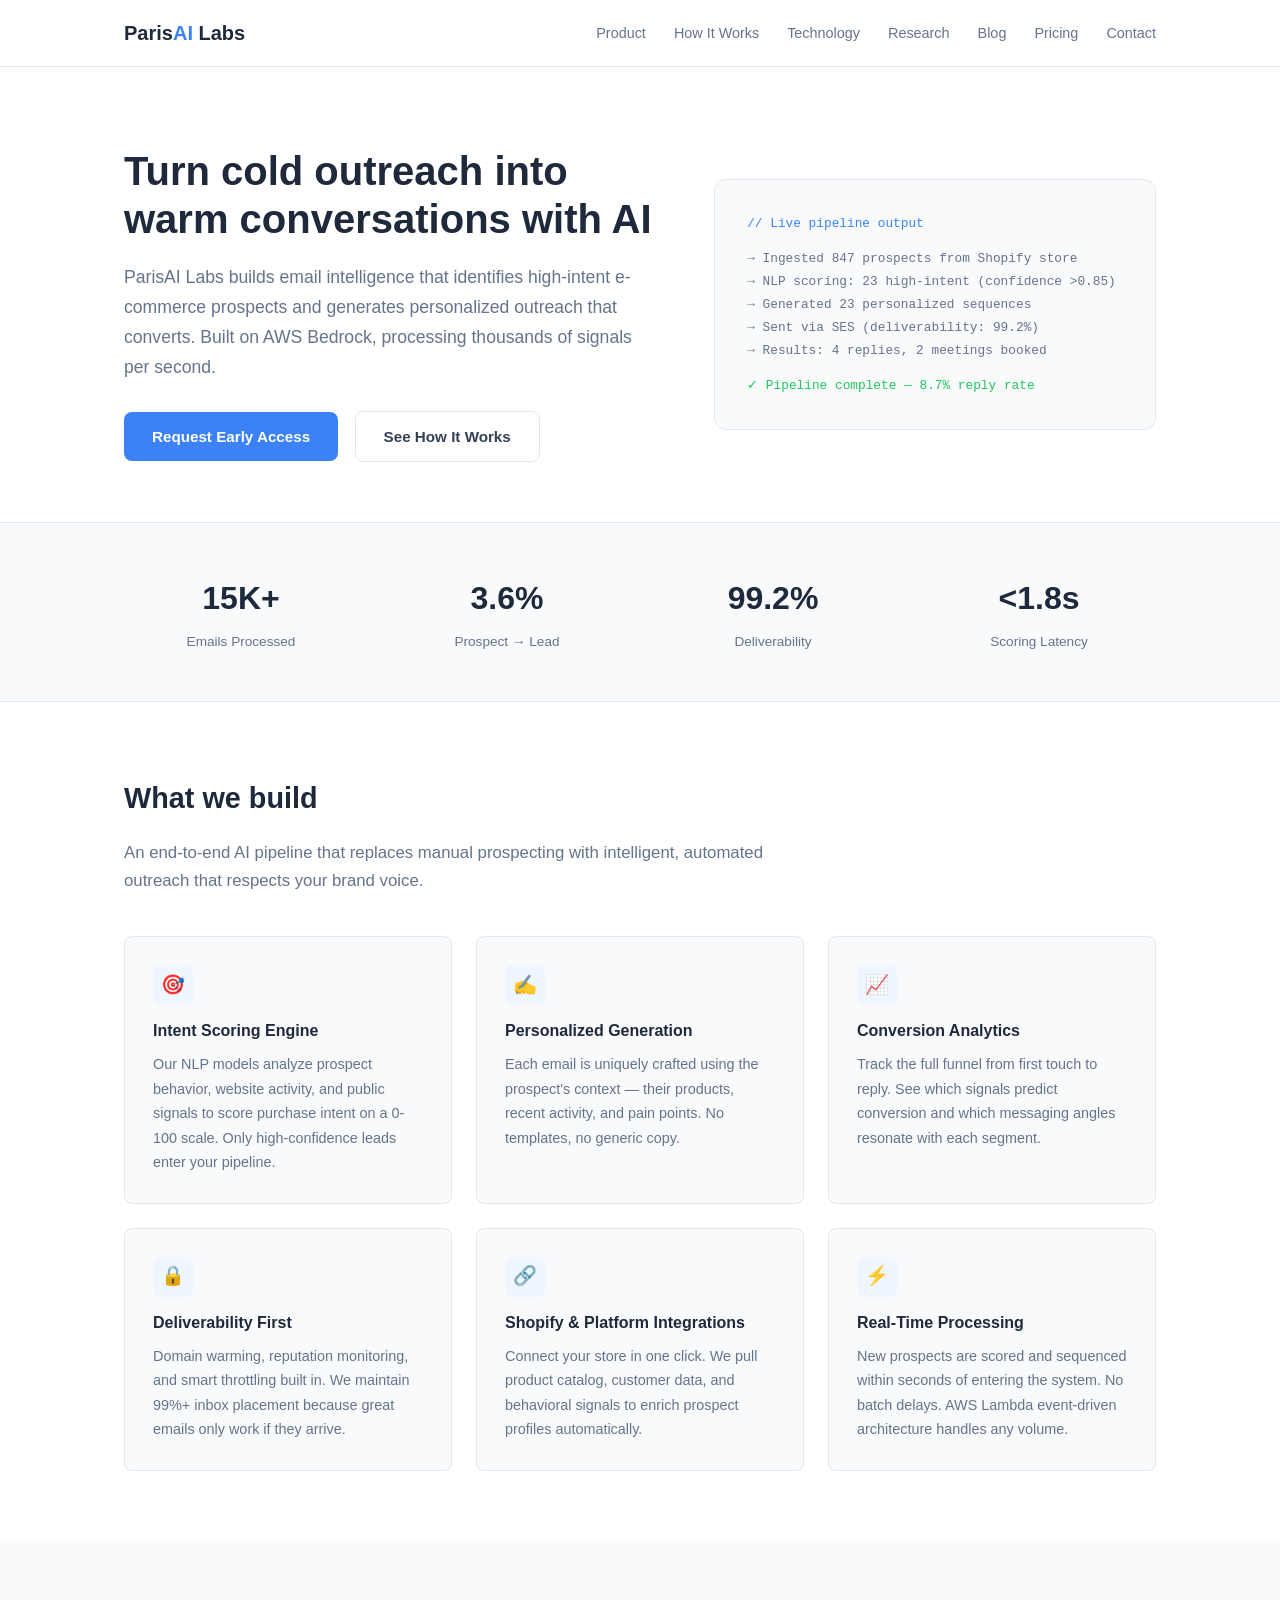
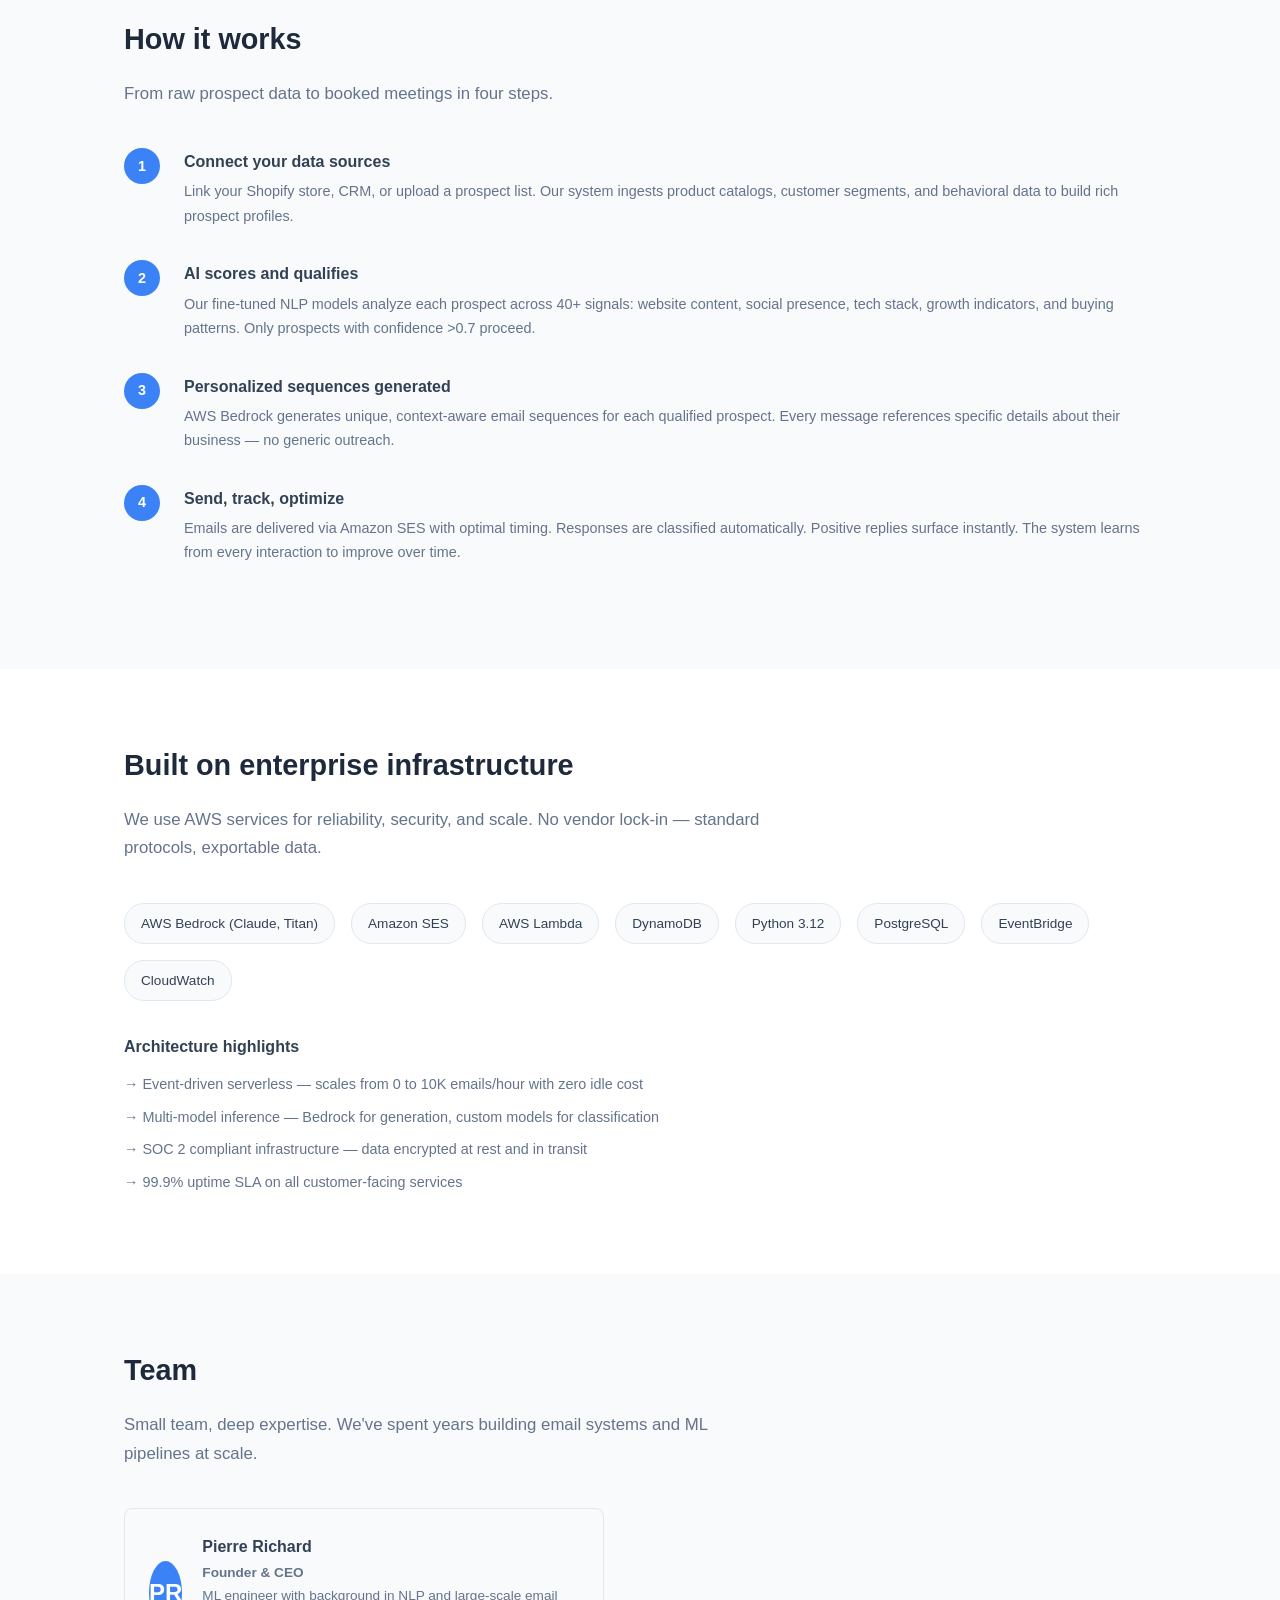
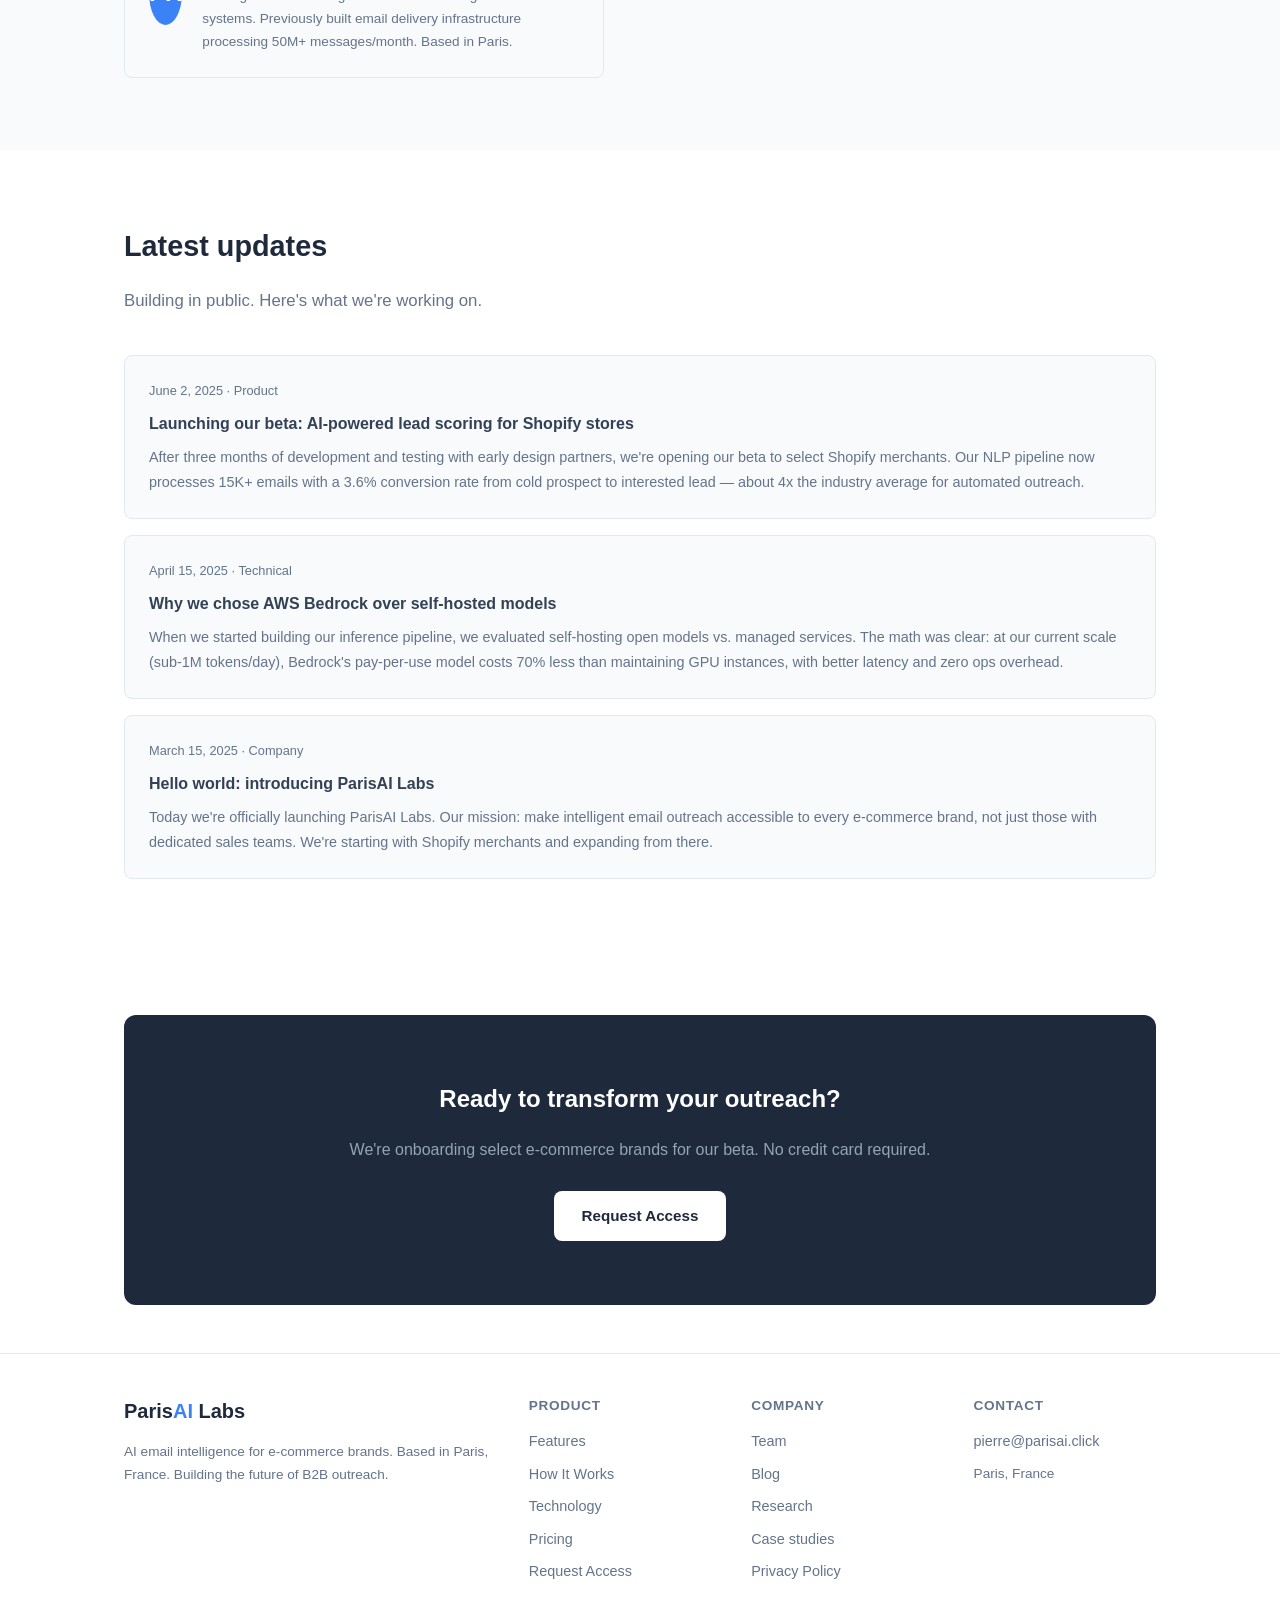
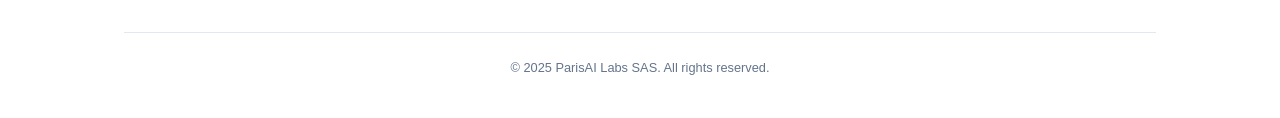
<file: index.html>
<!DOCTYPE html>
<html lang="en">
<head>
  <meta charset="UTF-8">
  <meta name="viewport" content="width=device-width, initial-scale=1.0">
  <title>ParisAI Labs — AI-Powered Email Intelligence for E-Commerce</title>
  <meta name="description" content="ParisAI Labs builds AI email intelligence that helps e-commerce brands convert prospects with NLP-powered lead scoring and personalized outreach at scale.">
  <meta name="keywords" content="AI email, email intelligence, e-commerce AI, lead scoring, NLP, personalized email, AWS Bedrock">
  <meta name="author" content="Pierre Richard">
  <meta name="robots" content="index, follow">
  <link rel="canonical" href="https://parisai.click/">
  <link rel="alternate" type="application/rss+xml" title="ParisAI Labs Blog" href="https://parisai.click/rss.xml">
  
  <!-- Open Graph -->
  <meta property="og:title" content="ParisAI Labs — AI Email Intelligence">
  <meta property="og:description" content="AI-powered lead scoring and personalized outreach for e-commerce brands.">
  <meta property="og:type" content="website">
  <meta property="og:url" content="https://parisai.click/">
  <meta property="og:locale" content="en_US">
  <meta property="og:site_name" content="ParisAI Labs">
  
  <!-- Twitter Card -->
  <meta name="twitter:card" content="summary_large_image">
  <meta name="twitter:title" content="ParisAI Labs — AI Email Intelligence">
  <meta name="twitter:description" content="NLP-powered lead scoring and personalized email outreach for e-commerce.">
  <meta property="og:image" content="https://parisai.click/og.png">
  <meta property="og:image:width" content="1200">
  <meta property="og:image:height" content="630">
  <meta name="twitter:image" content="https://parisai.click/og.png">
  
  <!-- Structured Data -->
  <script type="application/ld+json">
  {
    "@context": "https://schema.org",
    "@type": "Organization",
    "@id": "https://parisai.click/#organization",
    "name": "ParisAI Labs",
    "url": "https://parisai.click",
    "logo": "https://parisai.click/og.svg",
    "description": "AI-powered email intelligence platform for e-commerce brands",
    "foundingDate": "2025-03",
    "founder": {
      "@type": "Person",
      "@id": "https://parisai.click/#founder",
      "name": "Pierre Richard",
      "jobTitle": "CEO & Founder"
    },
    "address": {
      "@type": "PostalAddress",
      "addressLocality": "Paris",
      "addressCountry": "FR"
    },
    "sameAs": []
  }
  </script>
  
  <link rel="icon" href="data:image/svg+xml,<svg xmlns='http://www.w3.org/2000/svg' viewBox='0 0 100 100'><text y='.88em' font-size='80'>⚡</text></svg>">
  <style>
    :root {
      --primary: #1e293b;
      --accent: #3b82f6;
      --accent-hover: #2563eb;
      --text: #334155;
      --text-light: #64748b;
      --bg: #ffffff;
      --bg-alt: #f8fafc;
      --border: #e2e8f0;
      --radius: 8px;
    }
    * { margin: 0; padding: 0; box-sizing: border-box; }
    body { font-family: -apple-system, BlinkMacSystemFont, 'Inter', 'Segoe UI', sans-serif; color: var(--text); line-height: 1.7; background: var(--bg); }
    .container { max-width: 1080px; margin: 0 auto; padding: 0 24px; }
    a { color: var(--accent); text-decoration: none; }
    a:hover { text-decoration: underline; }
    
    /* Nav */
    nav { padding: 16px 0; border-bottom: 1px solid var(--border); position: sticky; top: 0; background: rgba(255,255,255,0.95); backdrop-filter: blur(8px); z-index: 100; }
    nav .container { display: flex; justify-content: space-between; align-items: center; }
    .logo { font-size: 1.25rem; font-weight: 700; color: var(--primary); }
    .logo span { color: var(--accent); }
    .nav-links { display: flex; gap: 28px; font-size: 0.9rem; }
    .nav-links a { color: var(--text-light); }
    .nav-links a:hover { color: var(--accent); text-decoration: none; }
    
    /* Hero */
    .hero { padding: 80px 0 60px; }
    .hero-grid { display: grid; grid-template-columns: 1.2fr 1fr; gap: 60px; align-items: center; }
    .hero h1 { font-size: 2.5rem; font-weight: 800; line-height: 1.2; color: var(--primary); margin-bottom: 20px; }
    .hero p { font-size: 1.1rem; color: var(--text-light); margin-bottom: 28px; }
    .btn { display: inline-block; background: var(--accent); color: #fff; padding: 12px 28px; border-radius: var(--radius); font-weight: 600; font-size: 0.95rem; transition: background 0.2s; }
    .btn:hover { background: var(--accent-hover); text-decoration: none; }
    .btn-outline { background: transparent; border: 1.5px solid var(--border); color: var(--text); margin-left: 12px; }
    .btn-outline:hover { border-color: var(--accent); color: var(--accent); }
    .hero-visual { background: var(--bg-alt); border: 1px solid var(--border); border-radius: 12px; padding: 32px; font-family: 'SF Mono', 'Fira Code', monospace; font-size: 0.8rem; color: var(--text-light); line-height: 1.8; }
    
    /* Metrics */
    .metrics { padding: 48px 0; background: var(--bg-alt); border-top: 1px solid var(--border); border-bottom: 1px solid var(--border); }
    .metrics-grid { display: grid; grid-template-columns: repeat(4, 1fr); gap: 32px; text-align: center; }
    .metric-value { font-size: 2rem; font-weight: 800; color: var(--primary); }
    .metric-label { font-size: 0.85rem; color: var(--text-light); margin-top: 4px; }
    
    /* Sections */
    section { padding: 72px 0; }
    section h2 { font-size: 1.8rem; font-weight: 700; color: var(--primary); margin-bottom: 16px; }
    section .subtitle { font-size: 1.05rem; color: var(--text-light); margin-bottom: 40px; max-width: 640px; }
    
    /* Features */
    .features-grid { display: grid; grid-template-columns: repeat(3, 1fr); gap: 24px; }
    .feature { background: var(--bg-alt); border: 1px solid var(--border); border-radius: var(--radius); padding: 28px; }
    .feature h3 { font-size: 1rem; margin: 12px 0 8px; color: var(--primary); }
    .feature p { font-size: 0.9rem; color: var(--text-light); }
    .feature-icon { width: 40px; height: 40px; background: #eff6ff; border-radius: 8px; display: flex; align-items: center; justify-content: center; font-size: 1.2rem; }
    
    /* How it works */
    .steps { counter-reset: step; }
    .step { display: flex; gap: 24px; margin-bottom: 32px; align-items: flex-start; }
    .step-num { counter-increment: step; flex-shrink: 0; width: 36px; height: 36px; background: var(--accent); color: #fff; border-radius: 50%; display: flex; align-items: center; justify-content: center; font-weight: 700; font-size: 0.9rem; }
    .step-num::after { content: counter(step); }
    .step-content h3 { font-size: 1rem; margin-bottom: 4px; }
    .step-content p { font-size: 0.9rem; color: var(--text-light); }
    
    /* Tech */
    .tech-stack { display: flex; gap: 16px; flex-wrap: wrap; }
    .tech-badge { padding: 8px 16px; background: var(--bg-alt); border: 1px solid var(--border); border-radius: 20px; font-size: 0.85rem; color: var(--text); }
    
    /* Team */
    .team-card { display: flex; gap: 20px; align-items: center; background: var(--bg-alt); border: 1px solid var(--border); border-radius: var(--radius); padding: 24px; max-width: 480px; }
    .team-avatar { width: 64px; height: 64px; background: var(--accent); border-radius: 50%; display: flex; align-items: center; justify-content: center; color: #fff; font-weight: 700; font-size: 1.5rem; }
    .team-info h3 { font-size: 1rem; }
    .team-info p { font-size: 0.85rem; color: var(--text-light); }
    
    /* Blog */
    .blog-post { background: var(--bg-alt); border: 1px solid var(--border); border-radius: var(--radius); padding: 24px; margin-bottom: 16px; }
    .blog-post h3 { font-size: 1rem; margin-bottom: 8px; }
    .blog-post .meta { font-size: 0.8rem; color: var(--text-light); margin-bottom: 8px; }
    .blog-post p { font-size: 0.9rem; color: var(--text-light); }
    
    /* CTA */
    .cta-section { background: var(--primary); color: #fff; text-align: center; padding: 64px 24px; border-radius: 12px; margin: 48px 0; }
    .cta-section h2 { color: #fff; margin-bottom: 16px; }
    .cta-section p { color: #94a3b8; margin-bottom: 28px; }
    .cta-section .btn { background: #fff; color: var(--primary); }
    
    /* Footer */
    footer { padding: 40px 0; border-top: 1px solid var(--border); }
    .footer-grid { display: grid; grid-template-columns: 2fr 1fr 1fr 1fr; gap: 40px; }
    .footer-col h4 { font-size: 0.85rem; font-weight: 600; margin-bottom: 12px; text-transform: uppercase; letter-spacing: 0.05em; color: var(--text-light); }
    .footer-col a { display: block; font-size: 0.9rem; color: var(--text-light); margin-bottom: 8px; }
    .footer-col p { font-size: 0.85rem; color: var(--text-light); }
    .copyright { text-align: center; margin-top: 40px; padding-top: 24px; border-top: 1px solid var(--border); font-size: 0.8rem; color: var(--text-light); }
    
    @media (max-width: 768px) {
      .hero-grid, .features-grid, .metrics-grid, .footer-grid { grid-template-columns: 1fr; }
      .hero h1 { font-size: 1.8rem; }
      .nav-links { display: none; }
    }
  </style>
</head>
<body>
  <nav>
    <div class="container">
      <div class="logo">Paris<span>AI</span> Labs</div>
      <div class="nav-links">
        <a href="#product">Product</a>
        <a href="#how-it-works">How It Works</a>
        <a href="#technology">Technology</a>
        <a href="/research/">Research</a>
        <a href="/blog/">Blog</a>
        <a href="/pricing/">Pricing</a>
        <a href="mailto:pierre@parisai.click">Contact</a>
      </div>
    </div>
  </nav>

  <!-- Hero -->
  <section class="hero">
    <div class="container">
      <div class="hero-grid">
        <div>
          <h1>Turn cold outreach into warm conversations with AI</h1>
          <p>ParisAI Labs builds email intelligence that identifies high-intent e-commerce prospects and generates personalized outreach that converts. Built on AWS Bedrock, processing thousands of signals per second.</p>
          <a href="mailto:pierre@parisai.click" class="btn">Request Early Access</a>
          <a href="#how-it-works" class="btn btn-outline">See How It Works</a>
        </div>
        <div class="hero-visual">
          <div style="margin-bottom:12px;color:#3b82f6;">// Live pipeline output</div>
          <div>→ Ingested 847 prospects from Shopify store</div>
          <div>→ NLP scoring: 23 high-intent (confidence &gt;0.85)</div>
          <div>→ Generated 23 personalized sequences</div>
          <div>→ Sent via SES (deliverability: 99.2%)</div>
          <div>→ Results: 4 replies, 2 meetings booked</div>
          <div style="margin-top:12px;color:#22c55e;">✓ Pipeline complete — 8.7% reply rate</div>
        </div>
      </div>
    </div>
  </section>

  <!-- Metrics -->
  <div class="metrics">
    <div class="container">
      <div class="metrics-grid">
        <div><div class="metric-value">15K+</div><div class="metric-label">Emails Processed</div></div>
        <div><div class="metric-value">3.6%</div><div class="metric-label">Prospect → Lead</div></div>
        <div><div class="metric-value">99.2%</div><div class="metric-label">Deliverability</div></div>
        <div><div class="metric-value">&lt;1.8s</div><div class="metric-label">Scoring Latency</div></div>
      </div>
    </div>
  </div>

  <!-- Product -->
  <section id="product">
    <div class="container">
      <h2>What we build</h2>
      <p class="subtitle">An end-to-end AI pipeline that replaces manual prospecting with intelligent, automated outreach that respects your brand voice.</p>
      <div class="features-grid">
        <div class="feature">
          <div class="feature-icon">🎯</div>
          <h3>Intent Scoring Engine</h3>
          <p>Our NLP models analyze prospect behavior, website activity, and public signals to score purchase intent on a 0-100 scale. Only high-confidence leads enter your pipeline.</p>
        </div>
        <div class="feature">
          <div class="feature-icon">✍️</div>
          <h3>Personalized Generation</h3>
          <p>Each email is uniquely crafted using the prospect's context — their products, recent activity, and pain points. No templates, no generic copy.</p>
        </div>
        <div class="feature">
          <div class="feature-icon">📈</div>
          <h3>Conversion Analytics</h3>
          <p>Track the full funnel from first touch to reply. See which signals predict conversion and which messaging angles resonate with each segment.</p>
        </div>
        <div class="feature">
          <div class="feature-icon">🔒</div>
          <h3>Deliverability First</h3>
          <p>Domain warming, reputation monitoring, and smart throttling built in. We maintain 99%+ inbox placement because great emails only work if they arrive.</p>
        </div>
        <div class="feature">
          <div class="feature-icon">🔗</div>
          <h3>Shopify & Platform Integrations</h3>
          <p>Connect your store in one click. We pull product catalog, customer data, and behavioral signals to enrich prospect profiles automatically.</p>
        </div>
        <div class="feature">
          <div class="feature-icon">⚡</div>
          <h3>Real-Time Processing</h3>
          <p>New prospects are scored and sequenced within seconds of entering the system. No batch delays. AWS Lambda event-driven architecture handles any volume.</p>
        </div>
      </div>
    </div>
  </section>

  <!-- How It Works -->
  <section id="how-it-works" style="background: var(--bg-alt);">
    <div class="container">
      <h2>How it works</h2>
      <p class="subtitle">From raw prospect data to booked meetings in four steps.</p>
      <div class="steps">
        <div class="step">
          <div class="step-num"></div>
          <div class="step-content">
            <h3>Connect your data sources</h3>
            <p>Link your Shopify store, CRM, or upload a prospect list. Our system ingests product catalogs, customer segments, and behavioral data to build rich prospect profiles.</p>
          </div>
        </div>
        <div class="step">
          <div class="step-num"></div>
          <div class="step-content">
            <h3>AI scores and qualifies</h3>
            <p>Our fine-tuned NLP models analyze each prospect across 40+ signals: website content, social presence, tech stack, growth indicators, and buying patterns. Only prospects with confidence &gt;0.7 proceed.</p>
          </div>
        </div>
        <div class="step">
          <div class="step-num"></div>
          <div class="step-content">
            <h3>Personalized sequences generated</h3>
            <p>AWS Bedrock generates unique, context-aware email sequences for each qualified prospect. Every message references specific details about their business — no generic outreach.</p>
          </div>
        </div>
        <div class="step">
          <div class="step-num"></div>
          <div class="step-content">
            <h3>Send, track, optimize</h3>
            <p>Emails are delivered via Amazon SES with optimal timing. Responses are classified automatically. Positive replies surface instantly. The system learns from every interaction to improve over time.</p>
          </div>
        </div>
      </div>
    </div>
  </section>

  <!-- Technology -->
  <section id="technology">
    <div class="container">
      <h2>Built on enterprise infrastructure</h2>
      <p class="subtitle">We use AWS services for reliability, security, and scale. No vendor lock-in — standard protocols, exportable data.</p>
      <div class="tech-stack">
        <span class="tech-badge">AWS Bedrock (Claude, Titan)</span>
        <span class="tech-badge">Amazon SES</span>
        <span class="tech-badge">AWS Lambda</span>
        <span class="tech-badge">DynamoDB</span>
        <span class="tech-badge">Python 3.12</span>
        <span class="tech-badge">PostgreSQL</span>
        <span class="tech-badge">EventBridge</span>
        <span class="tech-badge">CloudWatch</span>
      </div>
      <div style="margin-top: 32px;">
        <h3 style="font-size: 1rem; margin-bottom: 12px;">Architecture highlights</h3>
        <ul style="list-style: none; font-size: 0.9rem; color: var(--text-light);">
          <li style="margin-bottom: 8px;">→ Event-driven serverless — scales from 0 to 10K emails/hour with zero idle cost</li>
          <li style="margin-bottom: 8px;">→ Multi-model inference — Bedrock for generation, custom models for classification</li>
          <li style="margin-bottom: 8px;">→ SOC 2 compliant infrastructure — data encrypted at rest and in transit</li>
          <li style="margin-bottom: 8px;">→ 99.9% uptime SLA on all customer-facing services</li>
        </ul>
      </div>
    </div>
  </section>

  <!-- Team -->
  <section id="team" style="background: var(--bg-alt);">
    <div class="container">
      <h2>Team</h2>
      <p class="subtitle">Small team, deep expertise. We've spent years building email systems and ML pipelines at scale.</p>
      <div class="team-card">
        <div class="team-avatar">PR</div>
        <div class="team-info">
          <h3>Pierre Richard</h3>
          <p><strong>Founder & CEO</strong></p>
          <p>ML engineer with background in NLP and large-scale email systems. Previously built email delivery infrastructure processing 50M+ messages/month. Based in Paris.</p>
        </div>
      </div>
    </div>
  </section>

  <!-- Blog / Updates -->
  <section id="blog">
    <div class="container">
      <h2>Latest updates</h2>
      <p class="subtitle">Building in public. Here's what we're working on.</p>
      <div class="blog-post">
        <div class="meta">June 2, 2025 · Product</div>
        <h3>Launching our beta: AI-powered lead scoring for Shopify stores</h3>
        <p>After three months of development and testing with early design partners, we're opening our beta to select Shopify merchants. Our NLP pipeline now processes 15K+ emails with a 3.6% conversion rate from cold prospect to interested lead — about 4x the industry average for automated outreach.</p>
      </div>
      <div class="blog-post">
        <div class="meta">April 15, 2025 · Technical</div>
        <h3>Why we chose AWS Bedrock over self-hosted models</h3>
        <p>When we started building our inference pipeline, we evaluated self-hosting open models vs. managed services. The math was clear: at our current scale (sub-1M tokens/day), Bedrock's pay-per-use model costs 70% less than maintaining GPU instances, with better latency and zero ops overhead.</p>
      </div>
      <div class="blog-post">
        <div class="meta">March 15, 2025 · Company</div>
        <h3>Hello world: introducing ParisAI Labs</h3>
        <p>Today we're officially launching ParisAI Labs. Our mission: make intelligent email outreach accessible to every e-commerce brand, not just those with dedicated sales teams. We're starting with Shopify merchants and expanding from there.</p>
      </div>
    </div>
  </section>

  <!-- CTA -->
  <div class="container">
    <div class="cta-section">
      <h2>Ready to transform your outreach?</h2>
      <p>We're onboarding select e-commerce brands for our beta. No credit card required.</p>
      <a href="mailto:pierre@parisai.click" class="btn">Request Access</a>
    </div>
  </div>

  <!-- Footer -->
  <footer>
    <div class="container">
      <div class="footer-grid">
        <div class="footer-col">
          <div class="logo" style="margin-bottom: 12px;">Paris<span>AI</span> Labs</div>
          <p>AI email intelligence for e-commerce brands. Based in Paris, France. Building the future of B2B outreach.</p>
        </div>
        <div class="footer-col">
          <h4>Product</h4>
          <a href="#product">Features</a>
          <a href="#how-it-works">How It Works</a>
          <a href="#technology">Technology</a>
          <a href="/pricing/">Pricing</a>
          <a href="mailto:pierre@parisai.click">Request Access</a>
        </div>
        <div class="footer-col">
          <h4>Company</h4>
          <a href="#team">Team</a>
          <a href="/blog/">Blog</a>
          <a href="/research/">Research</a>
          <a href="/case-studies/">Case studies</a>
          <a href="privacy.html">Privacy Policy</a>
        </div>
        <div class="footer-col">
          <h4>Contact</h4>
          <a href="mailto:pierre@parisai.click">pierre@parisai.click</a>
          <p style="margin-top: 8px;">Paris, France</p>
        </div>
      </div>
      <div class="copyright">
        &copy; 2025 ParisAI Labs SAS. All rights reserved.
      </div>
    </div>
  </footer>
</body>
</html>
</file>
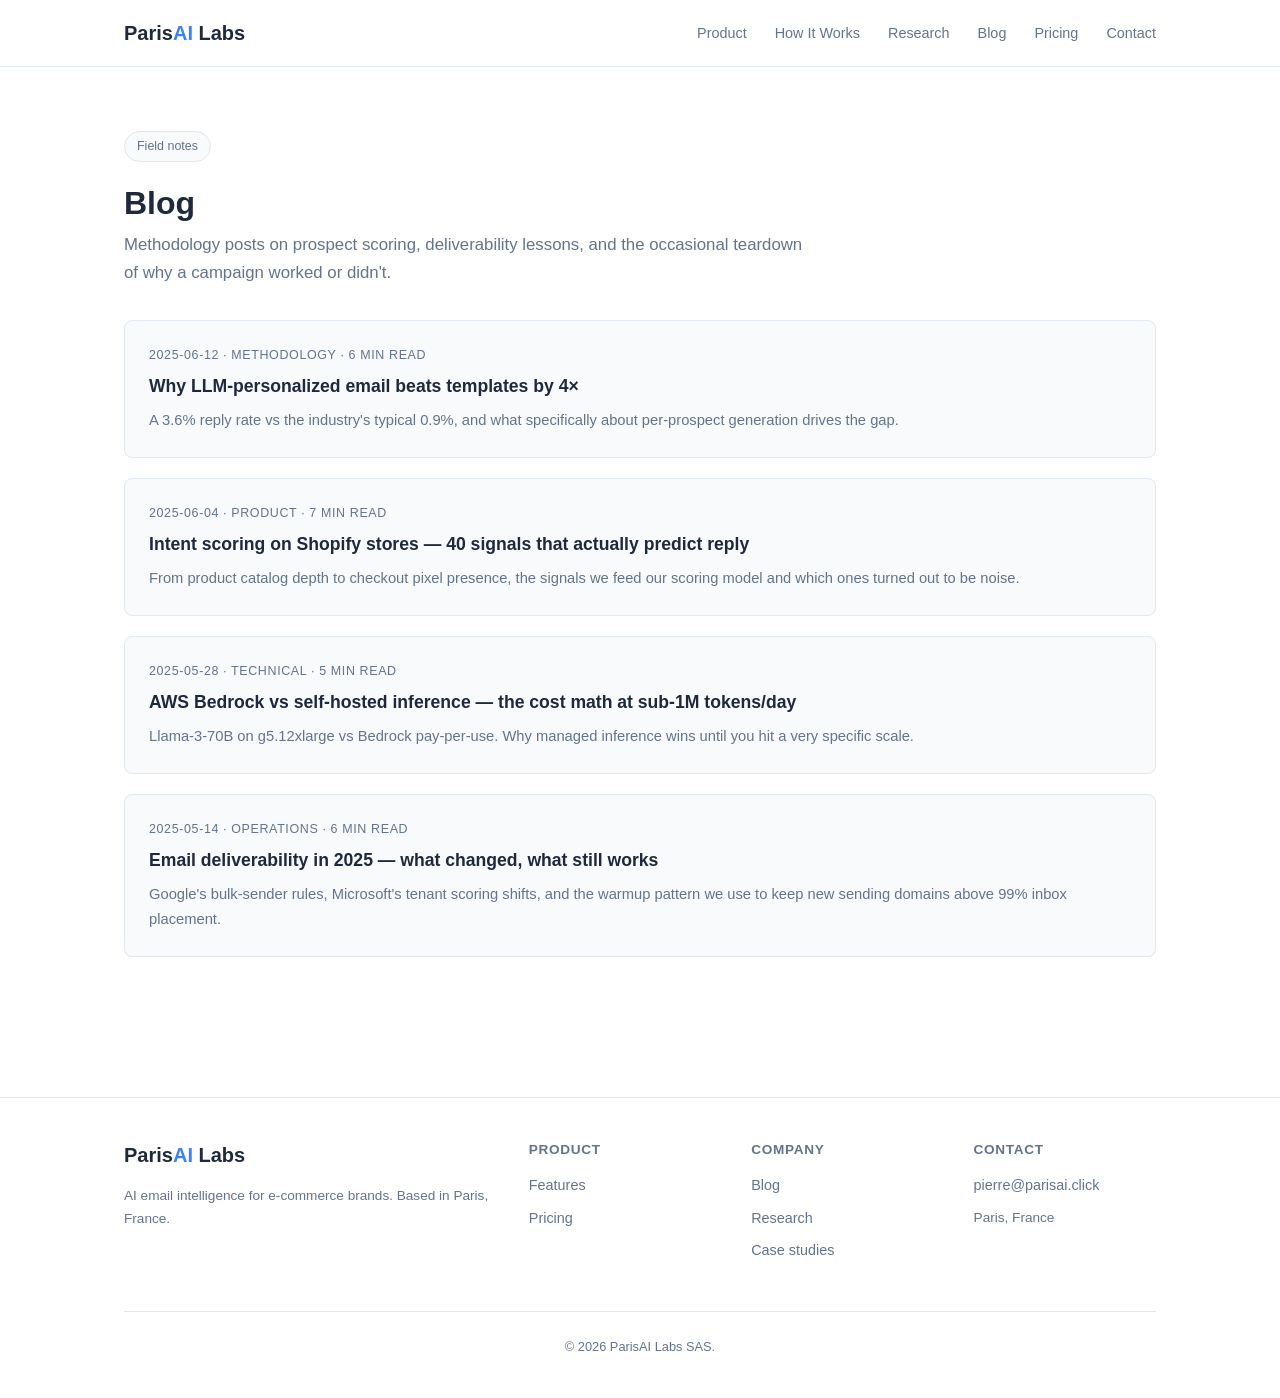
<file: blog/index.html>
<!DOCTYPE html>
<html lang="en">
<head>
  <meta charset="UTF-8">
  <meta name="viewport" content="width=device-width, initial-scale=1.0">
  <title>Blog — ParisAI Labs</title>
  <meta name="description" content="Field notes from ParisAI Labs on AI email intelligence, prospect scoring, deliverability, and what we are learning building on AWS Bedrock.">
  <meta name="robots" content="index, follow">
  <link rel="canonical" href="https://parisai.click/blog/">
  <meta property="og:title" content="Blog — ParisAI Labs">
  <meta property="og:description" content="Field notes on AI email intelligence and prospect scoring.">
  <meta property="og:url" content="https://parisai.click/blog/">
  <meta property="og:type" content="website">
  <meta property="og:site_name" content="ParisAI Labs">
  <meta property="og:locale" content="en_US">
  <meta name="twitter:card" content="summary_large_image">
  <meta name="twitter:title" content="Blog — ParisAI Labs">
  <meta name="twitter:description" content="Field notes on AI email intelligence and prospect scoring.">
  <meta property="og:image" content="https://parisai.click/og.png">
  <meta property="og:image:width" content="1200">
  <meta property="og:image:height" content="630">
  <meta name="twitter:image" content="https://parisai.click/og.png">
  <link rel="icon" href="data:image/svg+xml,<svg xmlns='http://www.w3.org/2000/svg' viewBox='0 0 100 100'><text y='.88em' font-size='80'>⚡</text></svg>">
  <link rel="stylesheet" href="/assets/site.css">
  <link rel="alternate" type="application/rss+xml" title="ParisAI Labs Blog" href="https://parisai.click/rss.xml">
  <script type="application/ld+json">{"@context":"https://schema.org","@graph":[{"@type":"WebSite","@id":"https://parisai.click/#website","url":"https://parisai.click","name":"ParisAI Labs","description":"AI email intelligence for e-commerce brands","publisher":{"@id":"https://parisai.click/#organization"},"inLanguage":"en"},{"@type":"Organization","@id":"https://parisai.click/#organization","name":"ParisAI Labs","alternateName":"ParisAI Labs SAS","url":"https://parisai.click","logo":"https://parisai.click/og.svg","description":"AI-powered email intelligence platform for e-commerce brands","foundingDate":"2025-03","foundingLocation":{"@type":"Place","name":"Paris, France"},"address":{"@type":"PostalAddress","addressLocality":"Paris","addressCountry":"FR"},"founder":{"@id":"https://parisai.click/#founder"},"email":"pierre@parisai.click"},{"@type":"Person","@id":"https://parisai.click/#founder","name":"Pierre Richard","jobTitle":"CEO & Founder","worksFor":{"@id":"https://parisai.click/#organization"}},{"@type":"CollectionPage","@id":"https://parisai.click/blog/#collection","name":"Blog — ParisAI Labs","url":"https://parisai.click/blog/","isPartOf":{"@id":"https://parisai.click/#website"},"about":{"@id":"https://parisai.click/#organization"}},{"@type":"Blog","@id":"https://parisai.click/blog/#blog","name":"ParisAI Labs Blog","description":"Field notes on AI email intelligence, prospect scoring, and deliverability.","url":"https://parisai.click/blog/","publisher":{"@id":"https://parisai.click/#organization"}},{"@type":"BreadcrumbList","itemListElement":[{"@type":"ListItem","position":1,"name":"Home","item":"https://parisai.click/"},{"@type":"ListItem","position":2,"name":"Blog","item":"https://parisai.click/blog/"}]}]}</script>
</head>
<body>
  <nav>
    <div class="container">
      <a href="/" class="logo" style="text-decoration:none">Paris<span>AI</span> Labs</a>
      <div class="nav-links">
        <a href="/#product">Product</a>
        <a href="/#how-it-works">How It Works</a>
        <a href="/research/">Research</a>
        <a href="/blog/">Blog</a>
        <a href="/pricing/">Pricing</a>
        <a href="mailto:pierre@parisai.click">Contact</a>
      </div>
    </div>
  </nav>

  <section style="padding: 64px 0 16px;">
    <div class="container">
      <span class="pill">Field notes</span>
      <h1 style="font-size: 2rem; font-weight: 800; color: var(--primary); margin-top: 14px;">Blog</h1>
      <p style="color: var(--text-light); max-width: 680px; font-size: 1.05rem;">
        Methodology posts on prospect scoring, deliverability lessons, and the occasional teardown of
        why a campaign worked or didn't.
      </p>
    </div>
  </section>

  <section style="padding: 16px 0 80px;">
    <div class="container">
      <div class="post-list">
        <a href="/blog/why-llm-personalization-beats-templates/" class="post-card"><div class="meta">2025-06-12 · methodology · 6 min read</div><h3>Why LLM-personalized email beats templates by 4×</h3><p>A 3.6% reply rate vs the industry's typical 0.9%, and what specifically about per-prospect generation drives the gap.</p></a>
<a href="/blog/intent-scoring-on-shopify-stores/" class="post-card"><div class="meta">2025-06-04 · product · 7 min read</div><h3>Intent scoring on Shopify stores — 40 signals that actually predict reply</h3><p>From product catalog depth to checkout pixel presence, the signals we feed our scoring model and which ones turned out to be noise.</p></a>
<a href="/blog/aws-bedrock-vs-self-hosted-inference/" class="post-card"><div class="meta">2025-05-28 · technical · 5 min read</div><h3>AWS Bedrock vs self-hosted inference — the cost math at sub-1M tokens/day</h3><p>Llama-3-70B on g5.12xlarge vs Bedrock pay-per-use. Why managed inference wins until you hit a very specific scale.</p></a>
<a href="/blog/email-deliverability-warmup-2025/" class="post-card"><div class="meta">2025-05-14 · operations · 6 min read</div><h3>Email deliverability in 2025 — what changed, what still works</h3><p>Google's bulk-sender rules, Microsoft's tenant scoring shifts, and the warmup pattern we use to keep new sending domains above 99% inbox placement.</p></a>
      </div>
    </div>
  </section>

  <footer>
    <div class="container">
      <div class="footer-grid">
        <div class="footer-col">
          <div class="logo" style="margin-bottom: 12px;">Paris<span>AI</span> Labs</div>
          <p>AI email intelligence for e-commerce brands. Based in Paris, France.</p>
        </div>
        <div class="footer-col">
          <h4>Product</h4>
          <a href="/#product">Features</a>
          <a href="/pricing/">Pricing</a>
        </div>
        <div class="footer-col">
          <h4>Company</h4>
          <a href="/blog/">Blog</a>
          <a href="/research/">Research</a>
          <a href="/case-studies/">Case studies</a>
        </div>
        <div class="footer-col">
          <h4>Contact</h4>
          <a href="mailto:pierre@parisai.click">pierre@parisai.click</a>
          <p style="margin-top: 8px;">Paris, France</p>
        </div>
      </div>
      <div class="copyright">&copy; 2026 ParisAI Labs SAS.</div>
    </div>
  </footer>
</body>
</html>
</file>
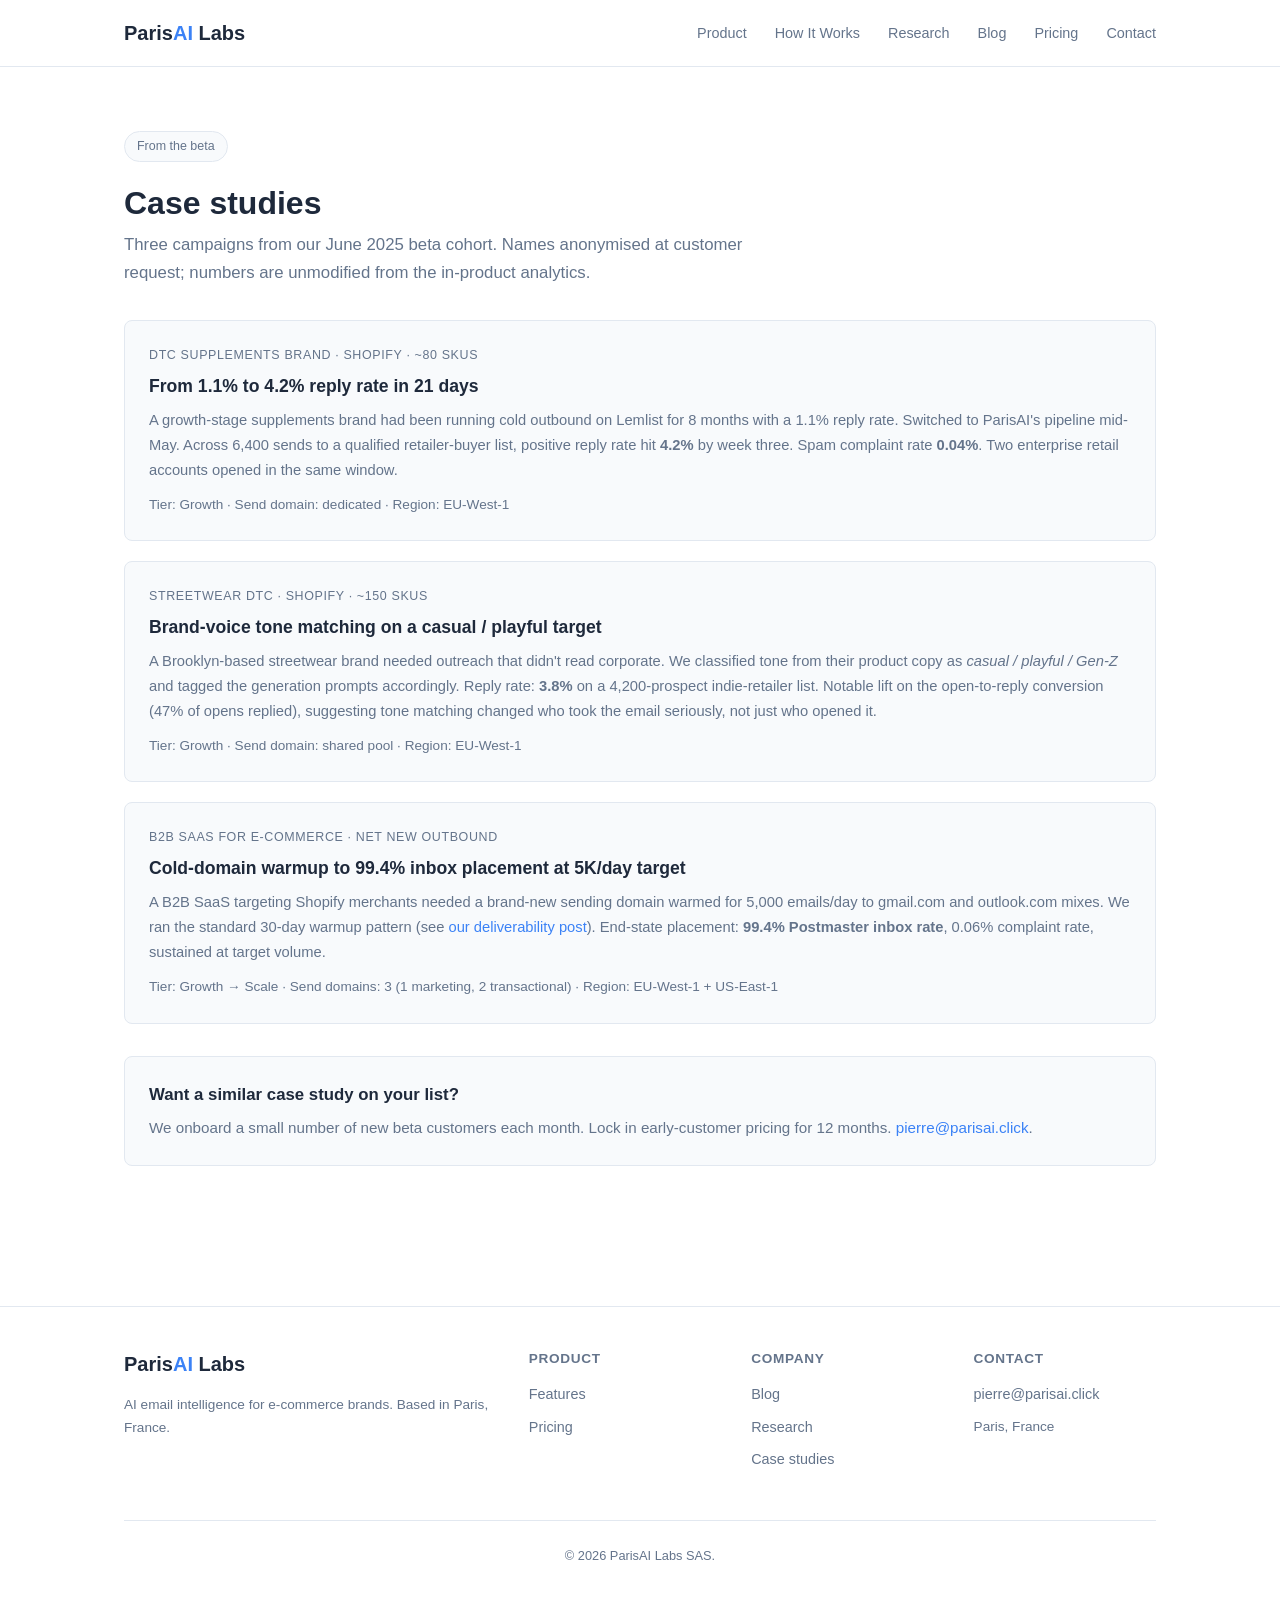
<file: case-studies/index.html>
<!DOCTYPE html>
<html lang="en">
<head>
  <meta charset="UTF-8">
  <meta name="viewport" content="width=device-width, initial-scale=1.0">
  <title>Case studies — ParisAI Labs</title>
  <meta name="description" content="Real campaigns, real numbers. How ParisAI Labs customers use AI email intelligence to improve reply rates and deliverability.">
  <meta name="robots" content="index, follow">
  <link rel="canonical" href="https://parisai.click/case-studies/">
  <meta property="og:title" content="Case studies — ParisAI Labs">
  <meta property="og:description" content="Real campaigns, real numbers, real customers.">
  <meta property="og:url" content="https://parisai.click/case-studies/">
  <meta property="og:type" content="website">
  <meta property="og:site_name" content="ParisAI Labs">
  <meta property="og:locale" content="en_US">
  <meta name="twitter:card" content="summary_large_image">
  <meta name="twitter:title" content="Case studies — ParisAI Labs">
  <meta name="twitter:description" content="Real campaigns, real numbers, real customers.">
  <meta property="og:image" content="https://parisai.click/og.png">
  <meta property="og:image:width" content="1200">
  <meta property="og:image:height" content="630">
  <meta name="twitter:image" content="https://parisai.click/og.png">
  <link rel="icon" href="data:image/svg+xml,<svg xmlns='http://www.w3.org/2000/svg' viewBox='0 0 100 100'><text y='.88em' font-size='80'>⚡</text></svg>">
  <link rel="stylesheet" href="/assets/site.css">
  <script type="application/ld+json">{"@context":"https://schema.org","@graph":[{"@type":"WebSite","@id":"https://parisai.click/#website","url":"https://parisai.click","name":"ParisAI Labs","description":"AI email intelligence for e-commerce brands","publisher":{"@id":"https://parisai.click/#organization"},"inLanguage":"en"},{"@type":"Organization","@id":"https://parisai.click/#organization","name":"ParisAI Labs","alternateName":"ParisAI Labs SAS","url":"https://parisai.click","logo":"https://parisai.click/og.svg","description":"AI-powered email intelligence platform for e-commerce brands","foundingDate":"2025-03","foundingLocation":{"@type":"Place","name":"Paris, France"},"address":{"@type":"PostalAddress","addressLocality":"Paris","addressCountry":"FR"},"founder":{"@id":"https://parisai.click/#founder"},"email":"pierre@parisai.click"},{"@type":"Person","@id":"https://parisai.click/#founder","name":"Pierre Richard","jobTitle":"CEO & Founder","worksFor":{"@id":"https://parisai.click/#organization"}},{"@type":"CollectionPage","@id":"https://parisai.click/case-studies/#page","name":"Case studies — ParisAI Labs","url":"https://parisai.click/case-studies/","isPartOf":{"@id":"https://parisai.click/#website"}},{"@type":"BreadcrumbList","itemListElement":[{"@type":"ListItem","position":1,"name":"Home","item":"https://parisai.click/"},{"@type":"ListItem","position":2,"name":"Case studies","item":"https://parisai.click/case-studies/"}]}]}</script>
</head>
<body>
  <nav>
    <div class="container">
      <a href="/" class="logo" style="text-decoration:none">Paris<span>AI</span> Labs</a>
      <div class="nav-links">
        <a href="/#product">Product</a>
        <a href="/#how-it-works">How It Works</a>
        <a href="/research/">Research</a>
        <a href="/blog/">Blog</a>
        <a href="/pricing/">Pricing</a>
        <a href="mailto:pierre@parisai.click">Contact</a>
      </div>
    </div>
  </nav>

  <section style="padding: 64px 0 16px;">
    <div class="container">
      <span class="pill">From the beta</span>
      <h1 style="font-size: 2rem; font-weight: 800; color: var(--primary); margin-top: 14px;">Case studies</h1>
      <p style="color: var(--text-light); max-width: 680px; font-size: 1.05rem;">
        Three campaigns from our June 2025 beta cohort. Names anonymised at customer request;
        numbers are unmodified from the in-product analytics.
      </p>
    </div>
  </section>

  <section style="padding: 16px 0 80px;">
    <div class="container">
      <div class="post-list">
        <div class="post-card" style="cursor:default;">
          <div class="meta">DTC supplements brand · Shopify · ~80 SKUs</div>
          <h3>From 1.1% to 4.2% reply rate in 21 days</h3>
          <p>
            A growth-stage supplements brand had been running cold outbound on Lemlist for 8 months
            with a 1.1% reply rate. Switched to ParisAI's pipeline mid-May. Across 6,400 sends to a
            qualified retailer-buyer list, positive reply rate hit <strong>4.2%</strong> by week three.
            Spam complaint rate <strong>0.04%</strong>. Two enterprise retail accounts opened in the same
            window.
          </p>
          <p style="font-size: 0.85rem; color: var(--text-light); margin-top: 10px;">Tier: Growth · Send domain: dedicated · Region: EU-West-1</p>
        </div>

        <div class="post-card" style="cursor:default;">
          <div class="meta">Streetwear DTC · Shopify · ~150 SKUs</div>
          <h3>Brand-voice tone matching on a casual / playful target</h3>
          <p>
            A Brooklyn-based streetwear brand needed outreach that didn't read corporate. We classified
            tone from their product copy as <em>casual / playful / Gen-Z</em> and tagged the generation
            prompts accordingly. Reply rate: <strong>3.8%</strong> on a 4,200-prospect indie-retailer
            list. Notable lift on the open-to-reply conversion (47% of opens replied), suggesting tone
            matching changed who took the email seriously, not just who opened it.
          </p>
          <p style="font-size: 0.85rem; color: var(--text-light); margin-top: 10px;">Tier: Growth · Send domain: shared pool · Region: EU-West-1</p>
        </div>

        <div class="post-card" style="cursor:default;">
          <div class="meta">B2B SaaS for e-commerce · Net new outbound</div>
          <h3>Cold-domain warmup to 99.4% inbox placement at 5K/day target</h3>
          <p>
            A B2B SaaS targeting Shopify merchants needed a brand-new sending domain warmed for 5,000
            emails/day to gmail.com and outlook.com mixes. We ran the standard 30-day warmup pattern
            (see <a href="/blog/email-deliverability-warmup-2025/">our deliverability post</a>). End-state
            placement: <strong>99.4% Postmaster inbox rate</strong>, 0.06% complaint rate, sustained at
            target volume.
          </p>
          <p style="font-size: 0.85rem; color: var(--text-light); margin-top: 10px;">Tier: Growth → Scale · Send domains: 3 (1 marketing, 2 transactional) · Region: EU-West-1 + US-East-1</p>
        </div>
      </div>

      <div style="margin-top: 32px; padding: 24px; background: var(--bg-alt); border: 1px solid var(--border); border-radius: var(--radius);">
        <h3 style="font-size: 1.05rem; color: var(--primary); margin-bottom: 6px;">Want a similar case study on your list?</h3>
        <p style="color: var(--text-light); font-size: 0.95rem;">
          We onboard a small number of new beta customers each month. Lock in early-customer pricing
          for 12 months. <a href="mailto:pierre@parisai.click">pierre@parisai.click</a>.
        </p>
      </div>
    </div>
  </section>

  <footer>
    <div class="container">
      <div class="footer-grid">
        <div class="footer-col">
          <div class="logo" style="margin-bottom: 12px;">Paris<span>AI</span> Labs</div>
          <p>AI email intelligence for e-commerce brands. Based in Paris, France.</p>
        </div>
        <div class="footer-col">
          <h4>Product</h4>
          <a href="/#product">Features</a>
          <a href="/pricing/">Pricing</a>
        </div>
        <div class="footer-col">
          <h4>Company</h4>
          <a href="/blog/">Blog</a>
          <a href="/research/">Research</a>
          <a href="/case-studies/">Case studies</a>
        </div>
        <div class="footer-col">
          <h4>Contact</h4>
          <a href="mailto:pierre@parisai.click">pierre@parisai.click</a>
          <p style="margin-top: 8px;">Paris, France</p>
        </div>
      </div>
      <div class="copyright">&copy; 2026 ParisAI Labs SAS.</div>
    </div>
  </footer>
</body>
</html>
</file>
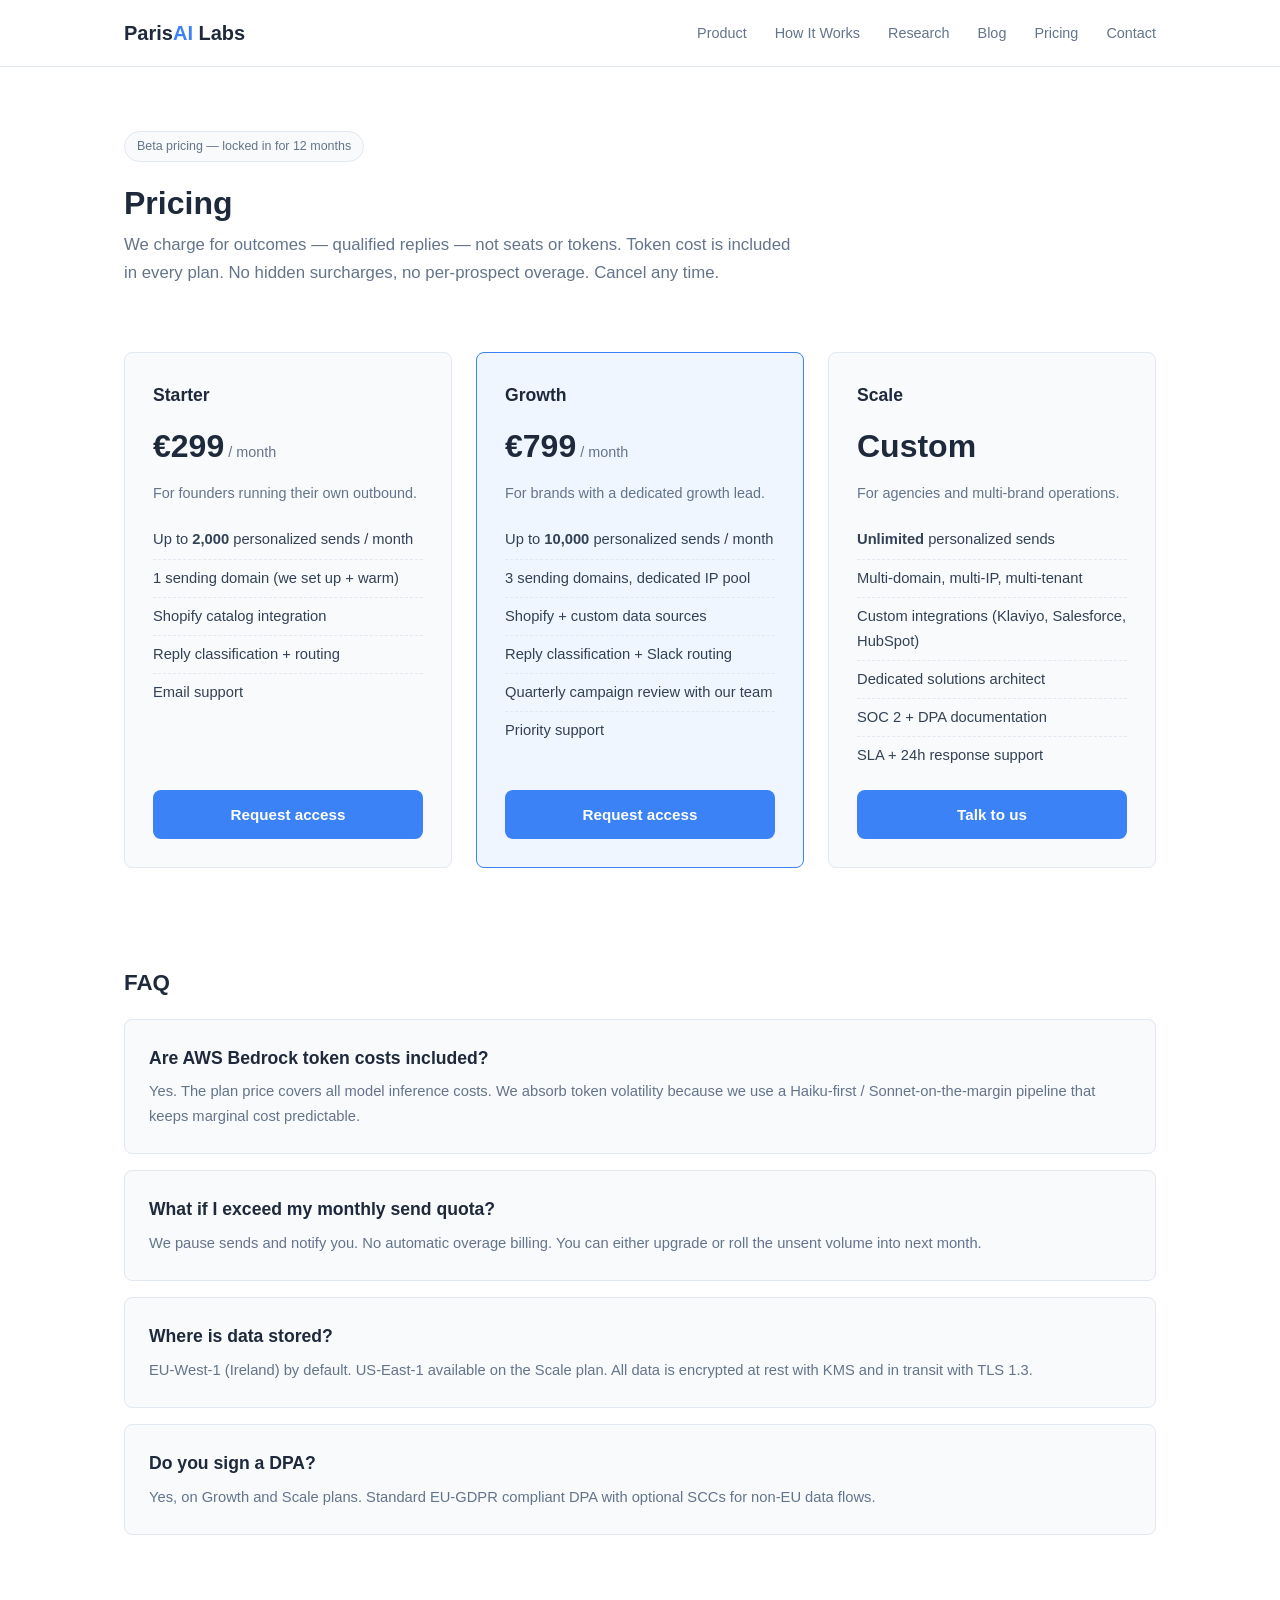
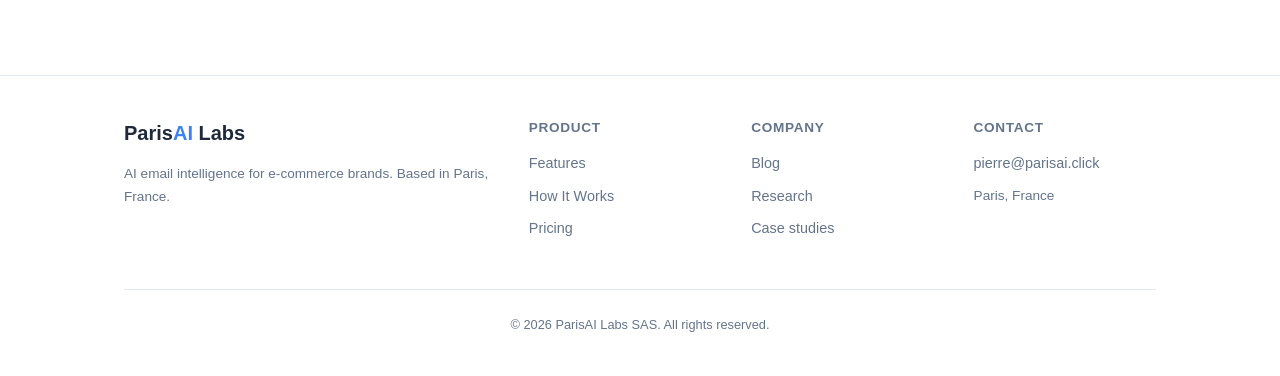
<file: pricing/index.html>
<!DOCTYPE html>
<html lang="en">
<head>
  <meta charset="UTF-8">
  <meta name="viewport" content="width=device-width, initial-scale=1.0">
  <title>Pricing — ParisAI Labs</title>
  <meta name="description" content="Simple pricing for ParisAI Labs AI email intelligence. Beta pricing for early customers, no hidden token surcharges.">
  <meta name="robots" content="index, follow">
  <link rel="canonical" href="https://parisai.click/pricing/">
  <meta property="og:title" content="Pricing — ParisAI Labs">
  <meta property="og:description" content="Beta pricing for AI-powered email intelligence on Shopify.">
  <meta property="og:url" content="https://parisai.click/pricing/">
  <meta property="og:type" content="website">
  <meta property="og:site_name" content="ParisAI Labs">
  <meta property="og:locale" content="en_US">
  <meta name="twitter:card" content="summary_large_image">
  <meta name="twitter:title" content="Pricing — ParisAI Labs">
  <meta name="twitter:description" content="Beta pricing for AI-powered email intelligence on Shopify.">
  <meta property="og:image" content="https://parisai.click/og.png">
  <meta property="og:image:width" content="1200">
  <meta property="og:image:height" content="630">
  <meta name="twitter:image" content="https://parisai.click/og.png">
  <link rel="icon" href="data:image/svg+xml,<svg xmlns='http://www.w3.org/2000/svg' viewBox='0 0 100 100'><text y='.88em' font-size='80'>⚡</text></svg>">
  <link rel="stylesheet" href="/assets/site.css">
  <script type="application/ld+json">{"@context":"https://schema.org","@graph":[{"@type":"WebSite","@id":"https://parisai.click/#website","url":"https://parisai.click","name":"ParisAI Labs","description":"AI email intelligence for e-commerce brands","publisher":{"@id":"https://parisai.click/#organization"},"inLanguage":"en"},{"@type":"Organization","@id":"https://parisai.click/#organization","name":"ParisAI Labs","alternateName":"ParisAI Labs SAS","url":"https://parisai.click","logo":"https://parisai.click/og.svg","description":"AI-powered email intelligence platform for e-commerce brands","foundingDate":"2025-03","foundingLocation":{"@type":"Place","name":"Paris, France"},"address":{"@type":"PostalAddress","addressLocality":"Paris","addressCountry":"FR"},"founder":{"@id":"https://parisai.click/#founder"},"email":"pierre@parisai.click"},{"@type":"Person","@id":"https://parisai.click/#founder","name":"Pierre Richard","jobTitle":"CEO & Founder","worksFor":{"@id":"https://parisai.click/#organization"}},{"@type":"WebPage","@id":"https://parisai.click/pricing/#page","name":"Pricing — ParisAI Labs","url":"https://parisai.click/pricing/","isPartOf":{"@id":"https://parisai.click/#website"}},{"@type":"BreadcrumbList","itemListElement":[{"@type":"ListItem","position":1,"name":"Home","item":"https://parisai.click/"},{"@type":"ListItem","position":2,"name":"Pricing","item":"https://parisai.click/pricing/"}]}]}</script>
</head>
<body>
  <nav>
    <div class="container">
      <a href="/" class="logo" style="text-decoration:none">Paris<span>AI</span> Labs</a>
      <div class="nav-links">
        <a href="/#product">Product</a>
        <a href="/#how-it-works">How It Works</a>
        <a href="/research/">Research</a>
        <a href="/blog/">Blog</a>
        <a href="/pricing/">Pricing</a>
        <a href="mailto:pierre@parisai.click">Contact</a>
      </div>
    </div>
  </nav>

  <section style="padding: 64px 0 16px;">
    <div class="container">
      <span class="pill">Beta pricing — locked in for 12 months</span>
      <h1 style="font-size: 2rem; font-weight: 800; color: var(--primary); margin-top: 14px;">Pricing</h1>
      <p style="color: var(--text-light); max-width: 680px; font-size: 1.05rem;">
        We charge for outcomes — qualified replies — not seats or tokens. Token cost is included
        in every plan. No hidden surcharges, no per-prospect overage. Cancel any time.
      </p>
    </div>
  </section>

  <section style="padding: 16px 0 64px;">
    <div class="container">
      <div class="tier-grid">
        <div class="tier">
          <h3>Starter</h3>
          <div class="price">€299<small> / month</small></div>
          <p style="color: var(--text-light); font-size: 0.9rem;">For founders running their own outbound.</p>
          <ul>
            <li>Up to <strong>2,000</strong> personalized sends / month</li>
            <li>1 sending domain (we set up + warm)</li>
            <li>Shopify catalog integration</li>
            <li>Reply classification + routing</li>
            <li>Email support</li>
          </ul>
          <a href="mailto:pierre@parisai.click?subject=Starter%20plan" class="btn">Request access</a>
        </div>

        <div class="tier featured">
          <h3>Growth</h3>
          <div class="price">€799<small> / month</small></div>
          <p style="color: var(--text-light); font-size: 0.9rem;">For brands with a dedicated growth lead.</p>
          <ul>
            <li>Up to <strong>10,000</strong> personalized sends / month</li>
            <li>3 sending domains, dedicated IP pool</li>
            <li>Shopify + custom data sources</li>
            <li>Reply classification + Slack routing</li>
            <li>Quarterly campaign review with our team</li>
            <li>Priority support</li>
          </ul>
          <a href="mailto:pierre@parisai.click?subject=Growth%20plan" class="btn">Request access</a>
        </div>

        <div class="tier">
          <h3>Scale</h3>
          <div class="price">Custom</div>
          <p style="color: var(--text-light); font-size: 0.9rem;">For agencies and multi-brand operations.</p>
          <ul>
            <li><strong>Unlimited</strong> personalized sends</li>
            <li>Multi-domain, multi-IP, multi-tenant</li>
            <li>Custom integrations (Klaviyo, Salesforce, HubSpot)</li>
            <li>Dedicated solutions architect</li>
            <li>SOC 2 + DPA documentation</li>
            <li>SLA + 24h response support</li>
          </ul>
          <a href="mailto:pierre@parisai.click?subject=Scale%20plan" class="btn">Talk to us</a>
        </div>
      </div>
    </div>
  </section>

  <section style="padding: 32px 0 80px;">
    <div class="container">
      <h2 style="font-size: 1.4rem; color: var(--primary);">FAQ</h2>
      <div style="margin-top: 16px;">
        <div class="post-card" style="cursor: default;">
          <h3>Are AWS Bedrock token costs included?</h3>
          <p>Yes. The plan price covers all model inference costs. We absorb token volatility because we use a Haiku-first / Sonnet-on-the-margin pipeline that keeps marginal cost predictable.</p>
        </div>
        <div class="post-card" style="cursor: default; margin-top: 16px;">
          <h3>What if I exceed my monthly send quota?</h3>
          <p>We pause sends and notify you. No automatic overage billing. You can either upgrade or roll the unsent volume into next month.</p>
        </div>
        <div class="post-card" style="cursor: default; margin-top: 16px;">
          <h3>Where is data stored?</h3>
          <p>EU-West-1 (Ireland) by default. US-East-1 available on the Scale plan. All data is encrypted at rest with KMS and in transit with TLS 1.3.</p>
        </div>
        <div class="post-card" style="cursor: default; margin-top: 16px;">
          <h3>Do you sign a DPA?</h3>
          <p>Yes, on Growth and Scale plans. Standard EU-GDPR compliant DPA with optional SCCs for non-EU data flows.</p>
        </div>
      </div>
    </div>
  </section>

  <footer>
    <div class="container">
      <div class="footer-grid">
        <div class="footer-col">
          <div class="logo" style="margin-bottom: 12px;">Paris<span>AI</span> Labs</div>
          <p>AI email intelligence for e-commerce brands. Based in Paris, France.</p>
        </div>
        <div class="footer-col">
          <h4>Product</h4>
          <a href="/#product">Features</a>
          <a href="/#how-it-works">How It Works</a>
          <a href="/pricing/">Pricing</a>
        </div>
        <div class="footer-col">
          <h4>Company</h4>
          <a href="/blog/">Blog</a>
          <a href="/research/">Research</a>
          <a href="/case-studies/">Case studies</a>
        </div>
        <div class="footer-col">
          <h4>Contact</h4>
          <a href="mailto:pierre@parisai.click">pierre@parisai.click</a>
          <p style="margin-top: 8px;">Paris, France</p>
        </div>
      </div>
      <div class="copyright">&copy; 2026 ParisAI Labs SAS. All rights reserved.</div>
    </div>
  </footer>
</body>
</html>
</file>
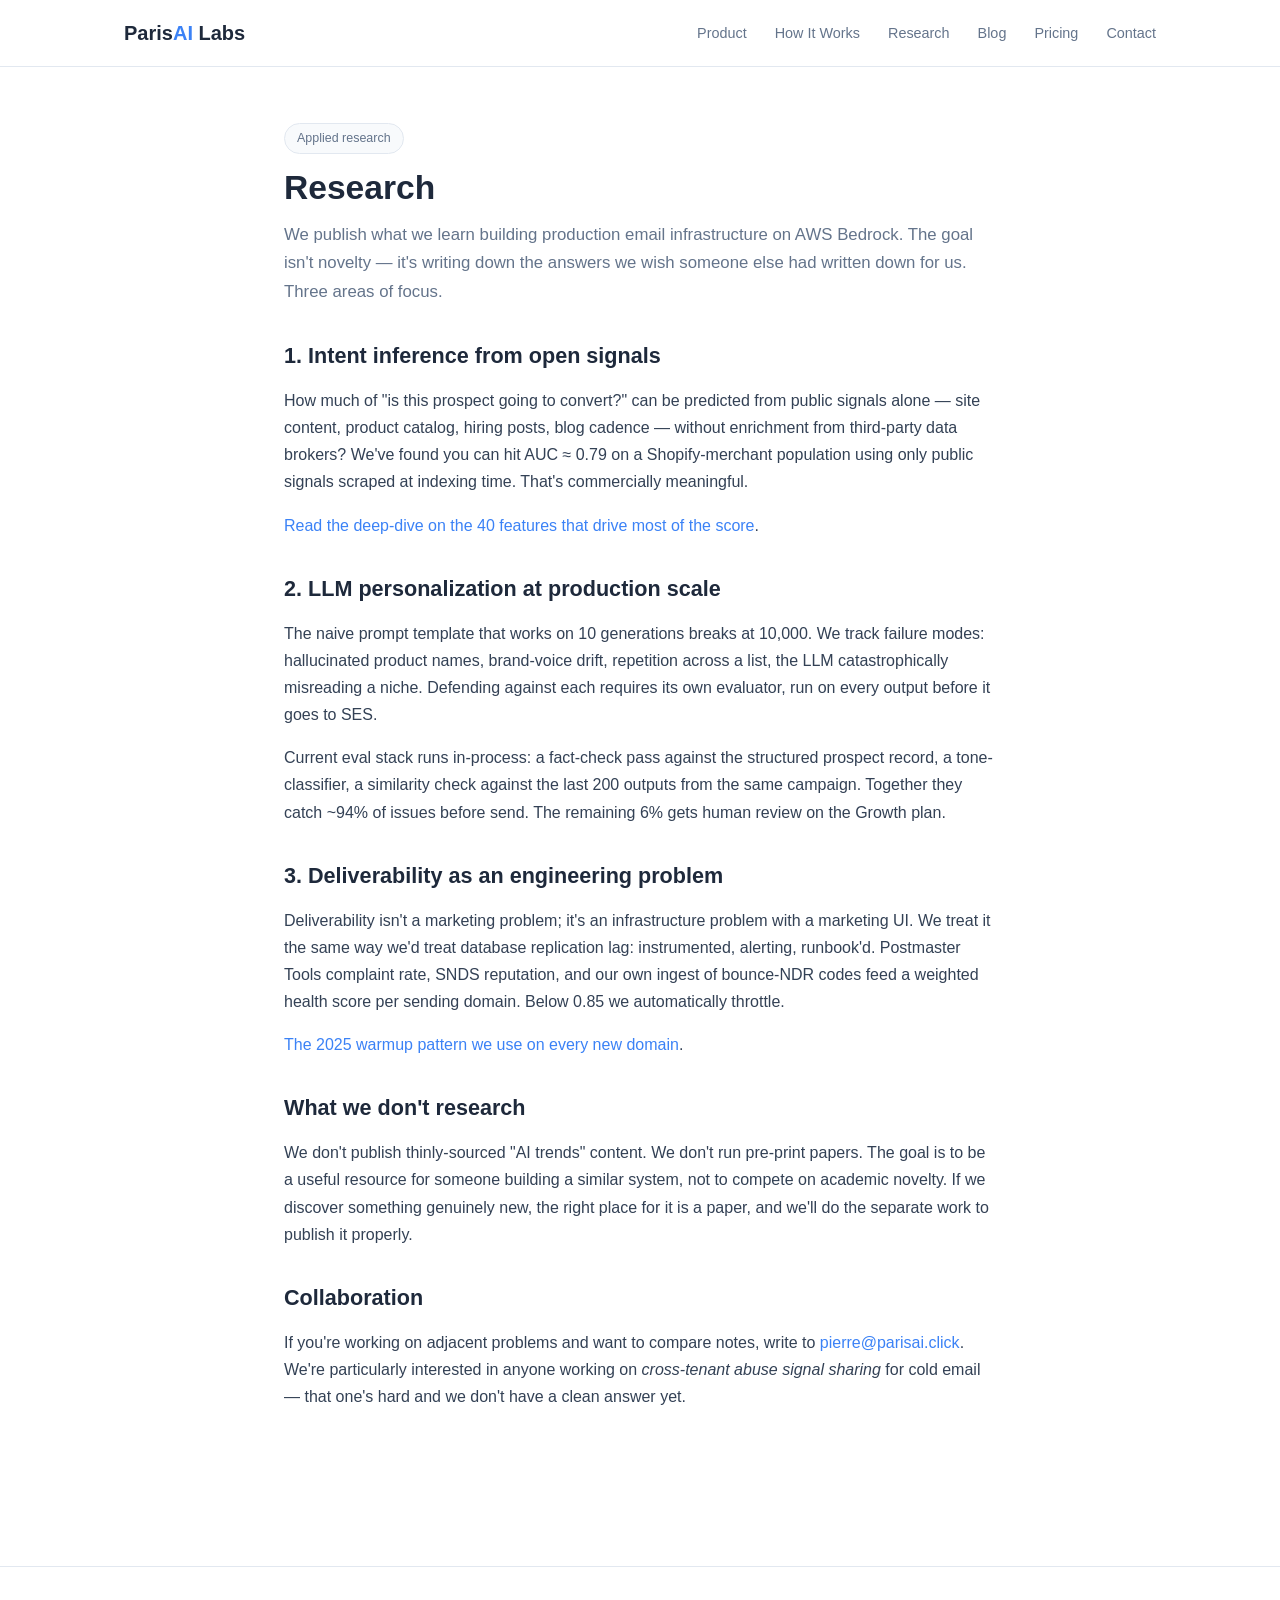
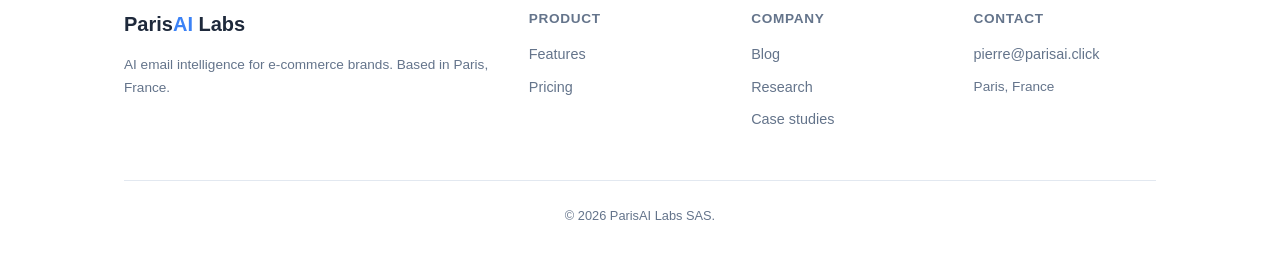
<file: research/index.html>
<!DOCTYPE html>
<html lang="en">
<head>
  <meta charset="UTF-8">
  <meta name="viewport" content="width=device-width, initial-scale=1.0">
  <title>Research — ParisAI Labs</title>
  <meta name="description" content="ParisAI Labs research notes — applied work on email intent scoring, LLM personalization, and the operational detail that makes AI email pipelines run.">
  <meta name="robots" content="index, follow">
  <link rel="canonical" href="https://parisai.click/research/">
  <meta property="og:title" content="Research — ParisAI Labs">
  <meta property="og:description" content="Applied research on AI email intelligence and prospect scoring.">
  <meta property="og:url" content="https://parisai.click/research/">
  <meta property="og:type" content="website">
  <meta property="og:site_name" content="ParisAI Labs">
  <meta property="og:locale" content="en_US">
  <meta name="twitter:card" content="summary_large_image">
  <meta name="twitter:title" content="Research — ParisAI Labs">
  <meta name="twitter:description" content="Applied research on AI email intelligence and prospect scoring.">
  <meta property="og:image" content="https://parisai.click/og.png">
  <meta property="og:image:width" content="1200">
  <meta property="og:image:height" content="630">
  <meta name="twitter:image" content="https://parisai.click/og.png">
  <link rel="icon" href="data:image/svg+xml,<svg xmlns='http://www.w3.org/2000/svg' viewBox='0 0 100 100'><text y='.88em' font-size='80'>⚡</text></svg>">
  <link rel="stylesheet" href="/assets/site.css">
  <script type="application/ld+json">{"@context":"https://schema.org","@graph":[{"@type":"WebSite","@id":"https://parisai.click/#website","url":"https://parisai.click","name":"ParisAI Labs","description":"AI email intelligence for e-commerce brands","publisher":{"@id":"https://parisai.click/#organization"},"inLanguage":"en"},{"@type":"Organization","@id":"https://parisai.click/#organization","name":"ParisAI Labs","alternateName":"ParisAI Labs SAS","url":"https://parisai.click","logo":"https://parisai.click/og.svg","description":"AI-powered email intelligence platform for e-commerce brands","foundingDate":"2025-03","foundingLocation":{"@type":"Place","name":"Paris, France"},"address":{"@type":"PostalAddress","addressLocality":"Paris","addressCountry":"FR"},"founder":{"@id":"https://parisai.click/#founder"},"email":"pierre@parisai.click"},{"@type":"Person","@id":"https://parisai.click/#founder","name":"Pierre Richard","jobTitle":"CEO & Founder","worksFor":{"@id":"https://parisai.click/#organization"}},{"@type":"CollectionPage","@id":"https://parisai.click/research/#page","name":"Research — ParisAI Labs","url":"https://parisai.click/research/","isPartOf":{"@id":"https://parisai.click/#website"}},{"@type":"BreadcrumbList","itemListElement":[{"@type":"ListItem","position":1,"name":"Home","item":"https://parisai.click/"},{"@type":"ListItem","position":2,"name":"Research","item":"https://parisai.click/research/"}]}]}</script>
</head>
<body>
  <nav>
    <div class="container">
      <a href="/" class="logo" style="text-decoration:none">Paris<span>AI</span> Labs</a>
      <div class="nav-links">
        <a href="/#product">Product</a>
        <a href="/#how-it-works">How It Works</a>
        <a href="/research/">Research</a>
        <a href="/blog/">Blog</a>
        <a href="/pricing/">Pricing</a>
        <a href="mailto:pierre@parisai.click">Contact</a>
      </div>
    </div>
  </nav>

  <article class="post" style="max-width: 760px;">
    <span class="pill">Applied research</span>
    <h1 style="margin-top: 14px;">Research</h1>
    <p style="color: var(--text-light); font-size: 1.05rem;">
      We publish what we learn building production email infrastructure on AWS Bedrock. The goal isn't novelty
      — it's writing down the answers we wish someone else had written down for us. Three areas of focus.
    </p>

    <h2>1. Intent inference from open signals</h2>
    <p>
      How much of "is this prospect going to convert?" can be predicted from public signals alone — site
      content, product catalog, hiring posts, blog cadence — without enrichment from third-party data
      brokers? We've found you can hit AUC ≈ 0.79 on a Shopify-merchant population using only public
      signals scraped at indexing time. That's commercially meaningful.
    </p>
    <p>
      <a href="/blog/intent-scoring-on-shopify-stores/">Read the deep-dive on the 40 features that drive most of the score</a>.
    </p>

    <h2>2. LLM personalization at production scale</h2>
    <p>
      The naive prompt template that works on 10 generations breaks at 10,000. We track failure modes:
      hallucinated product names, brand-voice drift, repetition across a list, the LLM
      catastrophically misreading a niche. Defending against each requires its own evaluator, run on
      every output before it goes to SES.
    </p>
    <p>
      Current eval stack runs in-process: a fact-check pass against the structured prospect record, a
      tone-classifier, a similarity check against the last 200 outputs from the same campaign. Together
      they catch ~94% of issues before send. The remaining 6% gets human review on the Growth plan.
    </p>

    <h2>3. Deliverability as an engineering problem</h2>
    <p>
      Deliverability isn't a marketing problem; it's an infrastructure problem with a marketing UI. We
      treat it the same way we'd treat database replication lag: instrumented, alerting, runbook'd.
      Postmaster Tools complaint rate, SNDS reputation, and our own ingest of bounce-NDR codes feed a
      weighted health score per sending domain. Below 0.85 we automatically throttle.
    </p>
    <p>
      <a href="/blog/email-deliverability-warmup-2025/">The 2025 warmup pattern we use on every new domain</a>.
    </p>

    <h2>What we don't research</h2>
    <p>
      We don't publish thinly-sourced "AI trends" content. We don't run pre-print papers. The goal is
      to be a useful resource for someone building a similar system, not to compete on academic novelty.
      If we discover something genuinely new, the right place for it is a paper, and we'll do the
      separate work to publish it properly.
    </p>

    <h2>Collaboration</h2>
    <p>
      If you're working on adjacent problems and want to compare notes, write to
      <a href="mailto:pierre@parisai.click">pierre@parisai.click</a>. We're particularly interested in
      anyone working on <em>cross-tenant abuse signal sharing</em> for cold email — that one's hard
      and we don't have a clean answer yet.
    </p>
  </article>

  <footer>
    <div class="container">
      <div class="footer-grid">
        <div class="footer-col">
          <div class="logo" style="margin-bottom: 12px;">Paris<span>AI</span> Labs</div>
          <p>AI email intelligence for e-commerce brands. Based in Paris, France.</p>
        </div>
        <div class="footer-col">
          <h4>Product</h4>
          <a href="/#product">Features</a>
          <a href="/pricing/">Pricing</a>
        </div>
        <div class="footer-col">
          <h4>Company</h4>
          <a href="/blog/">Blog</a>
          <a href="/research/">Research</a>
          <a href="/case-studies/">Case studies</a>
        </div>
        <div class="footer-col">
          <h4>Contact</h4>
          <a href="mailto:pierre@parisai.click">pierre@parisai.click</a>
          <p style="margin-top: 8px;">Paris, France</p>
        </div>
      </div>
      <div class="copyright">&copy; 2026 ParisAI Labs SAS.</div>
    </div>
  </footer>
</body>
</html>
</file>
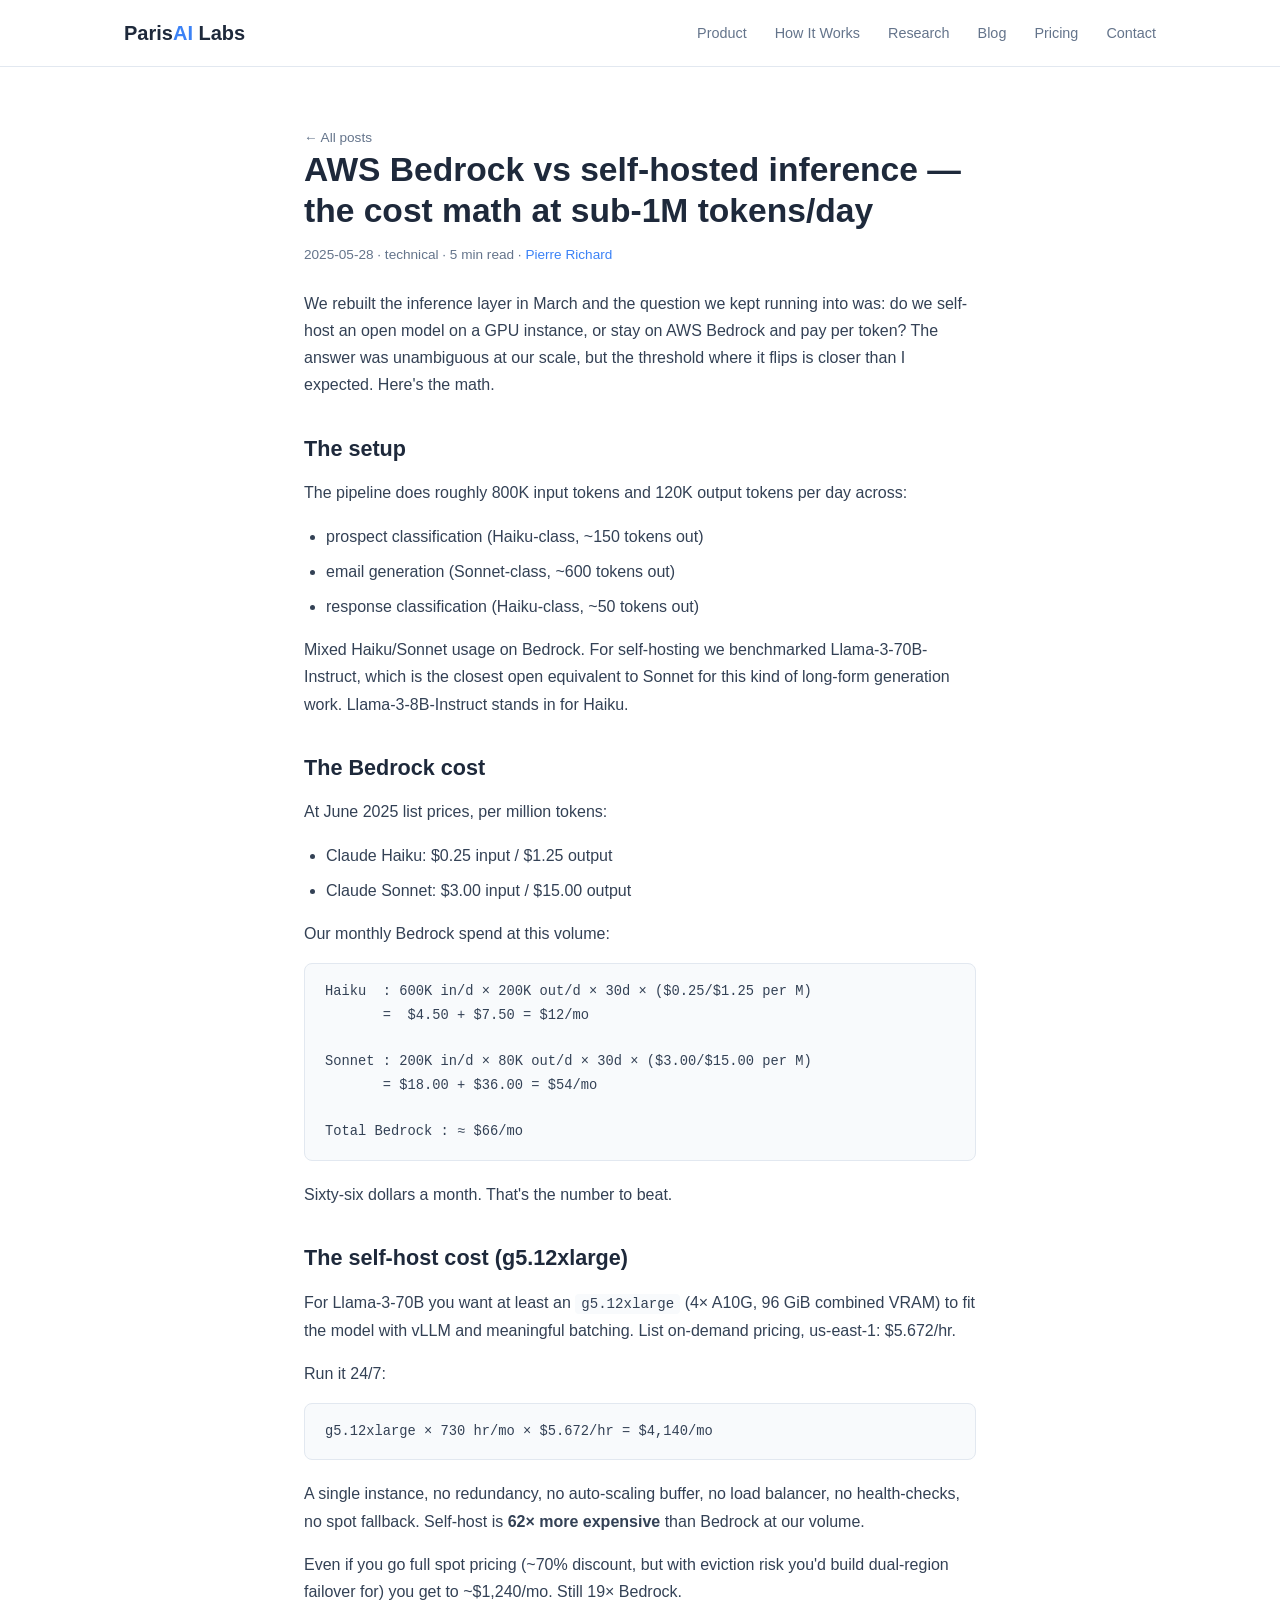
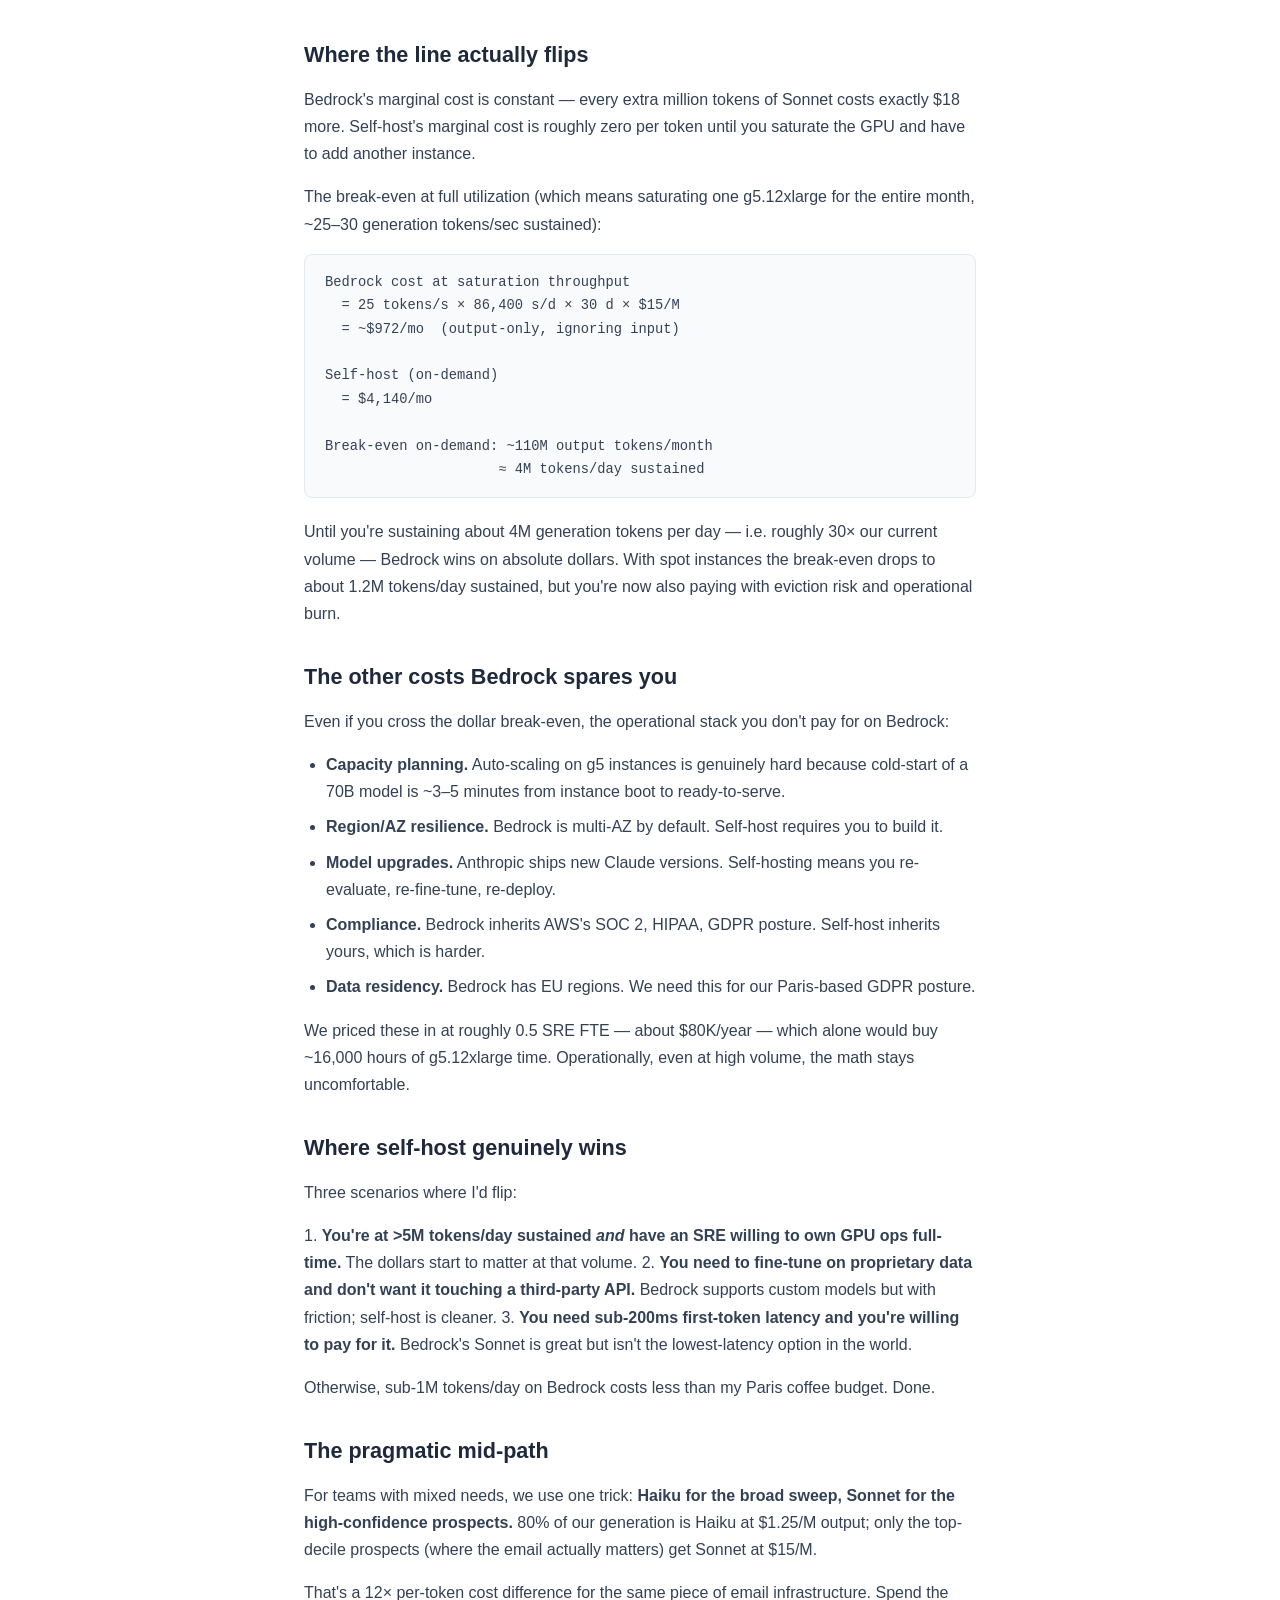
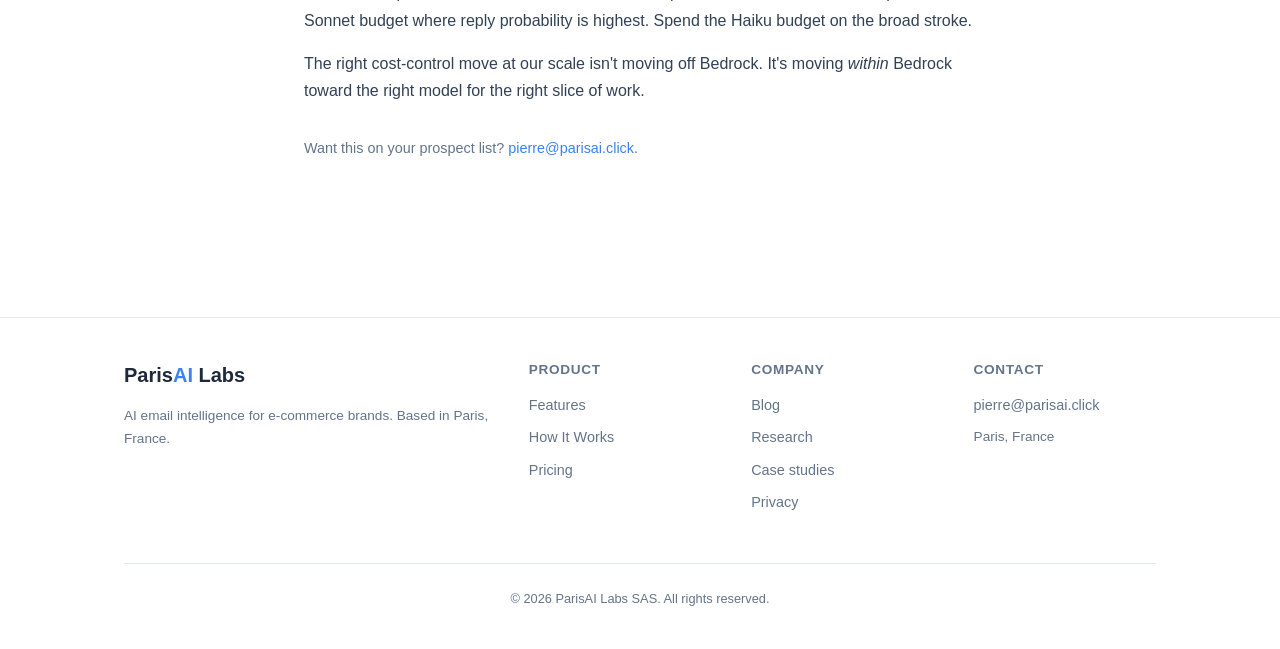
<file: blog/aws-bedrock-vs-self-hosted-inference/index.html>
<!DOCTYPE html>
<html lang="en">
<head>
  <meta charset="UTF-8">
  <meta name="viewport" content="width=device-width, initial-scale=1.0">
  <title>AWS Bedrock vs self-hosted inference — the cost math at sub-1M tokens/day — ParisAI Labs</title>
  <meta name="description" content="Llama-3-70B on g5.12xlarge vs Bedrock pay-per-use. Why managed inference wins until you hit a very specific scale.">
  <meta name="author" content="Pierre Richard">
  <meta name="robots" content="index, follow">
  <link rel="canonical" href="https://parisai.click/blog/aws-bedrock-vs-self-hosted-inference/">
  <meta property="og:title" content="AWS Bedrock vs self-hosted inference — the cost math at sub-1M tokens/day">
  <meta property="og:description" content="Llama-3-70B on g5.12xlarge vs Bedrock pay-per-use. Why managed inference wins until you hit a very specific scale.">
  <meta property="og:type" content="article">
  <meta property="og:url" content="https://parisai.click/blog/aws-bedrock-vs-self-hosted-inference/">
  <meta property="article:published_time" content="2025-05-28">
  <meta property="article:author" content="Pierre Richard">
  <meta name="twitter:card" content="summary_large_image">
  <meta name="twitter:title" content="AWS Bedrock vs self-hosted inference — the cost math at sub-1M tokens/day">
  <meta name="twitter:description" content="Llama-3-70B on g5.12xlarge vs Bedrock pay-per-use. Why managed inference wins until you hit a very specific scale.">
  <meta property="og:image" content="https://parisai.click/og.png">
  <meta property="og:image:width" content="1200">
  <meta property="og:image:height" content="630">
  <meta property="og:site_name" content="ParisAI Labs">
  <meta property="og:locale" content="en_US">
  <meta name="twitter:image" content="https://parisai.click/og.png">
  <link rel="icon" href="data:image/svg+xml,<svg xmlns='http://www.w3.org/2000/svg' viewBox='0 0 100 100'><text y='.88em' font-size='80'>⚡</text></svg>">
  <link rel="stylesheet" href="/assets/site.css">
  <link rel="alternate" type="application/rss+xml" title="ParisAI Labs Blog" href="https://parisai.click/rss.xml">
  <script type="application/ld+json">{"@context":"https://schema.org","@graph":[{"@type":"WebSite","@id":"https://parisai.click/#website","url":"https://parisai.click","name":"ParisAI Labs","description":"AI email intelligence for e-commerce brands","publisher":{"@id":"https://parisai.click/#organization"},"inLanguage":"en"},{"@type":"Organization","@id":"https://parisai.click/#organization","name":"ParisAI Labs","alternateName":"ParisAI Labs SAS","url":"https://parisai.click","logo":"https://parisai.click/og.svg","description":"AI-powered email intelligence platform for e-commerce brands","foundingDate":"2025-03","foundingLocation":{"@type":"Place","name":"Paris, France"},"address":{"@type":"PostalAddress","addressLocality":"Paris","addressCountry":"FR"},"founder":{"@id":"https://parisai.click/#founder"},"email":"pierre@parisai.click"},{"@type":"Person","@id":"https://parisai.click/#founder","name":"Pierre Richard","jobTitle":"CEO & Founder","worksFor":{"@id":"https://parisai.click/#organization"}},{"@type":"BlogPosting","@id":"https://parisai.click/blog/aws-bedrock-vs-self-hosted-inference/#post","headline":"AWS Bedrock vs self-hosted inference — the cost math at sub-1M tokens/day","description":"Llama-3-70B on g5.12xlarge vs Bedrock pay-per-use. Why managed inference wins until you hit a very specific scale.","datePublished":"2025-05-28","dateModified":"2025-05-28","author":{"@id":"https://parisai.click/#founder"},"publisher":{"@id":"https://parisai.click/#organization"},"url":"https://parisai.click/blog/aws-bedrock-vs-self-hosted-inference/","image":"https://parisai.click/og.png","mainEntityOfPage":{"@type":"WebPage","@id":"https://parisai.click/blog/aws-bedrock-vs-self-hosted-inference/"},"articleSection":"technical"},{"@type":"BreadcrumbList","itemListElement":[{"@type":"ListItem","position":1,"name":"Home","item":"https://parisai.click/"},{"@type":"ListItem","position":2,"name":"Blog","item":"https://parisai.click/blog/"},{"@type":"ListItem","position":3,"name":"AWS Bedrock vs self-hosted inference — the cost math at sub-1M tokens/day","item":"https://parisai.click/blog/aws-bedrock-vs-self-hosted-inference/"}]}]}</script>
</head>
<body>
  <nav>
    <div class="container">
      <a href="/" class="logo" style="text-decoration:none">Paris<span>AI</span> Labs</a>
      <div class="nav-links">
        <a href="/#product">Product</a>
        <a href="/#how-it-works">How It Works</a>
        <a href="/research/">Research</a>
        <a href="/blog/">Blog</a>
        <a href="/pricing/">Pricing</a>
        <a href="mailto:pierre@parisai.click">Contact</a>
      </div>
    </div>
  </nav>

  <article class="post">
    <a href="/blog/" style="font-size: 0.85rem; color: var(--text-light);">← All posts</a>
    <h1>AWS Bedrock vs self-hosted inference — the cost math at sub-1M tokens/day</h1>
    <div class="post-meta">2025-05-28 · technical · 5 min read · <a href="mailto:pierre@parisai.click">Pierre Richard</a></div>
    <p>We rebuilt the inference layer in March and the question we kept running into was: do we self-host an open model on a GPU instance, or stay on AWS Bedrock and pay per token? The answer was unambiguous at our scale, but the threshold where it flips is closer than I expected. Here's the math.</p>
<h2>The setup</h2>
<p>The pipeline does roughly 800K input tokens and 120K output tokens per day across:</p>
<ul>
<li>prospect classification (Haiku-class, ~150 tokens out)</li>
<li>email generation (Sonnet-class, ~600 tokens out)</li>
<li>response classification (Haiku-class, ~50 tokens out)</li>
</ul>
<p>Mixed Haiku/Sonnet usage on Bedrock. For self-hosting we benchmarked Llama-3-70B-Instruct, which is the closest open equivalent to Sonnet for this kind of long-form generation work. Llama-3-8B-Instruct stands in for Haiku.</p>
<h2>The Bedrock cost</h2>
<p>At June 2025 list prices, per million tokens:</p>
<ul>
<li>Claude Haiku: $0.25 input / $1.25 output</li>
<li>Claude Sonnet: $3.00 input / $15.00 output</li>
</ul>
<p>Our monthly Bedrock spend at this volume:</p>
<pre><code>Haiku  : 600K in/d × 200K out/d × 30d × ($0.25/$1.25 per M)
       =  $4.50 + $7.50 = $12/mo

Sonnet : 200K in/d × 80K out/d × 30d × ($3.00/$15.00 per M)
       = $18.00 + $36.00 = $54/mo

Total Bedrock : ≈ $66/mo</code></pre>
<p>Sixty-six dollars a month. That's the number to beat.</p>
<h2>The self-host cost (g5.12xlarge)</h2>
<p>For Llama-3-70B you want at least an <code>g5.12xlarge</code> (4× A10G, 96 GiB combined VRAM) to fit the model with vLLM and meaningful batching. List on-demand pricing, us-east-1: $5.672/hr.</p>
<p>Run it 24/7:</p>
<pre><code>g5.12xlarge × 730 hr/mo × $5.672/hr = $4,140/mo</code></pre>
<p>A single instance, no redundancy, no auto-scaling buffer, no load balancer, no health-checks, no spot fallback. Self-host is <strong>62× more expensive</strong> than Bedrock at our volume.</p>
<p>Even if you go full spot pricing (~70% discount, but with eviction risk you'd build dual-region failover for) you get to ~$1,240/mo. Still 19× Bedrock.</p>
<h2>Where the line actually flips</h2>
<p>Bedrock's marginal cost is constant — every extra million tokens of Sonnet costs exactly $18 more. Self-host's marginal cost is roughly zero per token until you saturate the GPU and have to add another instance.</p>
<p>The break-even at full utilization (which means saturating one g5.12xlarge for the entire month, ~25–30 generation tokens/sec sustained):</p>
<pre><code>Bedrock cost at saturation throughput
  = 25 tokens/s × 86,400 s/d × 30 d × $15/M
  = ~$972/mo  (output-only, ignoring input)

Self-host (on-demand)
  = $4,140/mo

Break-even on-demand: ~110M output tokens/month
                     ≈ 4M tokens/day sustained</code></pre>
<p>Until you're sustaining about 4M generation tokens per day — i.e. roughly 30× our current volume — Bedrock wins on absolute dollars. With spot instances the break-even drops to about 1.2M tokens/day sustained, but you're now also paying with eviction risk and operational burn.</p>
<h2>The other costs Bedrock spares you</h2>
<p>Even if you cross the dollar break-even, the operational stack you don't pay for on Bedrock:</p>
<ul>
<li><strong>Capacity planning.</strong> Auto-scaling on g5 instances is genuinely hard because cold-start of a 70B model is ~3–5 minutes from instance boot to ready-to-serve.</li>
<li><strong>Region/AZ resilience.</strong> Bedrock is multi-AZ by default. Self-host requires you to build it.</li>
<li><strong>Model upgrades.</strong> Anthropic ships new Claude versions. Self-hosting means you re-evaluate, re-fine-tune, re-deploy.</li>
<li><strong>Compliance.</strong> Bedrock inherits AWS's SOC 2, HIPAA, GDPR posture. Self-host inherits yours, which is harder.</li>
<li><strong>Data residency.</strong> Bedrock has EU regions. We need this for our Paris-based GDPR posture.</li>
</ul>
<p>We priced these in at roughly 0.5 SRE FTE — about $80K/year — which alone would buy ~16,000 hours of g5.12xlarge time. Operationally, even at high volume, the math stays uncomfortable.</p>
<h2>Where self-host genuinely wins</h2>
<p>Three scenarios where I'd flip:</p>
<p>1. <strong>You're at &gt;5M tokens/day sustained <em>and</em> have an SRE willing to own GPU ops full-time.</strong> The dollars start to matter at that volume. 2. <strong>You need to fine-tune on proprietary data and don't want it touching a third-party API.</strong> Bedrock supports custom models but with friction; self-host is cleaner. 3. <strong>You need sub-200ms first-token latency and you're willing to pay for it.</strong> Bedrock's Sonnet is great but isn't the lowest-latency option in the world.</p>
<p>Otherwise, sub-1M tokens/day on Bedrock costs less than my Paris coffee budget. Done.</p>
<h2>The pragmatic mid-path</h2>
<p>For teams with mixed needs, we use one trick: <strong>Haiku for the broad sweep, Sonnet for the high-confidence prospects.</strong> 80% of our generation is Haiku at $1.25/M output; only the top-decile prospects (where the email actually matters) get Sonnet at $15/M.</p>
<p>That's a 12× per-token cost difference for the same piece of email infrastructure. Spend the Sonnet budget where reply probability is highest. Spend the Haiku budget on the broad stroke.</p>
<p>The right cost-control move at our scale isn't moving off Bedrock. It's moving <em>within</em> Bedrock toward the right model for the right slice of work.</p>
    <p style="color: var(--text-light); font-size: 0.9rem; margin-top: 32px;">
      Want this on your prospect list? <a href="mailto:pierre@parisai.click">pierre@parisai.click</a>.
    </p>
  </article>

  <footer>
    <div class="container">
      <div class="footer-grid">
        <div class="footer-col">
          <div class="logo" style="margin-bottom: 12px;">Paris<span>AI</span> Labs</div>
          <p>AI email intelligence for e-commerce brands. Based in Paris, France.</p>
        </div>
        <div class="footer-col">
          <h4>Product</h4>
          <a href="/#product">Features</a>
          <a href="/#how-it-works">How It Works</a>
          <a href="/pricing/">Pricing</a>
        </div>
        <div class="footer-col">
          <h4>Company</h4>
          <a href="/blog/">Blog</a>
          <a href="/research/">Research</a>
          <a href="/case-studies/">Case studies</a>
          <a href="/privacy.html">Privacy</a>
        </div>
        <div class="footer-col">
          <h4>Contact</h4>
          <a href="mailto:pierre@parisai.click">pierre@parisai.click</a>
          <p style="margin-top: 8px;">Paris, France</p>
        </div>
      </div>
      <div class="copyright">&copy; 2026 ParisAI Labs SAS. All rights reserved.</div>
    </div>
  </footer>
</body>
</html>
</file>
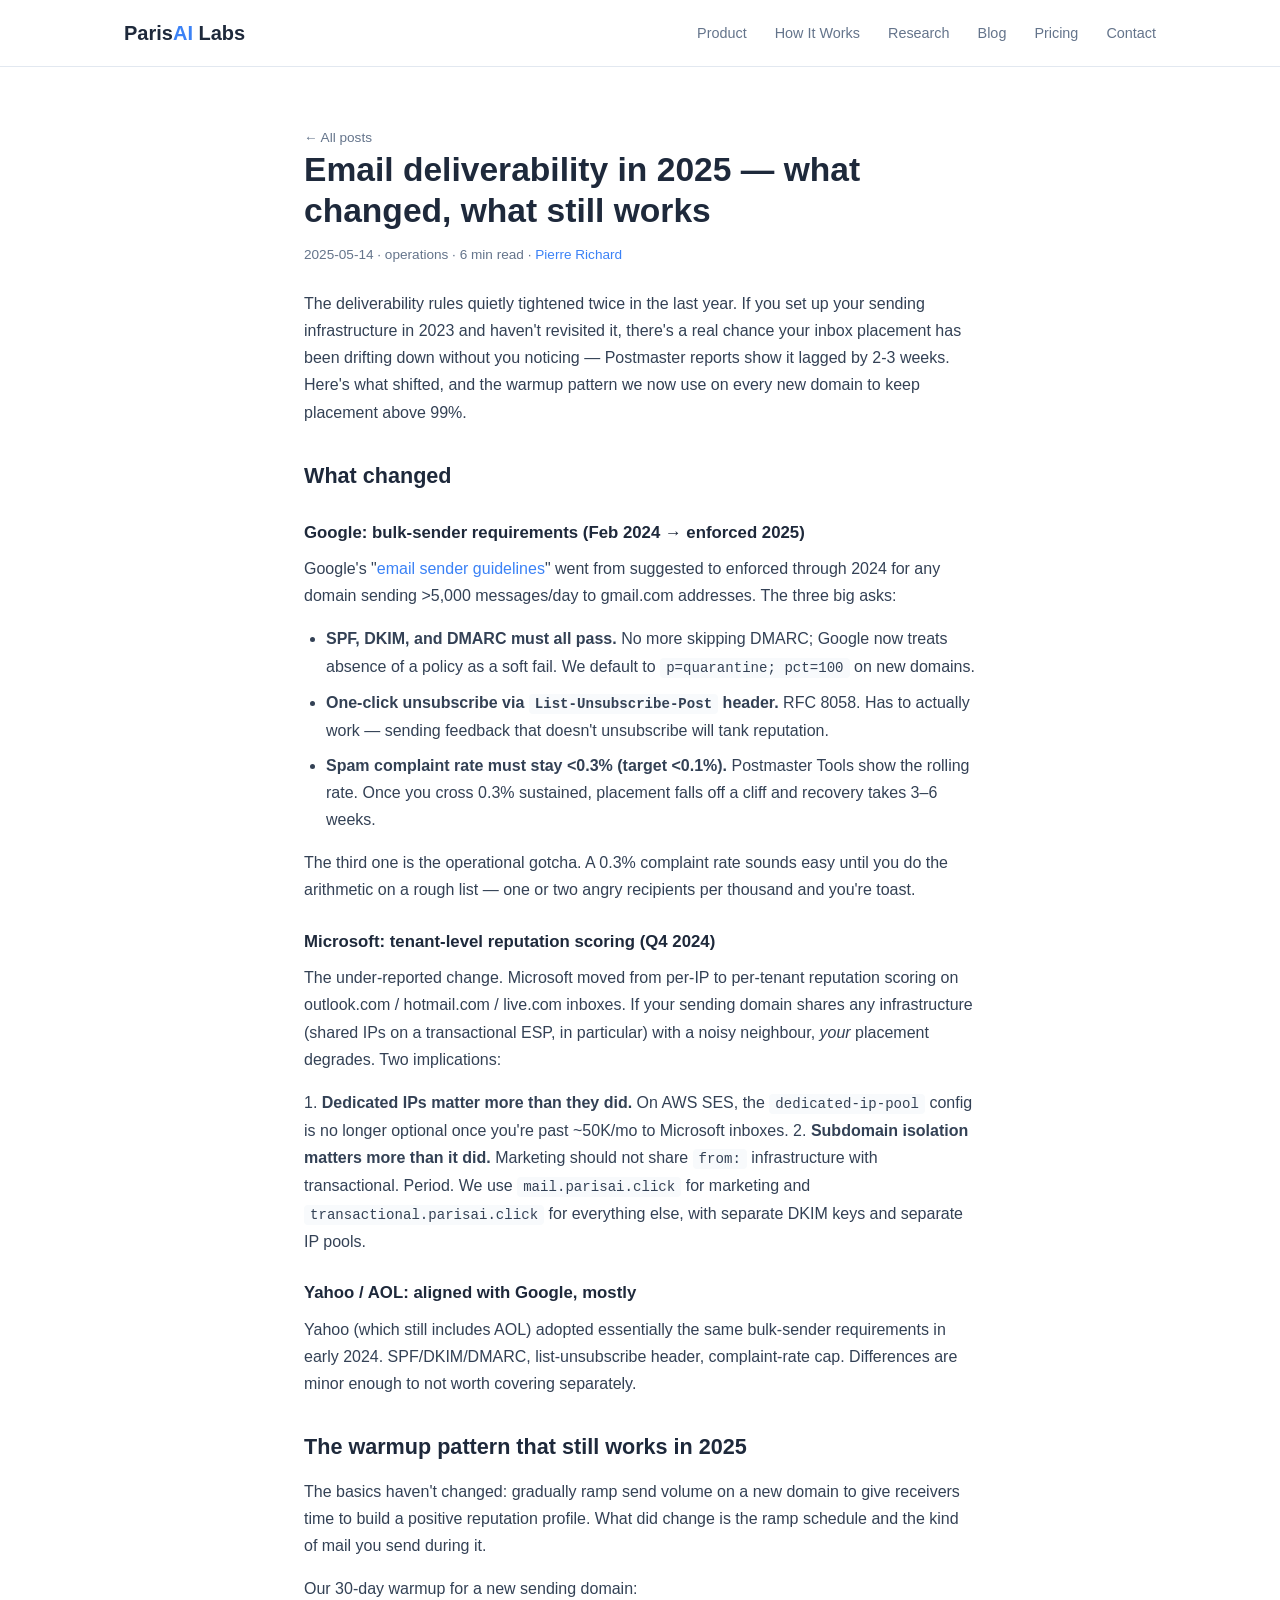
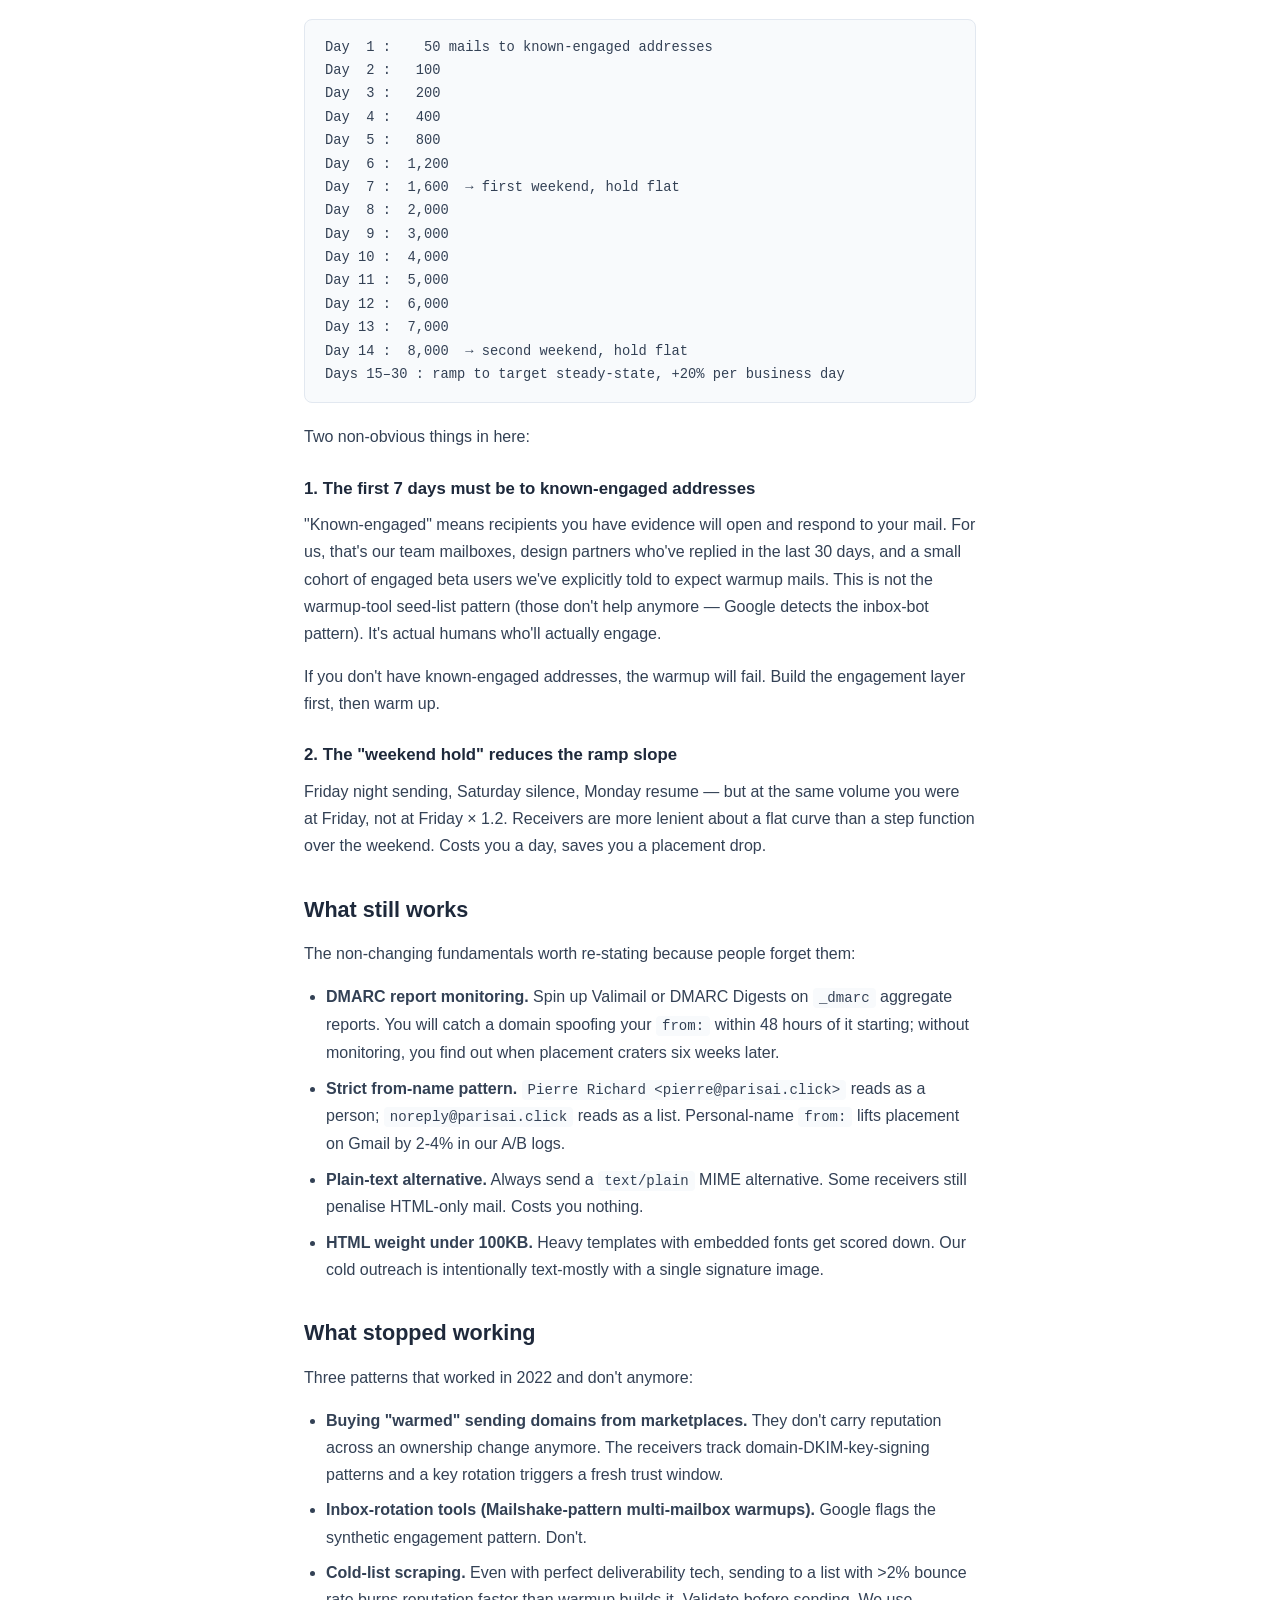
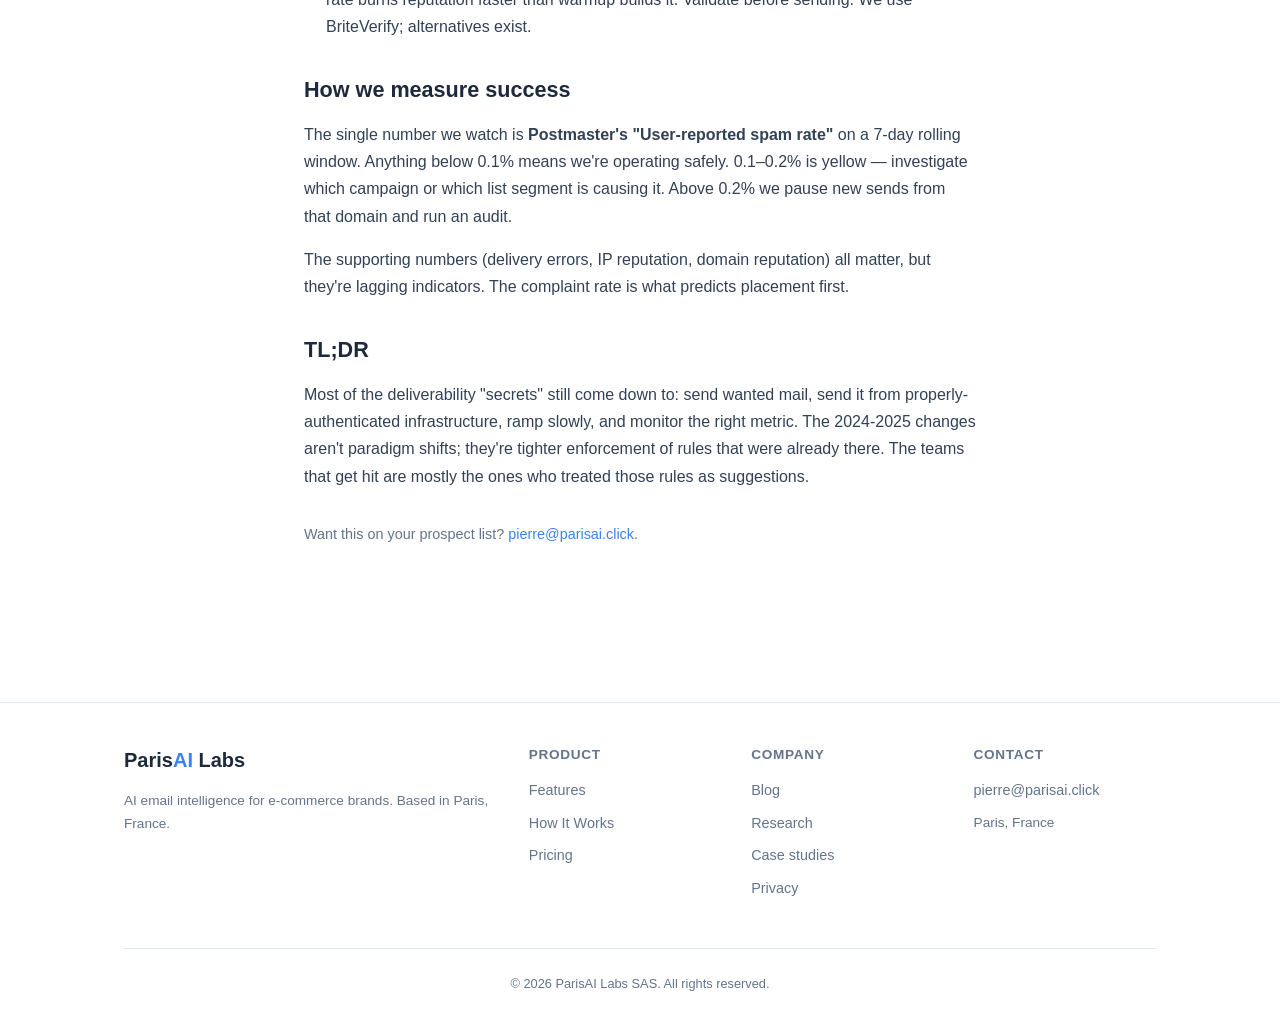
<file: blog/email-deliverability-warmup-2025/index.html>
<!DOCTYPE html>
<html lang="en">
<head>
  <meta charset="UTF-8">
  <meta name="viewport" content="width=device-width, initial-scale=1.0">
  <title>Email deliverability in 2025 — what changed, what still works — ParisAI Labs</title>
  <meta name="description" content="Google's bulk-sender rules, Microsoft's tenant scoring shifts, and the warmup pattern we use to keep new sending domains above 99% inbox placement.">
  <meta name="author" content="Pierre Richard">
  <meta name="robots" content="index, follow">
  <link rel="canonical" href="https://parisai.click/blog/email-deliverability-warmup-2025/">
  <meta property="og:title" content="Email deliverability in 2025 — what changed, what still works">
  <meta property="og:description" content="Google's bulk-sender rules, Microsoft's tenant scoring shifts, and the warmup pattern we use to keep new sending domains above 99% inbox placement.">
  <meta property="og:type" content="article">
  <meta property="og:url" content="https://parisai.click/blog/email-deliverability-warmup-2025/">
  <meta property="article:published_time" content="2025-05-14">
  <meta property="article:author" content="Pierre Richard">
  <meta name="twitter:card" content="summary_large_image">
  <meta name="twitter:title" content="Email deliverability in 2025 — what changed, what still works">
  <meta name="twitter:description" content="Google's bulk-sender rules, Microsoft's tenant scoring shifts, and the warmup pattern we use to keep new sending domains above 99% inbox placement.">
  <meta property="og:image" content="https://parisai.click/og.png">
  <meta property="og:image:width" content="1200">
  <meta property="og:image:height" content="630">
  <meta property="og:site_name" content="ParisAI Labs">
  <meta property="og:locale" content="en_US">
  <meta name="twitter:image" content="https://parisai.click/og.png">
  <link rel="icon" href="data:image/svg+xml,<svg xmlns='http://www.w3.org/2000/svg' viewBox='0 0 100 100'><text y='.88em' font-size='80'>⚡</text></svg>">
  <link rel="stylesheet" href="/assets/site.css">
  <link rel="alternate" type="application/rss+xml" title="ParisAI Labs Blog" href="https://parisai.click/rss.xml">
  <script type="application/ld+json">{"@context":"https://schema.org","@graph":[{"@type":"WebSite","@id":"https://parisai.click/#website","url":"https://parisai.click","name":"ParisAI Labs","description":"AI email intelligence for e-commerce brands","publisher":{"@id":"https://parisai.click/#organization"},"inLanguage":"en"},{"@type":"Organization","@id":"https://parisai.click/#organization","name":"ParisAI Labs","alternateName":"ParisAI Labs SAS","url":"https://parisai.click","logo":"https://parisai.click/og.svg","description":"AI-powered email intelligence platform for e-commerce brands","foundingDate":"2025-03","foundingLocation":{"@type":"Place","name":"Paris, France"},"address":{"@type":"PostalAddress","addressLocality":"Paris","addressCountry":"FR"},"founder":{"@id":"https://parisai.click/#founder"},"email":"pierre@parisai.click"},{"@type":"Person","@id":"https://parisai.click/#founder","name":"Pierre Richard","jobTitle":"CEO & Founder","worksFor":{"@id":"https://parisai.click/#organization"}},{"@type":"BlogPosting","@id":"https://parisai.click/blog/email-deliverability-warmup-2025/#post","headline":"Email deliverability in 2025 — what changed, what still works","description":"Google's bulk-sender rules, Microsoft's tenant scoring shifts, and the warmup pattern we use to keep new sending domains above 99% inbox placement.","datePublished":"2025-05-14","dateModified":"2025-05-14","author":{"@id":"https://parisai.click/#founder"},"publisher":{"@id":"https://parisai.click/#organization"},"url":"https://parisai.click/blog/email-deliverability-warmup-2025/","image":"https://parisai.click/og.png","mainEntityOfPage":{"@type":"WebPage","@id":"https://parisai.click/blog/email-deliverability-warmup-2025/"},"articleSection":"operations"},{"@type":"BreadcrumbList","itemListElement":[{"@type":"ListItem","position":1,"name":"Home","item":"https://parisai.click/"},{"@type":"ListItem","position":2,"name":"Blog","item":"https://parisai.click/blog/"},{"@type":"ListItem","position":3,"name":"Email deliverability in 2025 — what changed, what still works","item":"https://parisai.click/blog/email-deliverability-warmup-2025/"}]}]}</script>
</head>
<body>
  <nav>
    <div class="container">
      <a href="/" class="logo" style="text-decoration:none">Paris<span>AI</span> Labs</a>
      <div class="nav-links">
        <a href="/#product">Product</a>
        <a href="/#how-it-works">How It Works</a>
        <a href="/research/">Research</a>
        <a href="/blog/">Blog</a>
        <a href="/pricing/">Pricing</a>
        <a href="mailto:pierre@parisai.click">Contact</a>
      </div>
    </div>
  </nav>

  <article class="post">
    <a href="/blog/" style="font-size: 0.85rem; color: var(--text-light);">← All posts</a>
    <h1>Email deliverability in 2025 — what changed, what still works</h1>
    <div class="post-meta">2025-05-14 · operations · 6 min read · <a href="mailto:pierre@parisai.click">Pierre Richard</a></div>
    <p>The deliverability rules quietly tightened twice in the last year. If you set up your sending infrastructure in 2023 and haven't revisited it, there's a real chance your inbox placement has been drifting down without you noticing — Postmaster reports show it lagged by 2-3 weeks. Here's what shifted, and the warmup pattern we now use on every new domain to keep placement above 99%.</p>
<h2>What changed</h2>
<h3>Google: bulk-sender requirements (Feb 2024 → enforced 2025)</h3>
<p>Google's "<a href="https://support.google.com/mail/answer/81126">email sender guidelines</a>" went from suggested to enforced through 2024 for any domain sending &gt;5,000 messages/day to gmail.com addresses. The three big asks:</p>
<ul>
<li><strong>SPF, DKIM, and DMARC must all pass.</strong> No more skipping DMARC; Google now treats absence of a policy as a soft fail. We default to <code>p=quarantine; pct=100</code> on new domains.</li>
<li><strong>One-click unsubscribe via <code>List-Unsubscribe-Post</code> header.</strong> RFC 8058. Has to actually work — sending feedback that doesn't unsubscribe will tank reputation.</li>
<li><strong>Spam complaint rate must stay &lt;0.3% (target &lt;0.1%).</strong> Postmaster Tools show the rolling rate. Once you cross 0.3% sustained, placement falls off a cliff and recovery takes 3–6 weeks.</li>
</ul>
<p>The third one is the operational gotcha. A 0.3% complaint rate sounds easy until you do the arithmetic on a rough list — one or two angry recipients per thousand and you're toast.</p>
<h3>Microsoft: tenant-level reputation scoring (Q4 2024)</h3>
<p>The under-reported change. Microsoft moved from per-IP to per-tenant reputation scoring on outlook.com / hotmail.com / live.com inboxes. If your sending domain shares any infrastructure (shared IPs on a transactional ESP, in particular) with a noisy neighbour, <em>your</em> placement degrades. Two implications:</p>
<p>1. <strong>Dedicated IPs matter more than they did.</strong> On AWS SES, the <code>dedicated-ip-pool</code> config is no longer optional once you're past ~50K/mo to Microsoft inboxes. 2. <strong>Subdomain isolation matters more than it did.</strong> Marketing should not share <code>from:</code> infrastructure with transactional. Period. We use <code>mail.parisai.click</code> for marketing and <code>transactional.parisai.click</code> for everything else, with separate DKIM keys and separate IP pools.</p>
<h3>Yahoo / AOL: aligned with Google, mostly</h3>
<p>Yahoo (which still includes AOL) adopted essentially the same bulk-sender requirements in early 2024. SPF/DKIM/DMARC, list-unsubscribe header, complaint-rate cap. Differences are minor enough to not worth covering separately.</p>
<h2>The warmup pattern that still works in 2025</h2>
<p>The basics haven't changed: gradually ramp send volume on a new domain to give receivers time to build a positive reputation profile. What did change is the ramp schedule and the kind of mail you send during it.</p>
<p>Our 30-day warmup for a new sending domain:</p>
<pre><code>Day  1 :    50 mails to known-engaged addresses
Day  2 :   100
Day  3 :   200
Day  4 :   400
Day  5 :   800
Day  6 :  1,200
Day  7 :  1,600  → first weekend, hold flat
Day  8 :  2,000
Day  9 :  3,000
Day 10 :  4,000
Day 11 :  5,000
Day 12 :  6,000
Day 13 :  7,000
Day 14 :  8,000  → second weekend, hold flat
Days 15–30 : ramp to target steady-state, +20% per business day</code></pre>
<p>Two non-obvious things in here:</p>
<h3>1. The first 7 days must be to known-engaged addresses</h3>
<p>"Known-engaged" means recipients you have evidence will open and respond to your mail. For us, that's our team mailboxes, design partners who've replied in the last 30 days, and a small cohort of engaged beta users we've explicitly told to expect warmup mails. This is not the warmup-tool seed-list pattern (those don't help anymore — Google detects the inbox-bot pattern). It's actual humans who'll actually engage.</p>
<p>If you don't have known-engaged addresses, the warmup will fail. Build the engagement layer first, then warm up.</p>
<h3>2. The "weekend hold" reduces the ramp slope</h3>
<p>Friday night sending, Saturday silence, Monday resume — but at the same volume you were at Friday, not at Friday × 1.2. Receivers are more lenient about a flat curve than a step function over the weekend. Costs you a day, saves you a placement drop.</p>
<h2>What still works</h2>
<p>The non-changing fundamentals worth re-stating because people forget them:</p>
<ul>
<li><strong>DMARC report monitoring.</strong> Spin up Valimail or DMARC Digests on <code>_dmarc</code> aggregate reports. You will catch a domain spoofing your <code>from:</code> within 48 hours of it starting; without monitoring, you find out when placement craters six weeks later.</li>
<li><strong>Strict from-name pattern.</strong> <code>Pierre Richard &lt;pierre@parisai.click&gt;</code> reads as a person; <code>noreply@parisai.click</code> reads as a list. Personal-name <code>from:</code> lifts placement on Gmail by 2-4% in our A/B logs.</li>
<li><strong>Plain-text alternative.</strong> Always send a <code>text/plain</code> MIME alternative. Some receivers still penalise HTML-only mail. Costs you nothing.</li>
<li><strong>HTML weight under 100KB.</strong> Heavy templates with embedded fonts get scored down. Our cold outreach is intentionally text-mostly with a single signature image.</li>
</ul>
<h2>What stopped working</h2>
<p>Three patterns that worked in 2022 and don't anymore:</p>
<ul>
<li><strong>Buying "warmed" sending domains from marketplaces.</strong> They don't carry reputation across an ownership change anymore. The receivers track domain-DKIM-key-signing patterns and a key rotation triggers a fresh trust window.</li>
<li><strong>Inbox-rotation tools (Mailshake-pattern multi-mailbox warmups).</strong> Google flags the synthetic engagement pattern. Don't.</li>
<li><strong>Cold-list scraping.</strong> Even with perfect deliverability tech, sending to a list with &gt;2% bounce rate burns reputation faster than warmup builds it. Validate before sending. We use BriteVerify; alternatives exist.</li>
</ul>
<h2>How we measure success</h2>
<p>The single number we watch is <strong>Postmaster's "User-reported spam rate"</strong> on a 7-day rolling window. Anything below 0.1% means we're operating safely. 0.1–0.2% is yellow — investigate which campaign or which list segment is causing it. Above 0.2% we pause new sends from that domain and run an audit.</p>
<p>The supporting numbers (delivery errors, IP reputation, domain reputation) all matter, but they're lagging indicators. The complaint rate is what predicts placement first.</p>
<h2>TL;DR</h2>
<p>Most of the deliverability "secrets" still come down to: send wanted mail, send it from properly-authenticated infrastructure, ramp slowly, and monitor the right metric. The 2024-2025 changes aren't paradigm shifts; they're tighter enforcement of rules that were already there. The teams that get hit are mostly the ones who treated those rules as suggestions.</p>
    <p style="color: var(--text-light); font-size: 0.9rem; margin-top: 32px;">
      Want this on your prospect list? <a href="mailto:pierre@parisai.click">pierre@parisai.click</a>.
    </p>
  </article>

  <footer>
    <div class="container">
      <div class="footer-grid">
        <div class="footer-col">
          <div class="logo" style="margin-bottom: 12px;">Paris<span>AI</span> Labs</div>
          <p>AI email intelligence for e-commerce brands. Based in Paris, France.</p>
        </div>
        <div class="footer-col">
          <h4>Product</h4>
          <a href="/#product">Features</a>
          <a href="/#how-it-works">How It Works</a>
          <a href="/pricing/">Pricing</a>
        </div>
        <div class="footer-col">
          <h4>Company</h4>
          <a href="/blog/">Blog</a>
          <a href="/research/">Research</a>
          <a href="/case-studies/">Case studies</a>
          <a href="/privacy.html">Privacy</a>
        </div>
        <div class="footer-col">
          <h4>Contact</h4>
          <a href="mailto:pierre@parisai.click">pierre@parisai.click</a>
          <p style="margin-top: 8px;">Paris, France</p>
        </div>
      </div>
      <div class="copyright">&copy; 2026 ParisAI Labs SAS. All rights reserved.</div>
    </div>
  </footer>
</body>
</html>
</file>
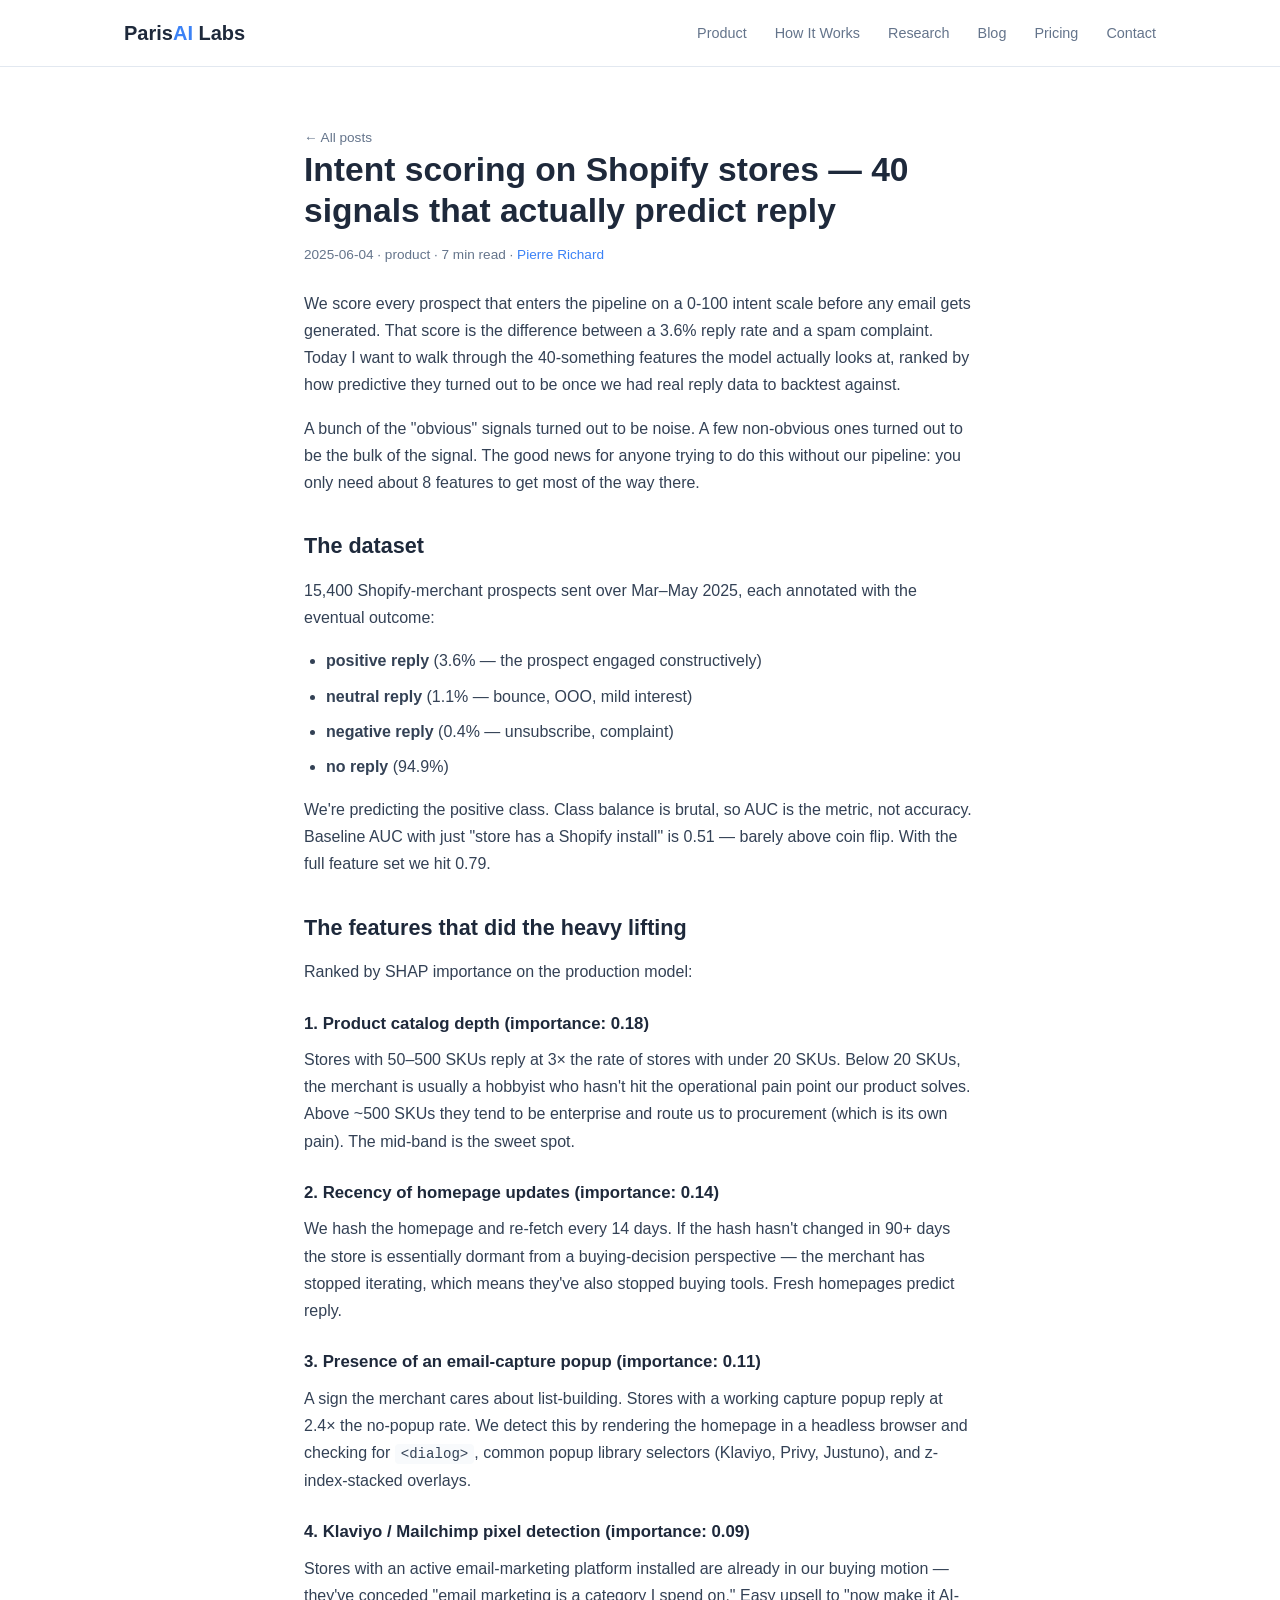
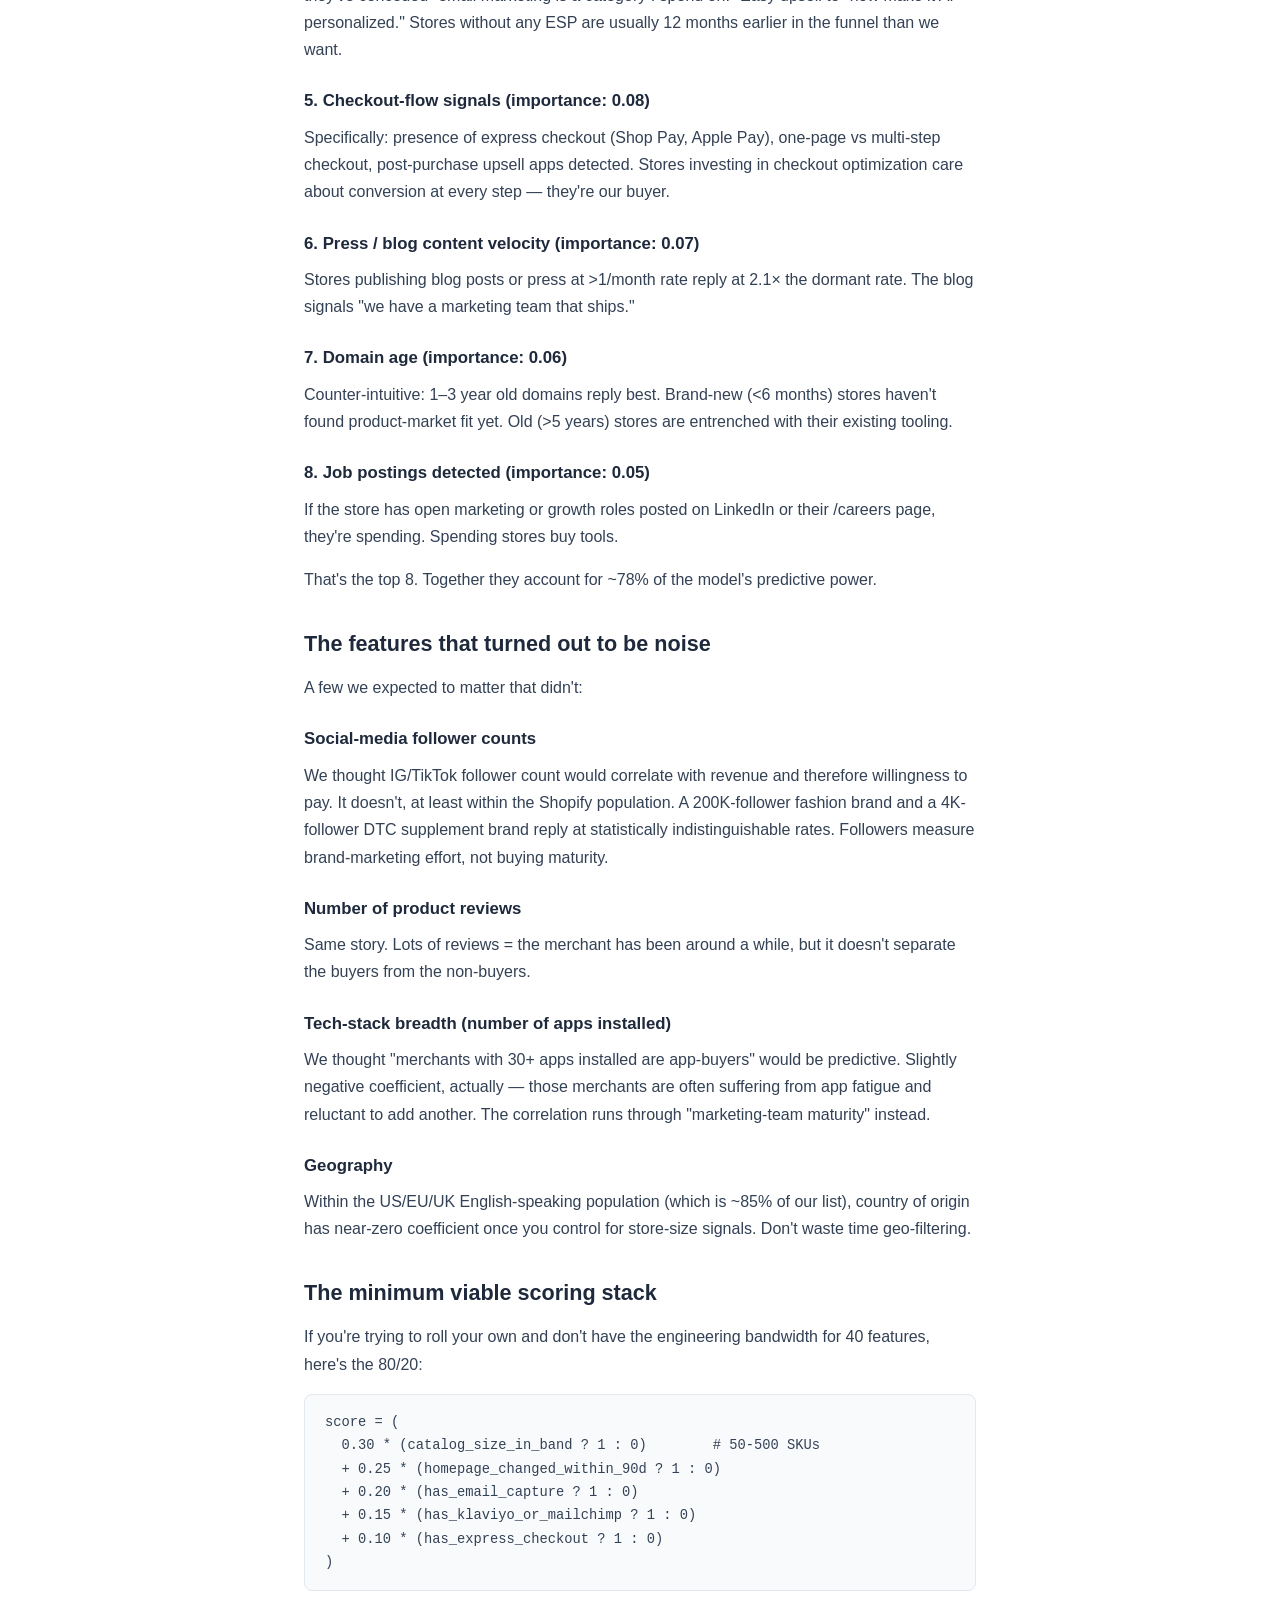
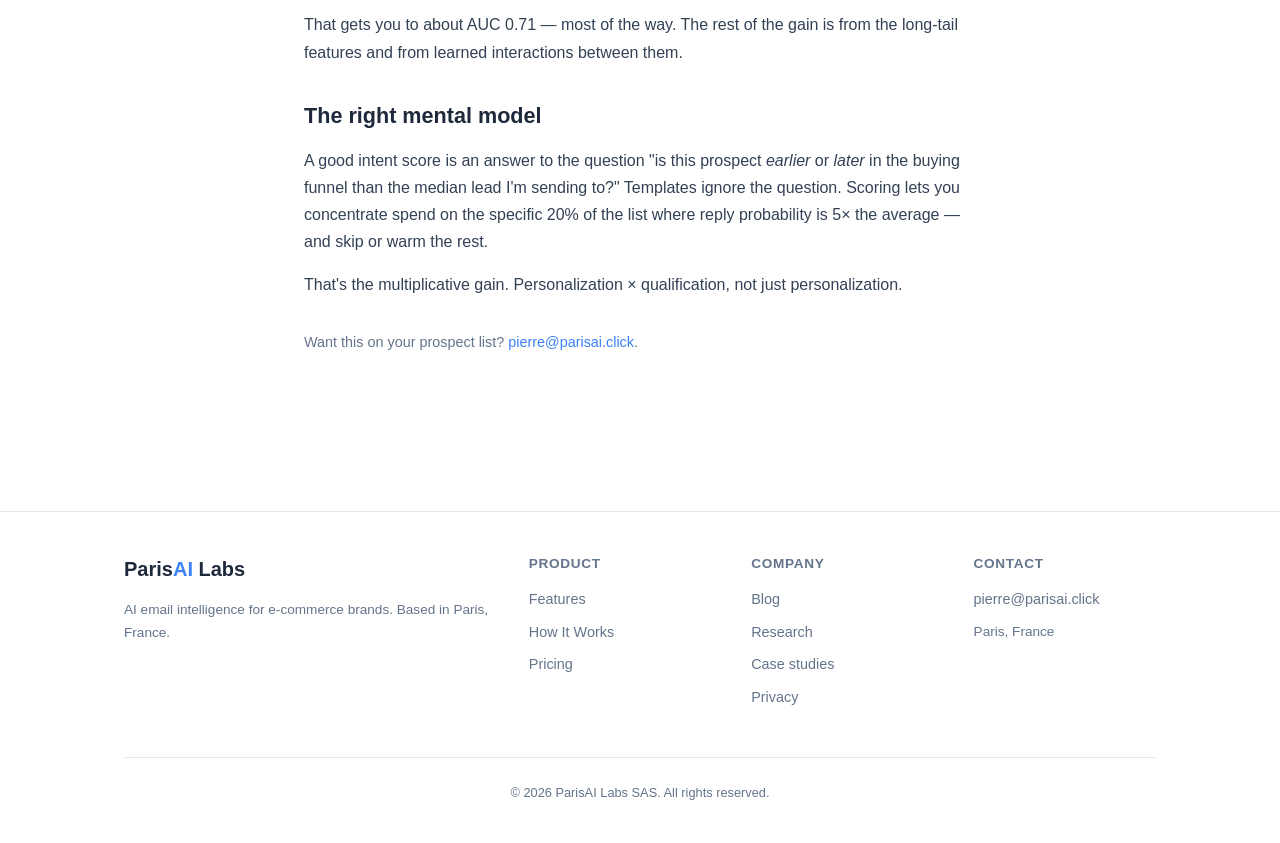
<file: blog/intent-scoring-on-shopify-stores/index.html>
<!DOCTYPE html>
<html lang="en">
<head>
  <meta charset="UTF-8">
  <meta name="viewport" content="width=device-width, initial-scale=1.0">
  <title>Intent scoring on Shopify stores — 40 signals that actually predict reply — ParisAI Labs</title>
  <meta name="description" content="From product catalog depth to checkout pixel presence, the signals we feed our scoring model and which ones turned out to be noise.">
  <meta name="author" content="Pierre Richard">
  <meta name="robots" content="index, follow">
  <link rel="canonical" href="https://parisai.click/blog/intent-scoring-on-shopify-stores/">
  <meta property="og:title" content="Intent scoring on Shopify stores — 40 signals that actually predict reply">
  <meta property="og:description" content="From product catalog depth to checkout pixel presence, the signals we feed our scoring model and which ones turned out to be noise.">
  <meta property="og:type" content="article">
  <meta property="og:url" content="https://parisai.click/blog/intent-scoring-on-shopify-stores/">
  <meta property="article:published_time" content="2025-06-04">
  <meta property="article:author" content="Pierre Richard">
  <meta name="twitter:card" content="summary_large_image">
  <meta name="twitter:title" content="Intent scoring on Shopify stores — 40 signals that actually predict reply">
  <meta name="twitter:description" content="From product catalog depth to checkout pixel presence, the signals we feed our scoring model and which ones turned out to be noise.">
  <meta property="og:image" content="https://parisai.click/og.png">
  <meta property="og:image:width" content="1200">
  <meta property="og:image:height" content="630">
  <meta property="og:site_name" content="ParisAI Labs">
  <meta property="og:locale" content="en_US">
  <meta name="twitter:image" content="https://parisai.click/og.png">
  <link rel="icon" href="data:image/svg+xml,<svg xmlns='http://www.w3.org/2000/svg' viewBox='0 0 100 100'><text y='.88em' font-size='80'>⚡</text></svg>">
  <link rel="stylesheet" href="/assets/site.css">
  <link rel="alternate" type="application/rss+xml" title="ParisAI Labs Blog" href="https://parisai.click/rss.xml">
  <script type="application/ld+json">{"@context":"https://schema.org","@graph":[{"@type":"WebSite","@id":"https://parisai.click/#website","url":"https://parisai.click","name":"ParisAI Labs","description":"AI email intelligence for e-commerce brands","publisher":{"@id":"https://parisai.click/#organization"},"inLanguage":"en"},{"@type":"Organization","@id":"https://parisai.click/#organization","name":"ParisAI Labs","alternateName":"ParisAI Labs SAS","url":"https://parisai.click","logo":"https://parisai.click/og.svg","description":"AI-powered email intelligence platform for e-commerce brands","foundingDate":"2025-03","foundingLocation":{"@type":"Place","name":"Paris, France"},"address":{"@type":"PostalAddress","addressLocality":"Paris","addressCountry":"FR"},"founder":{"@id":"https://parisai.click/#founder"},"email":"pierre@parisai.click"},{"@type":"Person","@id":"https://parisai.click/#founder","name":"Pierre Richard","jobTitle":"CEO & Founder","worksFor":{"@id":"https://parisai.click/#organization"}},{"@type":"BlogPosting","@id":"https://parisai.click/blog/intent-scoring-on-shopify-stores/#post","headline":"Intent scoring on Shopify stores — 40 signals that actually predict reply","description":"From product catalog depth to checkout pixel presence, the signals we feed our scoring model and which ones turned out to be noise.","datePublished":"2025-06-04","dateModified":"2025-06-04","author":{"@id":"https://parisai.click/#founder"},"publisher":{"@id":"https://parisai.click/#organization"},"url":"https://parisai.click/blog/intent-scoring-on-shopify-stores/","image":"https://parisai.click/og.png","mainEntityOfPage":{"@type":"WebPage","@id":"https://parisai.click/blog/intent-scoring-on-shopify-stores/"},"articleSection":"product"},{"@type":"BreadcrumbList","itemListElement":[{"@type":"ListItem","position":1,"name":"Home","item":"https://parisai.click/"},{"@type":"ListItem","position":2,"name":"Blog","item":"https://parisai.click/blog/"},{"@type":"ListItem","position":3,"name":"Intent scoring on Shopify stores — 40 signals that actually predict reply","item":"https://parisai.click/blog/intent-scoring-on-shopify-stores/"}]}]}</script>
</head>
<body>
  <nav>
    <div class="container">
      <a href="/" class="logo" style="text-decoration:none">Paris<span>AI</span> Labs</a>
      <div class="nav-links">
        <a href="/#product">Product</a>
        <a href="/#how-it-works">How It Works</a>
        <a href="/research/">Research</a>
        <a href="/blog/">Blog</a>
        <a href="/pricing/">Pricing</a>
        <a href="mailto:pierre@parisai.click">Contact</a>
      </div>
    </div>
  </nav>

  <article class="post">
    <a href="/blog/" style="font-size: 0.85rem; color: var(--text-light);">← All posts</a>
    <h1>Intent scoring on Shopify stores — 40 signals that actually predict reply</h1>
    <div class="post-meta">2025-06-04 · product · 7 min read · <a href="mailto:pierre@parisai.click">Pierre Richard</a></div>
    <p>We score every prospect that enters the pipeline on a 0-100 intent scale before any email gets generated. That score is the difference between a 3.6% reply rate and a spam complaint. Today I want to walk through the 40-something features the model actually looks at, ranked by how predictive they turned out to be once we had real reply data to backtest against.</p>
<p>A bunch of the "obvious" signals turned out to be noise. A few non-obvious ones turned out to be the bulk of the signal. The good news for anyone trying to do this without our pipeline: you only need about 8 features to get most of the way there.</p>
<h2>The dataset</h2>
<p>15,400 Shopify-merchant prospects sent over Mar–May 2025, each annotated with the eventual outcome:</p>
<ul>
<li><strong>positive reply</strong> (3.6% — the prospect engaged constructively)</li>
<li><strong>neutral reply</strong> (1.1% — bounce, OOO, mild interest)</li>
<li><strong>negative reply</strong> (0.4% — unsubscribe, complaint)</li>
<li><strong>no reply</strong> (94.9%)</li>
</ul>
<p>We're predicting the positive class. Class balance is brutal, so AUC is the metric, not accuracy. Baseline AUC with just "store has a Shopify install" is 0.51 — barely above coin flip. With the full feature set we hit 0.79.</p>
<h2>The features that did the heavy lifting</h2>
<p>Ranked by SHAP importance on the production model:</p>
<h3>1. Product catalog depth (importance: 0.18)</h3>
<p>Stores with 50–500 SKUs reply at 3× the rate of stores with under 20 SKUs. Below 20 SKUs, the merchant is usually a hobbyist who hasn't hit the operational pain point our product solves. Above ~500 SKUs they tend to be enterprise and route us to procurement (which is its own pain). The mid-band is the sweet spot.</p>
<h3>2. Recency of homepage updates (importance: 0.14)</h3>
<p>We hash the homepage and re-fetch every 14 days. If the hash hasn't changed in 90+ days the store is essentially dormant from a buying-decision perspective — the merchant has stopped iterating, which means they've also stopped buying tools. Fresh homepages predict reply.</p>
<h3>3. Presence of an email-capture popup (importance: 0.11)</h3>
<p>A sign the merchant cares about list-building. Stores with a working capture popup reply at 2.4× the no-popup rate. We detect this by rendering the homepage in a headless browser and checking for <code>&lt;dialog&gt;</code>, common popup library selectors (Klaviyo, Privy, Justuno), and z-index-stacked overlays.</p>
<h3>4. Klaviyo / Mailchimp pixel detection (importance: 0.09)</h3>
<p>Stores with an active email-marketing platform installed are already in our buying motion — they've conceded "email marketing is a category I spend on." Easy upsell to "now make it AI-personalized." Stores without any ESP are usually 12 months earlier in the funnel than we want.</p>
<h3>5. Checkout-flow signals (importance: 0.08)</h3>
<p>Specifically: presence of express checkout (Shop Pay, Apple Pay), one-page vs multi-step checkout, post-purchase upsell apps detected. Stores investing in checkout optimization care about conversion at every step — they're our buyer.</p>
<h3>6. Press / blog content velocity (importance: 0.07)</h3>
<p>Stores publishing blog posts or press at &gt;1/month rate reply at 2.1× the dormant rate. The blog signals "we have a marketing team that ships."</p>
<h3>7. Domain age (importance: 0.06)</h3>
<p>Counter-intuitive: 1–3 year old domains reply best. Brand-new (&lt;6 months) stores haven't found product-market fit yet. Old (&gt;5 years) stores are entrenched with their existing tooling.</p>
<h3>8. Job postings detected (importance: 0.05)</h3>
<p>If the store has open marketing or growth roles posted on LinkedIn or their /careers page, they're spending. Spending stores buy tools.</p>
<p>That's the top 8. Together they account for ~78% of the model's predictive power.</p>
<h2>The features that turned out to be noise</h2>
<p>A few we expected to matter that didn't:</p>
<h3>Social-media follower counts</h3>
<p>We thought IG/TikTok follower count would correlate with revenue and therefore willingness to pay. It doesn't, at least within the Shopify population. A 200K-follower fashion brand and a 4K-follower DTC supplement brand reply at statistically indistinguishable rates. Followers measure brand-marketing effort, not buying maturity.</p>
<h3>Number of product reviews</h3>
<p>Same story. Lots of reviews = the merchant has been around a while, but it doesn't separate the buyers from the non-buyers.</p>
<h3>Tech-stack breadth (number of apps installed)</h3>
<p>We thought "merchants with 30+ apps installed are app-buyers" would be predictive. Slightly negative coefficient, actually — those merchants are often suffering from app fatigue and reluctant to add another. The correlation runs through "marketing-team maturity" instead.</p>
<h3>Geography</h3>
<p>Within the US/EU/UK English-speaking population (which is ~85% of our list), country of origin has near-zero coefficient once you control for store-size signals. Don't waste time geo-filtering.</p>
<h2>The minimum viable scoring stack</h2>
<p>If you're trying to roll your own and don't have the engineering bandwidth for 40 features, here's the 80/20:</p>
<pre><code>score = (
  0.30 * (catalog_size_in_band ? 1 : 0)        # 50-500 SKUs
  + 0.25 * (homepage_changed_within_90d ? 1 : 0)
  + 0.20 * (has_email_capture ? 1 : 0)
  + 0.15 * (has_klaviyo_or_mailchimp ? 1 : 0)
  + 0.10 * (has_express_checkout ? 1 : 0)
)</code></pre>
<p>That gets you to about AUC 0.71 — most of the way. The rest of the gain is from the long-tail features and from learned interactions between them.</p>
<h2>The right mental model</h2>
<p>A good intent score is an answer to the question "is this prospect <em>earlier</em> or <em>later</em> in the buying funnel than the median lead I'm sending to?" Templates ignore the question. Scoring lets you concentrate spend on the specific 20% of the list where reply probability is 5× the average — and skip or warm the rest.</p>
<p>That's the multiplicative gain. Personalization × qualification, not just personalization.</p>
    <p style="color: var(--text-light); font-size: 0.9rem; margin-top: 32px;">
      Want this on your prospect list? <a href="mailto:pierre@parisai.click">pierre@parisai.click</a>.
    </p>
  </article>

  <footer>
    <div class="container">
      <div class="footer-grid">
        <div class="footer-col">
          <div class="logo" style="margin-bottom: 12px;">Paris<span>AI</span> Labs</div>
          <p>AI email intelligence for e-commerce brands. Based in Paris, France.</p>
        </div>
        <div class="footer-col">
          <h4>Product</h4>
          <a href="/#product">Features</a>
          <a href="/#how-it-works">How It Works</a>
          <a href="/pricing/">Pricing</a>
        </div>
        <div class="footer-col">
          <h4>Company</h4>
          <a href="/blog/">Blog</a>
          <a href="/research/">Research</a>
          <a href="/case-studies/">Case studies</a>
          <a href="/privacy.html">Privacy</a>
        </div>
        <div class="footer-col">
          <h4>Contact</h4>
          <a href="mailto:pierre@parisai.click">pierre@parisai.click</a>
          <p style="margin-top: 8px;">Paris, France</p>
        </div>
      </div>
      <div class="copyright">&copy; 2026 ParisAI Labs SAS. All rights reserved.</div>
    </div>
  </footer>
</body>
</html>
</file>
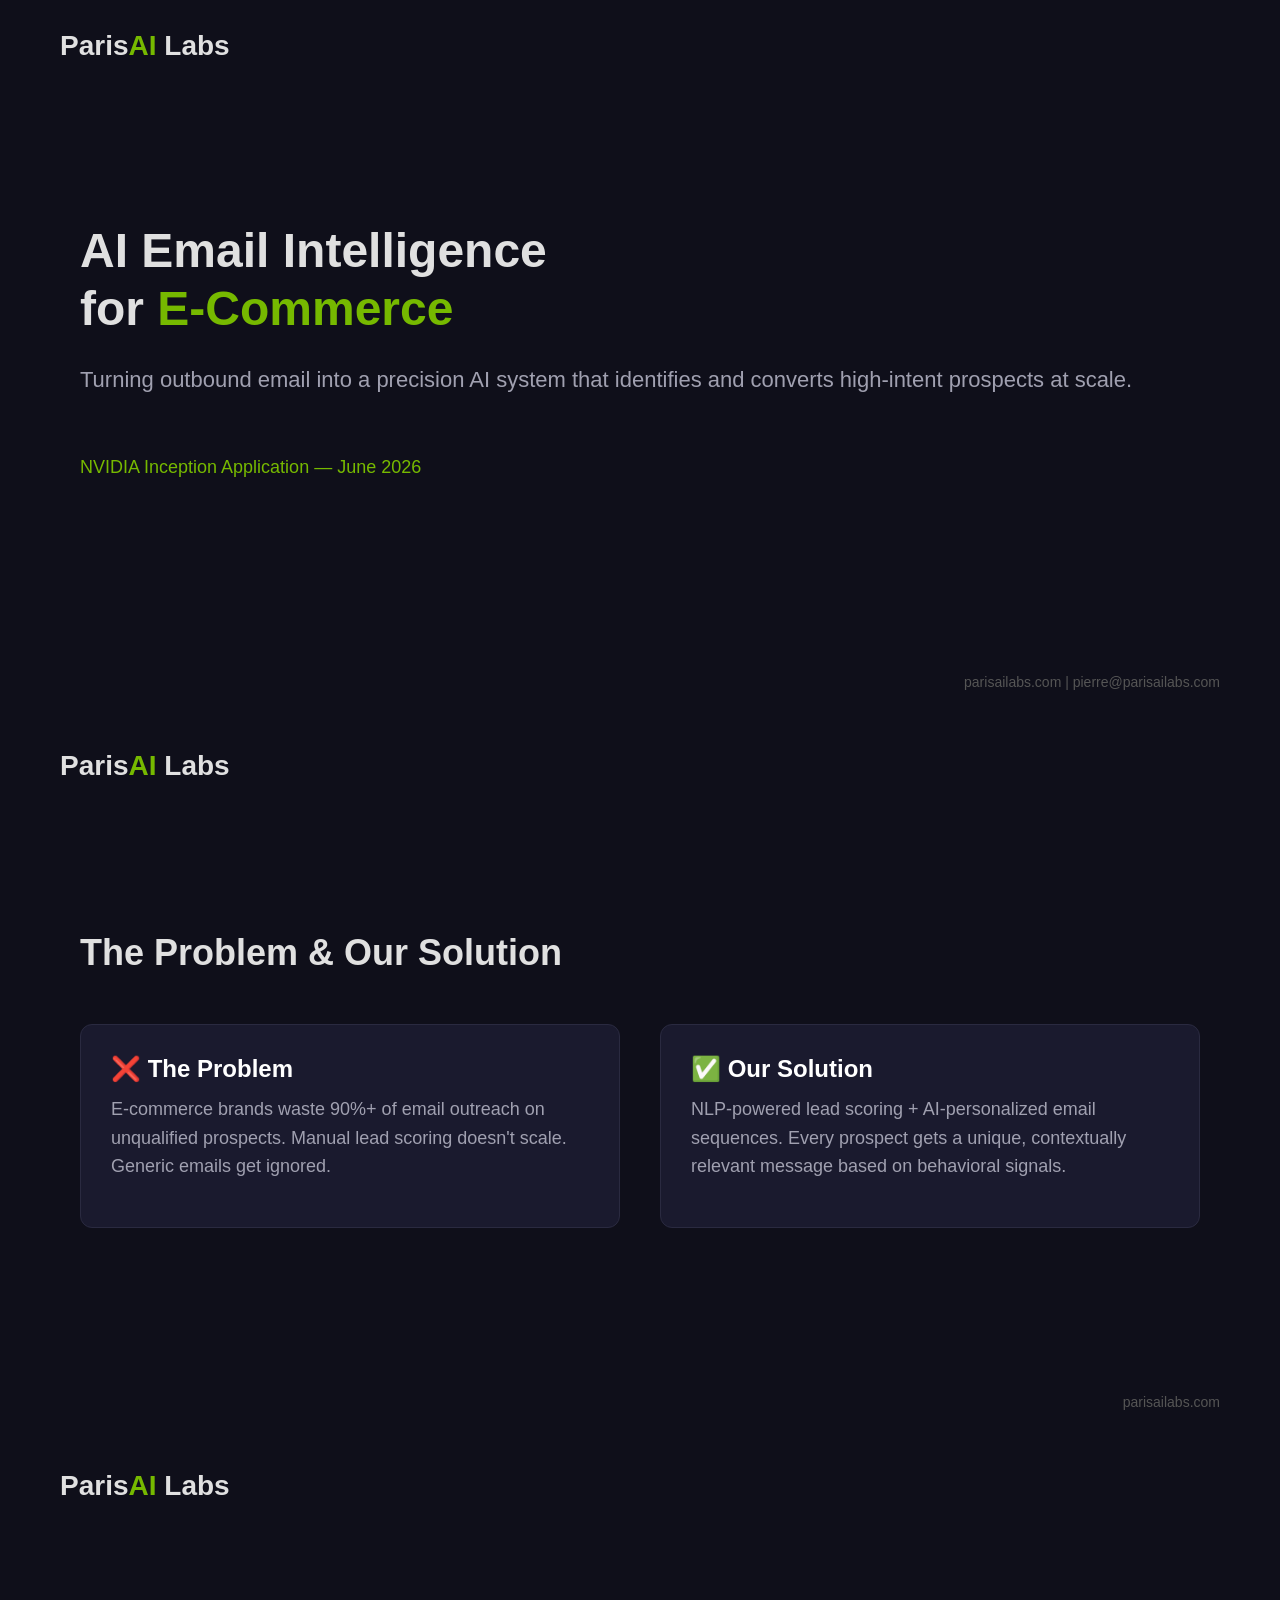
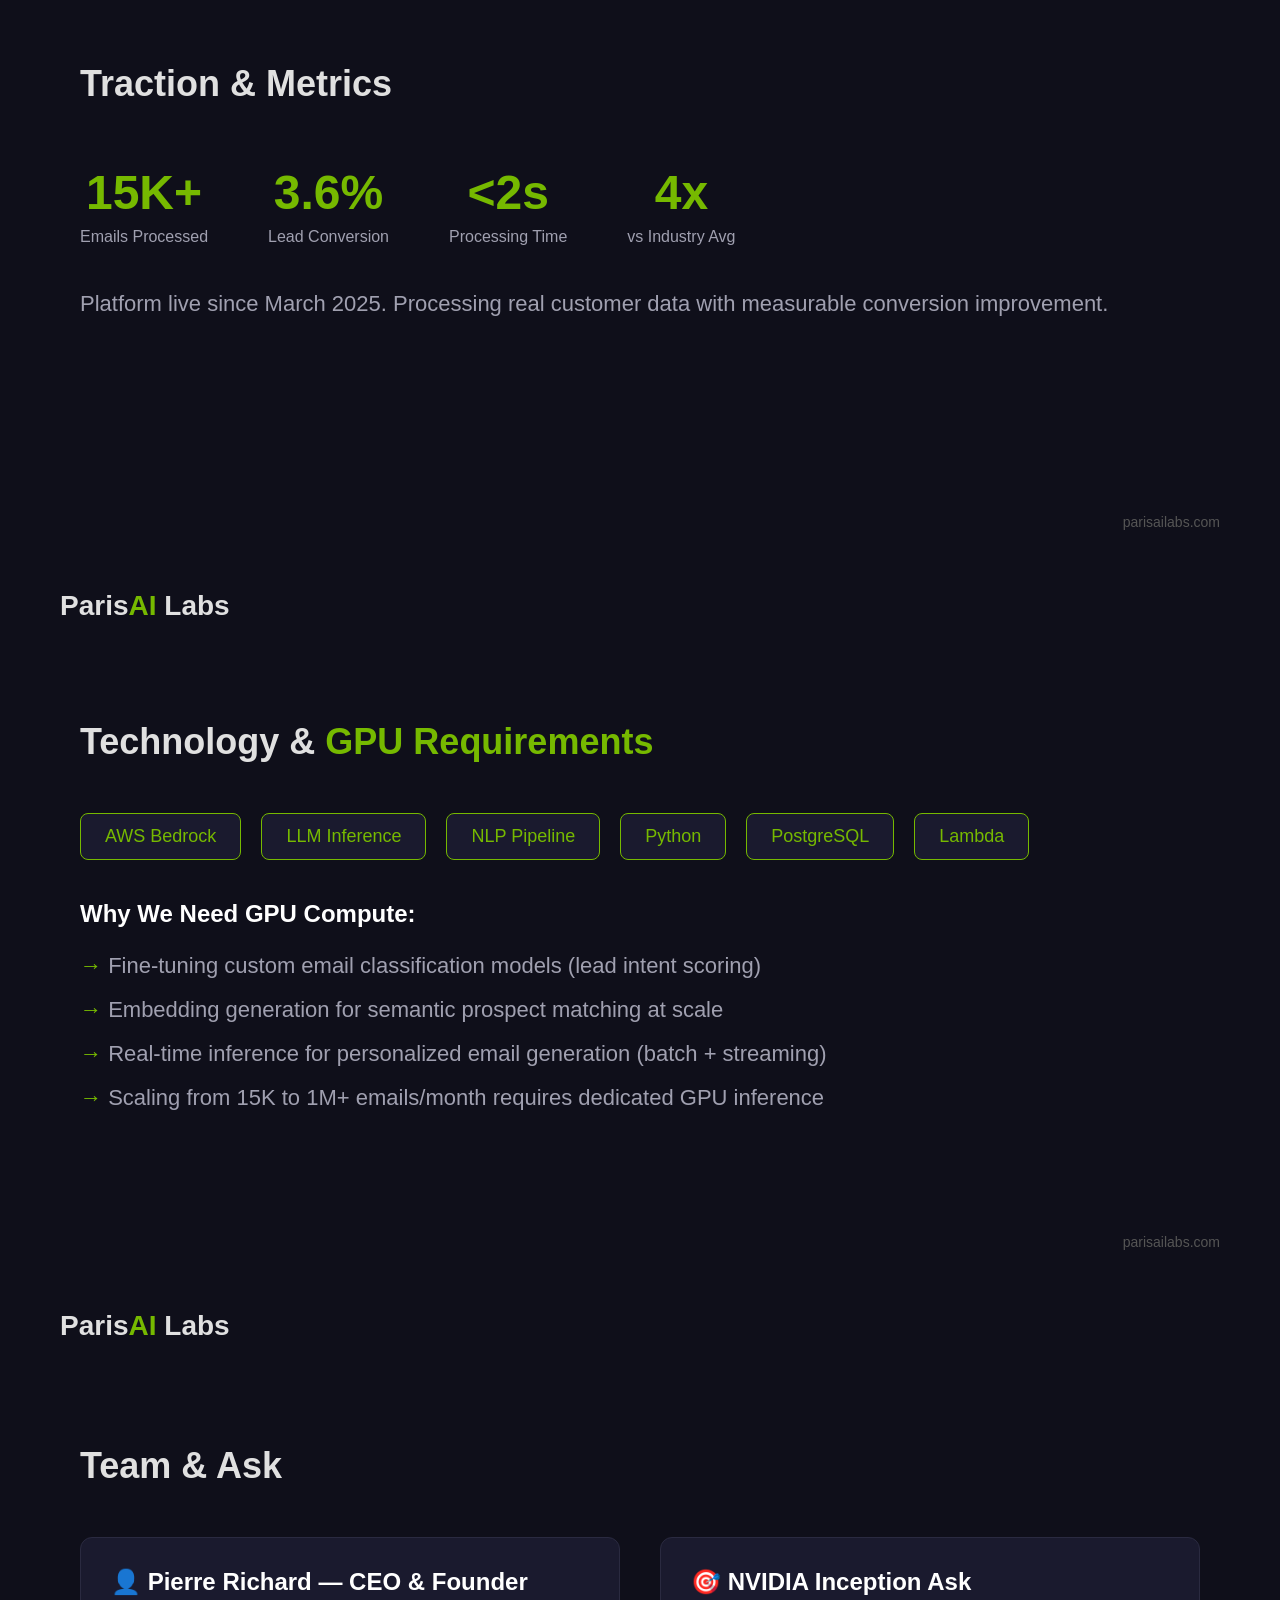
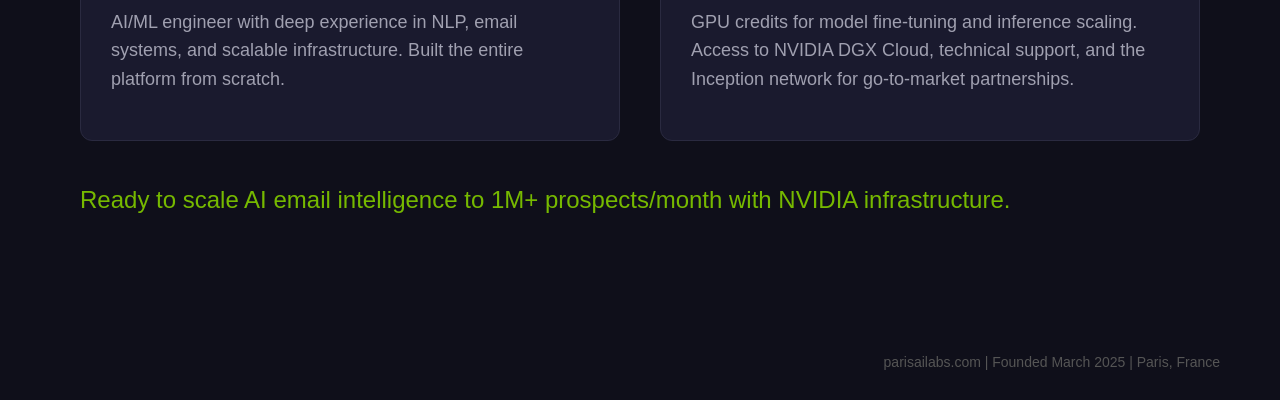
<file: pitch-deck.html>
<!DOCTYPE html>
<html lang="en">
<head>
<meta charset="utf-8">
<meta name="viewport" content="width=device-width, initial-scale=1.0">
<title>ParisAI Labs — NVIDIA Inception Pitch</title>
<meta name="description" content="ParisAI Labs investor and NVIDIA Inception pitch deck — AI-powered email intelligence for e-commerce, built on AWS Bedrock.">
<meta name="author" content="Pierre Richard">
<meta name="robots" content="index, follow">
<link rel="canonical" href="https://parisai.click/pitch-deck.html">
<meta property="og:title" content="ParisAI Labs — NVIDIA Inception Pitch">
<meta property="og:description" content="ParisAI Labs investor and NVIDIA Inception pitch deck — AI-powered email intelligence for e-commerce, built on AWS Bedrock.">
<meta property="og:type" content="website">
<meta property="og:url" content="https://parisai.click/pitch-deck.html">
<meta property="og:site_name" content="ParisAI Labs">
<meta property="og:locale" content="en_US">
<meta property="og:image" content="https://parisai.click/og.png">
<meta property="og:image:width" content="1200">
<meta property="og:image:height" content="630">
<meta name="twitter:card" content="summary_large_image">
<meta name="twitter:image" content="https://parisai.click/og.png">
<style>
  @page { size: landscape; margin: 0; }
  * { margin: 0; padding: 0; box-sizing: border-box; }
  body { font-family: -apple-system, BlinkMacSystemFont, 'Segoe UI', sans-serif; }
  .slide { width: 1280px; height: 720px; padding: 60px 80px; page-break-after: always; position: relative; display: flex; flex-direction: column; justify-content: center; }
  .slide:last-child { page-break-after: avoid; }
  .dark { background: #0f0f1a; color: #e0e0e0; }
  .accent { color: #76b900; }
  h1 { font-size: 48px; font-weight: 800; margin-bottom: 24px; line-height: 1.2; }
  h2 { font-size: 36px; font-weight: 700; margin-bottom: 20px; }
  p { font-size: 22px; line-height: 1.6; color: #a0a0b0; margin-bottom: 16px; }
  .big-number { font-size: 64px; font-weight: 800; color: #76b900; }
  .grid { display: grid; grid-template-columns: 1fr 1fr; gap: 40px; margin-top: 30px; }
  .grid-item { background: #1a1a2e; border-radius: 12px; padding: 30px; border: 1px solid #2a2a40; }
  .grid-item h3 { font-size: 24px; margin-bottom: 12px; color: #fff; }
  .grid-item p { font-size: 18px; }
  .stats-row { display: flex; gap: 60px; margin-top: 40px; }
  .stat { text-align: center; }
  .stat .num { font-size: 48px; font-weight: 800; color: #76b900; }
  .stat .label { font-size: 16px; color: #a0a0b0; margin-top: 8px; }
  .tech-stack { display: flex; gap: 20px; flex-wrap: wrap; margin-top: 30px; }
  .tech-stack span { padding: 12px 24px; background: #1a1a2e; border: 1px solid #76b900; border-radius: 8px; font-size: 18px; color: #76b900; }
  .footer { position: absolute; bottom: 30px; right: 60px; font-size: 14px; color: #555; }
  .logo { font-size: 28px; font-weight: 700; position: absolute; top: 30px; left: 60px; }
  .logo span { color: #76b900; }
  ul { font-size: 22px; line-height: 2; color: #a0a0b0; list-style: none; }
  ul li::before { content: "→ "; color: #76b900; font-weight: 700; }
</style>
</head>
<body>

<!-- SLIDE 1: Title -->
<div class="slide dark">
  <div class="logo">Paris<span>AI</span> Labs</div>
  <h1>AI Email Intelligence<br>for <span class="accent">E-Commerce</span></h1>
  <p>Turning outbound email into a precision AI system that identifies and converts high-intent prospects at scale.</p>
  <p style="margin-top: 40px; color: #76b900; font-size: 18px;">NVIDIA Inception Application — June 2026</p>
  <div class="footer">parisailabs.com | pierre@parisailabs.com</div>
</div>

<!-- SLIDE 2: Problem + Solution -->
<div class="slide dark">
  <div class="logo">Paris<span>AI</span> Labs</div>
  <h2>The Problem & Our Solution</h2>
  <div class="grid">
    <div class="grid-item">
      <h3>❌ The Problem</h3>
      <p>E-commerce brands waste 90%+ of email outreach on unqualified prospects. Manual lead scoring doesn't scale. Generic emails get ignored.</p>
    </div>
    <div class="grid-item">
      <h3>✅ Our Solution</h3>
      <p>NLP-powered lead scoring + AI-personalized email sequences. Every prospect gets a unique, contextually relevant message based on behavioral signals.</p>
    </div>
  </div>
  <div class="footer">parisailabs.com</div>
</div>

<!-- SLIDE 3: Traction -->
<div class="slide dark">
  <div class="logo">Paris<span>AI</span> Labs</div>
  <h2>Traction & Metrics</h2>
  <div class="stats-row">
    <div class="stat">
      <div class="num">15K+</div>
      <div class="label">Emails Processed</div>
    </div>
    <div class="stat">
      <div class="num">3.6%</div>
      <div class="label">Lead Conversion</div>
    </div>
    <div class="stat">
      <div class="num">&lt;2s</div>
      <div class="label">Processing Time</div>
    </div>
    <div class="stat">
      <div class="num">4x</div>
      <div class="label">vs Industry Avg</div>
    </div>
  </div>
  <p style="margin-top: 40px;">Platform live since March 2025. Processing real customer data with measurable conversion improvement.</p>
  <div class="footer">parisailabs.com</div>
</div>

<!-- SLIDE 4: Technology + GPU Need -->
<div class="slide dark">
  <div class="logo">Paris<span>AI</span> Labs</div>
  <h2>Technology & <span class="accent">GPU Requirements</span></h2>
  <div class="tech-stack">
    <span>AWS Bedrock</span>
    <span>LLM Inference</span>
    <span>NLP Pipeline</span>
    <span>Python</span>
    <span>PostgreSQL</span>
    <span>Lambda</span>
  </div>
  <div style="margin-top: 40px;">
    <h3 style="font-size: 24px; margin-bottom: 16px; color: #fff;">Why We Need GPU Compute:</h3>
    <ul>
      <li>Fine-tuning custom email classification models (lead intent scoring)</li>
      <li>Embedding generation for semantic prospect matching at scale</li>
      <li>Real-time inference for personalized email generation (batch + streaming)</li>
      <li>Scaling from 15K to 1M+ emails/month requires dedicated GPU inference</li>
    </ul>
  </div>
  <div class="footer">parisailabs.com</div>
</div>

<!-- SLIDE 5: Team + Ask -->
<div class="slide dark">
  <div class="logo">Paris<span>AI</span> Labs</div>
  <h2>Team & Ask</h2>
  <div class="grid">
    <div class="grid-item">
      <h3>👤 Pierre Richard — CEO & Founder</h3>
      <p>AI/ML engineer with deep experience in NLP, email systems, and scalable infrastructure. Built the entire platform from scratch.</p>
    </div>
    <div class="grid-item">
      <h3>🎯 NVIDIA Inception Ask</h3>
      <p>GPU credits for model fine-tuning and inference scaling. Access to NVIDIA DGX Cloud, technical support, and the Inception network for go-to-market partnerships.</p>
    </div>
  </div>
  <p style="margin-top: 40px; font-size: 24px; color: #76b900;">Ready to scale AI email intelligence to 1M+ prospects/month with NVIDIA infrastructure.</p>
  <div class="footer">parisailabs.com | Founded March 2025 | Paris, France</div>
</div>

</body>
</html>
</file>
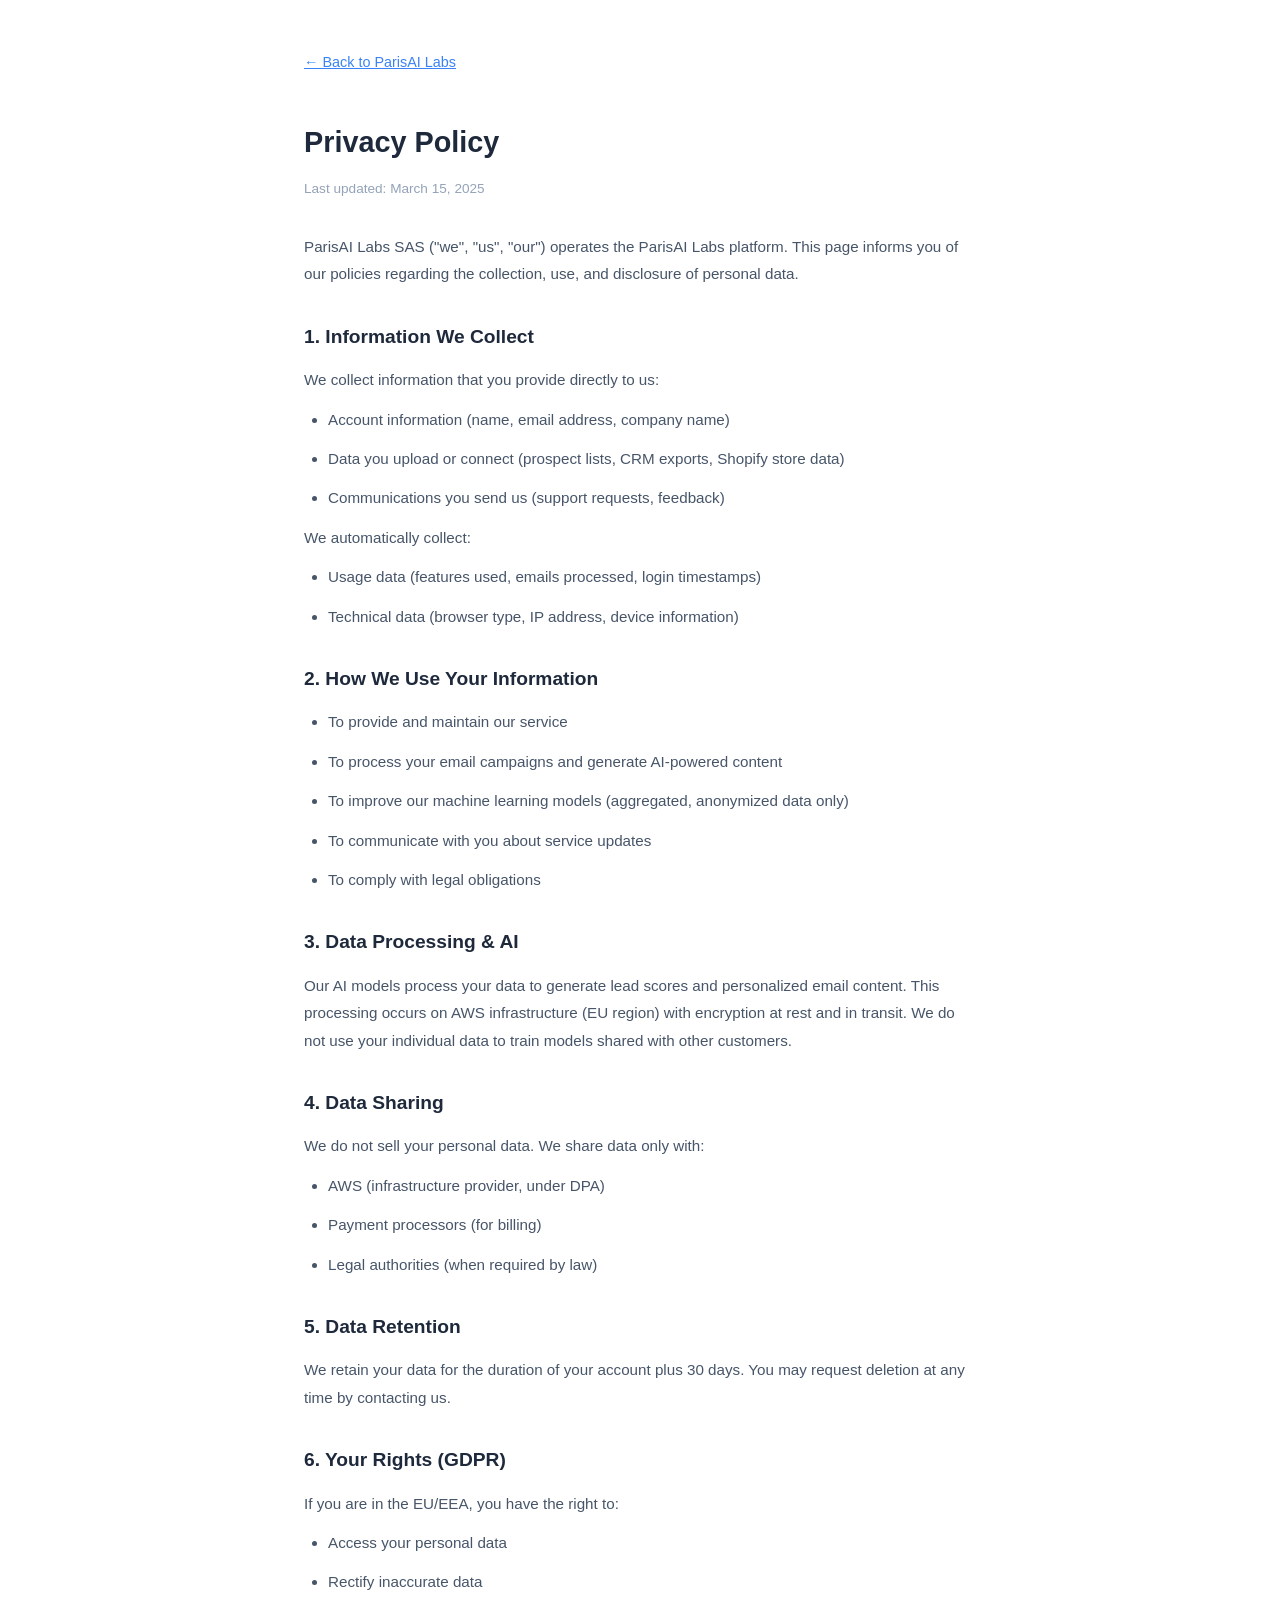
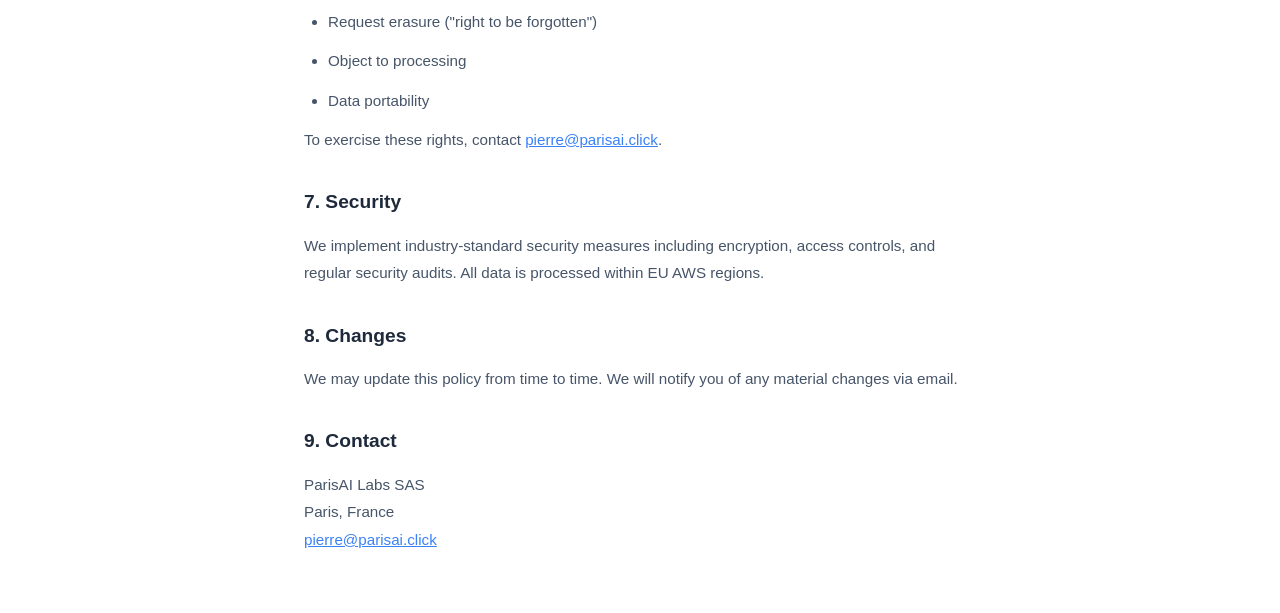
<file: privacy.html>
<!DOCTYPE html>
<html lang="en">
<head>
  <meta charset="UTF-8">
  <meta name="viewport" content="width=device-width, initial-scale=1.0">
  <title>Privacy Policy — ParisAI Labs</title>
  <meta name="description" content="How ParisAI Labs collects, processes, and protects personal data under GDPR. Your rights and how to exercise them.">
  <meta name="author" content="Pierre Richard">
  <meta name="robots" content="index, follow">
  <link rel="canonical" href="https://parisai.click/privacy.html">
  <meta property="og:title" content="Privacy Policy — ParisAI Labs">
  <meta property="og:description" content="How ParisAI Labs collects, processes, and protects personal data under GDPR.">
  <meta property="og:type" content="website">
  <meta property="og:url" content="https://parisai.click/privacy.html">
  <meta property="og:site_name" content="ParisAI Labs">
  <meta property="og:locale" content="en_US">
  <meta property="og:image" content="https://parisai.click/og.png">
  <meta property="og:image:width" content="1200">
  <meta property="og:image:height" content="630">
  <meta name="twitter:card" content="summary_large_image">
  <meta name="twitter:image" content="https://parisai.click/og.png">
  <style>
    * { margin: 0; padding: 0; box-sizing: border-box; }
    body { font-family: -apple-system, BlinkMacSystemFont, 'Inter', sans-serif; color: #334155; line-height: 1.8; background: #fff; padding: 48px 24px; max-width: 720px; margin: 0 auto; }
    h1 { font-size: 1.8rem; margin-bottom: 8px; color: #1e293b; }
    h2 { font-size: 1.2rem; margin: 32px 0 12px; color: #1e293b; }
    p, li { font-size: 0.95rem; margin-bottom: 12px; color: #475569; }
    ul { padding-left: 24px; }
    a { color: #3b82f6; }
    .updated { font-size: 0.85rem; color: #94a3b8; margin-bottom: 32px; }
    nav { margin-bottom: 40px; }
    nav a { color: #3b82f6; font-size: 0.9rem; }
  </style>
</head>
<body>
  <nav><a href="/">← Back to ParisAI Labs</a></nav>
  <h1>Privacy Policy</h1>
  <p class="updated">Last updated: March 15, 2025</p>

  <p>ParisAI Labs SAS ("we", "us", "our") operates the ParisAI Labs platform. This page informs you of our policies regarding the collection, use, and disclosure of personal data.</p>

  <h2>1. Information We Collect</h2>
  <p>We collect information that you provide directly to us:</p>
  <ul>
    <li>Account information (name, email address, company name)</li>
    <li>Data you upload or connect (prospect lists, CRM exports, Shopify store data)</li>
    <li>Communications you send us (support requests, feedback)</li>
  </ul>
  <p>We automatically collect:</p>
  <ul>
    <li>Usage data (features used, emails processed, login timestamps)</li>
    <li>Technical data (browser type, IP address, device information)</li>
  </ul>

  <h2>2. How We Use Your Information</h2>
  <ul>
    <li>To provide and maintain our service</li>
    <li>To process your email campaigns and generate AI-powered content</li>
    <li>To improve our machine learning models (aggregated, anonymized data only)</li>
    <li>To communicate with you about service updates</li>
    <li>To comply with legal obligations</li>
  </ul>

  <h2>3. Data Processing & AI</h2>
  <p>Our AI models process your data to generate lead scores and personalized email content. This processing occurs on AWS infrastructure (EU region) with encryption at rest and in transit. We do not use your individual data to train models shared with other customers.</p>

  <h2>4. Data Sharing</h2>
  <p>We do not sell your personal data. We share data only with:</p>
  <ul>
    <li>AWS (infrastructure provider, under DPA)</li>
    <li>Payment processors (for billing)</li>
    <li>Legal authorities (when required by law)</li>
  </ul>

  <h2>5. Data Retention</h2>
  <p>We retain your data for the duration of your account plus 30 days. You may request deletion at any time by contacting us.</p>

  <h2>6. Your Rights (GDPR)</h2>
  <p>If you are in the EU/EEA, you have the right to:</p>
  <ul>
    <li>Access your personal data</li>
    <li>Rectify inaccurate data</li>
    <li>Request erasure ("right to be forgotten")</li>
    <li>Object to processing</li>
    <li>Data portability</li>
  </ul>
  <p>To exercise these rights, contact <a href="mailto:pierre@parisai.click">pierre@parisai.click</a>.</p>

  <h2>7. Security</h2>
  <p>We implement industry-standard security measures including encryption, access controls, and regular security audits. All data is processed within EU AWS regions.</p>

  <h2>8. Changes</h2>
  <p>We may update this policy from time to time. We will notify you of any material changes via email.</p>

  <h2>9. Contact</h2>
  <p>ParisAI Labs SAS<br>Paris, France<br><a href="mailto:pierre@parisai.click">pierre@parisai.click</a></p>
</body>
</html>
</file>
<file: assets/site.css>
/* ParisAI Labs — shared site CSS.
   Lifted from / index.html to keep all subpages visually consistent.
   Single file, no build step, deployable as static asset. */

:root {
  --primary: #1e293b;
  --accent: #3b82f6;
  --accent-hover: #2563eb;
  --text: #334155;
  --text-light: #64748b;
  --bg: #ffffff;
  --bg-alt: #f8fafc;
  --border: #e2e8f0;
  --radius: 8px;
}

* { margin: 0; padding: 0; box-sizing: border-box; }
body {
  font-family: -apple-system, BlinkMacSystemFont, 'Inter', 'Segoe UI', sans-serif;
  color: var(--text);
  line-height: 1.7;
  background: var(--bg);
}
.container { max-width: 1080px; margin: 0 auto; padding: 0 24px; }
a { color: var(--accent); text-decoration: none; }
a:hover { text-decoration: underline; }

/* Nav */
nav {
  padding: 16px 0;
  border-bottom: 1px solid var(--border);
  position: sticky; top: 0;
  background: rgba(255,255,255,0.95);
  backdrop-filter: blur(8px);
  z-index: 100;
}
nav .container { display: flex; justify-content: space-between; align-items: center; }
.logo { font-size: 1.25rem; font-weight: 700; color: var(--primary); }
.logo span { color: var(--accent); }
.nav-links { display: flex; gap: 28px; font-size: 0.9rem; }
.nav-links a { color: var(--text-light); }
.nav-links a:hover { color: var(--accent); text-decoration: none; }

/* Pill / chip */
.pill {
  display: inline-flex; align-items: center; gap: 6px;
  padding: 4px 12px; border-radius: 999px;
  font-size: 0.78rem; color: var(--text-light);
  background: var(--bg-alt); border: 1px solid var(--border);
}
.pill.accent { background: #eff6ff; border-color: #bfdbfe; color: var(--accent); font-weight: 600; }

/* Buttons */
.btn {
  display: inline-block;
  background: var(--accent);
  color: #fff !important;
  padding: 12px 28px;
  border-radius: var(--radius);
  font-weight: 600;
  font-size: 0.95rem;
  transition: background 0.2s;
}
.btn:hover { background: var(--accent-hover); text-decoration: none; }
.btn-outline {
  background: transparent;
  border: 1.5px solid var(--border);
  color: var(--text) !important;
  margin-left: 12px;
}
.btn-outline:hover { border-color: var(--accent); color: var(--accent) !important; }

/* Generic article body */
article.post {
  max-width: 720px;
  margin: 0 auto;
  padding: 56px 24px 80px;
}
article.post h1 {
  font-size: 2.1rem;
  line-height: 1.2;
  color: var(--primary);
  margin-bottom: 12px;
}
article.post h2 {
  font-size: 1.35rem;
  color: var(--primary);
  margin: 32px 0 12px;
}
article.post h3 {
  font-size: 1.05rem;
  color: var(--primary);
  margin: 24px 0 8px;
}
article.post p {
  font-size: 1rem;
  margin-bottom: 16px;
  color: var(--text);
}
article.post ul, article.post ol {
  padding-left: 22px;
  margin-bottom: 16px;
}
article.post li { margin-bottom: 8px; }
article.post code {
  background: var(--bg-alt);
  padding: 2px 6px;
  border-radius: 4px;
  font-family: 'SF Mono', 'Fira Code', monospace;
  font-size: 0.88em;
}
article.post pre {
  background: var(--bg-alt);
  border: 1px solid var(--border);
  padding: 16px 20px;
  border-radius: var(--radius);
  overflow-x: auto;
  margin-bottom: 20px;
}
article.post pre code { background: transparent; padding: 0; font-size: 0.86rem; }
article.post .post-meta {
  font-size: 0.85rem;
  color: var(--text-light);
  margin-bottom: 24px;
}
article.post blockquote {
  border-left: 3px solid var(--accent);
  padding-left: 16px;
  margin: 16px 0;
  color: var(--text-light);
  font-style: italic;
}

/* Post list (blog index, case-studies index, research index) */
.post-list { display: grid; gap: 20px; }
.post-card {
  display: block;
  background: var(--bg-alt);
  border: 1px solid var(--border);
  border-radius: var(--radius);
  padding: 24px;
  color: inherit !important;
  text-decoration: none !important;
  transition: border-color 0.15s, transform 0.15s;
}
.post-card:hover { border-color: var(--accent); transform: translateY(-2px); }
.post-card .meta {
  font-size: 0.78rem;
  color: var(--text-light);
  text-transform: uppercase;
  letter-spacing: 0.05em;
  margin-bottom: 6px;
}
.post-card h3 {
  font-size: 1.1rem;
  color: var(--primary);
  margin-bottom: 6px;
}
.post-card p {
  font-size: 0.92rem;
  color: var(--text-light);
}

/* Pricing */
.tier-grid { display: grid; grid-template-columns: repeat(3, 1fr); gap: 24px; margin-top: 32px; }
.tier {
  background: var(--bg-alt);
  border: 1px solid var(--border);
  border-radius: var(--radius);
  padding: 28px;
  display: flex;
  flex-direction: column;
}
.tier.featured { border-color: var(--accent); background: #eff6ff; }
.tier h3 { font-size: 1.1rem; color: var(--primary); }
.tier .price { font-size: 2rem; font-weight: 800; color: var(--primary); margin: 8px 0; }
.tier .price small { font-size: 0.9rem; color: var(--text-light); font-weight: 400; }
.tier ul { list-style: none; padding: 0; margin: 16px 0; flex: 1; }
.tier li { font-size: 0.92rem; color: var(--text); padding: 6px 0; border-bottom: 1px dashed var(--border); }
.tier li:last-child { border-bottom: none; }
.tier .btn { width: 100%; text-align: center; }

/* Footer */
footer { padding: 40px 0; border-top: 1px solid var(--border); margin-top: 60px; }
.footer-grid { display: grid; grid-template-columns: 2fr 1fr 1fr 1fr; gap: 40px; }
.footer-col h4 {
  font-size: 0.85rem;
  font-weight: 600;
  margin-bottom: 12px;
  text-transform: uppercase;
  letter-spacing: 0.05em;
  color: var(--text-light);
}
.footer-col a { display: block; font-size: 0.9rem; color: var(--text-light); margin-bottom: 8px; }
.footer-col p { font-size: 0.85rem; color: var(--text-light); }
.copyright {
  text-align: center; margin-top: 40px; padding-top: 24px;
  border-top: 1px solid var(--border);
  font-size: 0.8rem; color: var(--text-light);
}

@media (max-width: 768px) {
  .footer-grid, .tier-grid { grid-template-columns: 1fr; }
  .nav-links { display: none; }
  article.post h1 { font-size: 1.6rem; }
}
</file>
